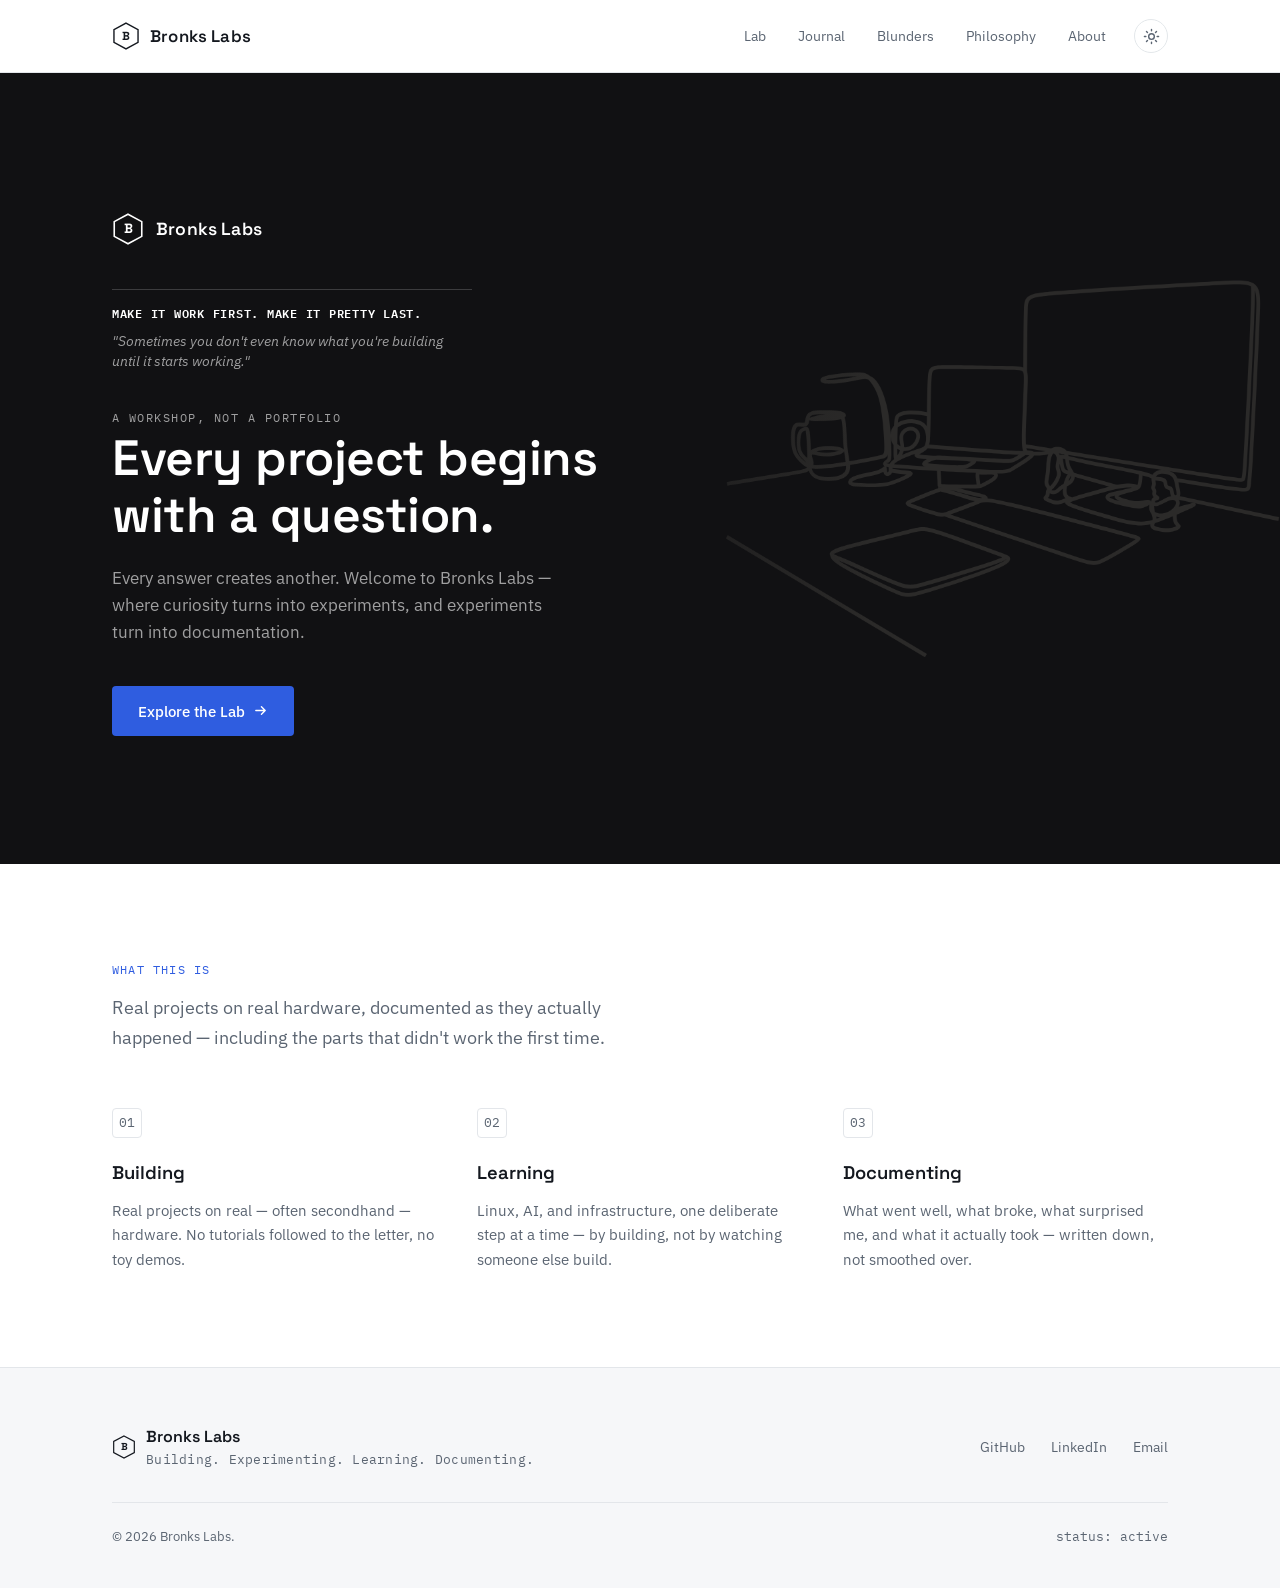
<file: index.html>
<!DOCTYPE html>
<html lang="en">
<head>
<script>(function(){var t=localStorage.getItem("theme");var d=window.matchMedia("(prefers-color-scheme: dark)").matches;document.documentElement.setAttribute("data-theme", t || (d?"dark":"light"));})();</script>
<meta charset="UTF-8">
<meta name="viewport" content="width=device-width, initial-scale=1.0">
<title>Bronks Labs — Every project begins with a question.</title>
<meta name="description" content="Bronks Labs is a workshop, not a portfolio. Building, learning, and documenting real technical projects.">
<meta property="og:title" content="Bronks Labs">
<meta property="og:description" content="Every project begins with a question. A workshop, not a portfolio.">
<meta property="og:image" content="assets/logo/og-banner.png">
<meta property="og:type" content="website">
<link rel="preconnect" href="https://fonts.googleapis.com">
<link rel="preconnect" href="https://fonts.gstatic.com" crossorigin>
<link href="https://fonts.googleapis.com/css2?family=Space+Grotesk:wght@400;500;600;700&family=IBM+Plex+Sans:wght@400;500;600&family=IBM+Plex+Mono:wght@400;500&display=swap" rel="stylesheet">
<link rel="stylesheet" href="css/styles.css?v=2">
<link rel="icon" type="image/x-icon" href="assets/favicon/favicon.ico">
<link rel="icon" type="image/png" sizes="32x32" href="assets/favicon/favicon-32x32.png">
<link rel="icon" type="image/png" sizes="16x16" href="assets/favicon/favicon-16x16.png">
<link rel="apple-touch-icon" sizes="180x180" href="assets/favicon/apple-touch-icon.png">
<link rel="manifest" href="site.webmanifest">
<style>
  /* ---------- Hero ---------- */
  .hero{
    position: relative;
    background: var(--hero-dark) url('assets/images/hero-lineart.png') right center / contain no-repeat;
    color: #fff;
    overflow: hidden;
    padding: 140px 0 128px;
    min-height: 560px;
    display: flex;
    align-items: center;
  }
  .hero::before{
    content: '';
    position: absolute; inset: 0;
    background: linear-gradient(90deg, rgba(17,17,19,0.96) 0%, rgba(17,17,19,0.82) 42%, transparent 68%);
  }
  .hero-inner{ position: relative; z-index: 2; width: 100%; }
  .hero-logo{
    display:flex; align-items:center; gap: 12px; margin-bottom: 44px;
    opacity: 0; animation: fadeUp 0.7s ease forwards 0.15s;
  }
  .hero-logo .hex{ width: 32px; height: 32px; }
  .hero-logo .hex polygon{ stroke: #fff; }
  .hero-logo .hex text{ fill: #fff; }
  .hero-logo span{ font-family: var(--font-display); font-weight: 600; font-size: 1.1rem; letter-spacing: 0.01em; }
  .eyebrow{
    font-family: var(--font-mono); font-size: 0.78rem; letter-spacing: 0.12em;
    text-transform: uppercase; color: var(--hero-text-dim); margin-bottom: 24px;
    opacity: 0; animation: fadeUp 0.7s ease forwards 0.3s;
  }
  h1{
    font-family: var(--font-display); font-weight: 600; font-size: clamp(2rem, 4.4vw, 3.1rem);
    line-height: 1.15; letter-spacing: -0.01em; max-width: 520px;
    opacity: 0; animation: fadeUp 0.7s ease forwards 0.45s;
  }
  .hero-sub{
    margin-top: 22px; font-size: 1.05rem; color: var(--hero-text-dim); max-width: 440px;
    opacity: 0; animation: fadeUp 0.7s ease forwards 0.6s;
  }
  @keyframes fadeUp{ from{ opacity: 0; transform: translateY(10px); } to{ opacity: 1; transform: translateY(0); } }
  .cta{
    display:inline-flex; align-items:center; gap: 8px; margin-top: 40px; padding: 13px 26px;
    background: var(--blue); color: #fff; font-family: var(--font-body); font-weight: 500; font-size: 0.95rem;
    border-radius: 4px; transition: transform 0.15s ease, background 0.15s ease;
    opacity: 0; animation: fadeUp 0.7s ease forwards 0.75s;
  }
  .cta:hover{ background: #2650c9; transform: translateY(-1px); }
  .cta svg{ width: 15px; height: 15px; transition: transform 0.15s ease; }
  .cta:hover svg{ transform: translateX(3px); }
  @media (prefers-reduced-motion: reduce){
    .hero-logo, .eyebrow, h1, .hero-sub, .cta{ animation: none; opacity: 1; }
  }
  @media (max-width: 640px){
    .hero{ padding: 104px 0 88px; min-height: 460px; }
    .hero::before{ background: linear-gradient(180deg, rgba(17,17,19,0.75) 0%, rgba(17,17,19,0.92) 60%, rgba(17.17.19,0.96) 100%); }
  }

  /* ---------- Triad section ---------- */
  .triad{ padding: 96px 0; border-bottom: 1px solid var(--border); }
  .triad-head{ max-width: 560px; margin-bottom: 56px; }
  .triad-head .label{
    font-family: var(--font-mono); font-size: 0.75rem; letter-spacing: 0.1em; text-transform: uppercase;
    color: var(--blue); margin-bottom: 14px; display:block;
  }
  .triad-head p{ font-size: 1.15rem; color: var(--ink-muted); }
  .triad-grid{ display:grid; grid-template-columns: repeat(3, 1fr); gap: 40px; }
  @media (max-width: 760px){ .triad-grid{ grid-template-columns: 1fr; gap: 36px; } }
  .triad-item .num{
    font-family: var(--font-mono); font-size: 0.8rem; color: var(--ink-muted); border: 1px solid var(--border);
    width: 30px; height: 30px; border-radius: 4px; display:flex; align-items:center; justify-content:center; margin-bottom: 20px;
  }
  .triad-item h3{ font-family: var(--font-display); font-size: 1.15rem; font-weight: 600; margin-bottom: 10px; }
  .triad-item p{ color: var(--ink-muted); font-size: 0.96rem; }
</style>
</head>
<body>

<header class="nav">
  <div class="wrap nav-inner">
    <a class="brand" href="index.html">
      <svg class="hex" viewBox="0 0 100 100" xmlns="http://www.w3.org/2000/svg">
        <polygon points="50,4 93,27 93,73 50,96 7,73 7,27" fill="none" stroke="currentColor" stroke-width="5"/>
        <text x="50" y="63" text-anchor="middle" font-family="Space Grotesk, sans-serif" font-weight="700" font-size="42" fill="currentColor">B</text>
      </svg>
      Bronks Labs
    </a>
    <div class="nav-right">
    <nav class="links">
      <a href="lab.html">Lab</a>
      <a href="journal.html">Journal</a>
        <a href="blunders.html">Blunders</a>
      <a href="philosophy.html">Philosophy</a>
      <a href="about.html">About</a>
    </nav>
      <button class="theme-toggle" onclick="toggleTheme()" aria-label="Toggle dark mode">
        <svg class="icon-sun" viewBox="0 0 24 24" fill="none" stroke="currentColor" stroke-width="2" stroke-linecap="round"><circle cx="12" cy="12" r="4"/><path d="M12 2v2M12 20v2M4.93 4.93l1.41 1.41M17.66 17.66l1.41 1.41M2 12h2M20 12h2M6.34 17.66l-1.41 1.41M19.07 4.93l-1.41 1.41"/></svg>
        <svg class="icon-moon" viewBox="0 0 24 24" fill="none" stroke="currentColor" stroke-width="2" stroke-linecap="round"><path d="M21 12.79A9 9 0 1 1 11.21 3 7 7 0 0 0 21 12.79z"/></svg>
      </button>
    </div>
  </div>
</header>

<section class="hero">
  <div class="wrap hero-inner">
    <div class="hero-logo">
      <svg class="hex" viewBox="0 0 100 100" xmlns="http://www.w3.org/2000/svg">
        <polygon points="50,4 93,27 93,73 50,96 7,73 7,27" fill="none" stroke="#fff" stroke-width="5"/>
        <text x="50" y="63" text-anchor="middle" font-family="Space Grotesk, sans-serif" font-weight="700" font-size="42" fill="#fff">B</text>
      </svg>
      <span>Bronks Labs</span>
    </div>
    <div class="brand-signature">
      <div class="motto">Make it work first. Make it pretty last.</div>
      <div class="quote">"Sometimes you don't even know what you're building until it starts working."</div>
    </div>
    <span class="eyebrow">A workshop, not a portfolio</span>
    <h1>Every project begins with a question.</h1>
    <p class="hero-sub">Every answer creates another. Welcome to Bronks Labs — where curiosity turns into experiments, and experiments turn into documentation.</p>
    <a class="cta" href="lab.html">
      Explore the Lab
      <svg viewBox="0 0 16 16" fill="none" xmlns="http://www.w3.org/2000/svg">
        <path d="M3 8H13M13 8L9 4M13 8L9 12" stroke="currentColor" stroke-width="1.5" stroke-linecap="round" stroke-linejoin="round"/>
      </svg>
    </a>
  </div>
</section>

<section class="triad">
  <div class="wrap">
    <div class="triad-head">
      <span class="label">What this is</span>
      <p>Real projects on real hardware, documented as they actually happened — including the parts that didn't work the first time.</p>
    </div>
    <div class="triad-grid">
      <div class="triad-item">
        <div class="num">01</div>
        <h3>Building</h3>
        <p>Real projects on real — often secondhand — hardware. No tutorials followed to the letter, no toy demos.</p>
      </div>
      <div class="triad-item">
        <div class="num">02</div>
        <h3>Learning</h3>
        <p>Linux, AI, and infrastructure, one deliberate step at a time — by building, not by watching someone else build.</p>
      </div>
      <div class="triad-item">
        <div class="num">03</div>
        <h3>Documenting</h3>
        <p>What went well, what broke, what surprised me, and what it actually took — written down, not smoothed over.</p>
      </div>
    </div>
  </div>
</section>

<footer>
  <div class="wrap">
    <div class="footer-top">
      <div class="footer-brand">
        <svg class="hex" viewBox="0 0 100 100" xmlns="http://www.w3.org/2000/svg">
          <polygon points="50,4 93,27 93,73 50,96 7,73 7,27" fill="none" stroke="currentColor" stroke-width="5"/>
          <text x="50" y="63" text-anchor="middle" font-family="Space Grotesk, sans-serif" font-weight="700" font-size="42" fill="currentColor">B</text>
        </svg>
        <div>
          <div class="footer-brand-text">Bronks Labs</div>
          <div class="footer-tagline">Building. Experimenting. Learning. Documenting.</div>
        </div>
      </div>
      <div class="footer-links">
        <a href="https://github.com/" target="_blank" rel="noopener">GitHub</a>
        <a href="https://linkedin.com/" target="_blank" rel="noopener">LinkedIn</a>
        <a href="mailto:marcin.j.korol@gmail.com">Email</a>
      </div>
    </div>
    <div class="footer-bottom">
      <span>&copy; 2026 Bronks Labs.</span>
      <span class="mono">status: active</span>
    </div>
  </div>
</footer>

<script src="theme.js"></script>
</body>
</html>
</file>
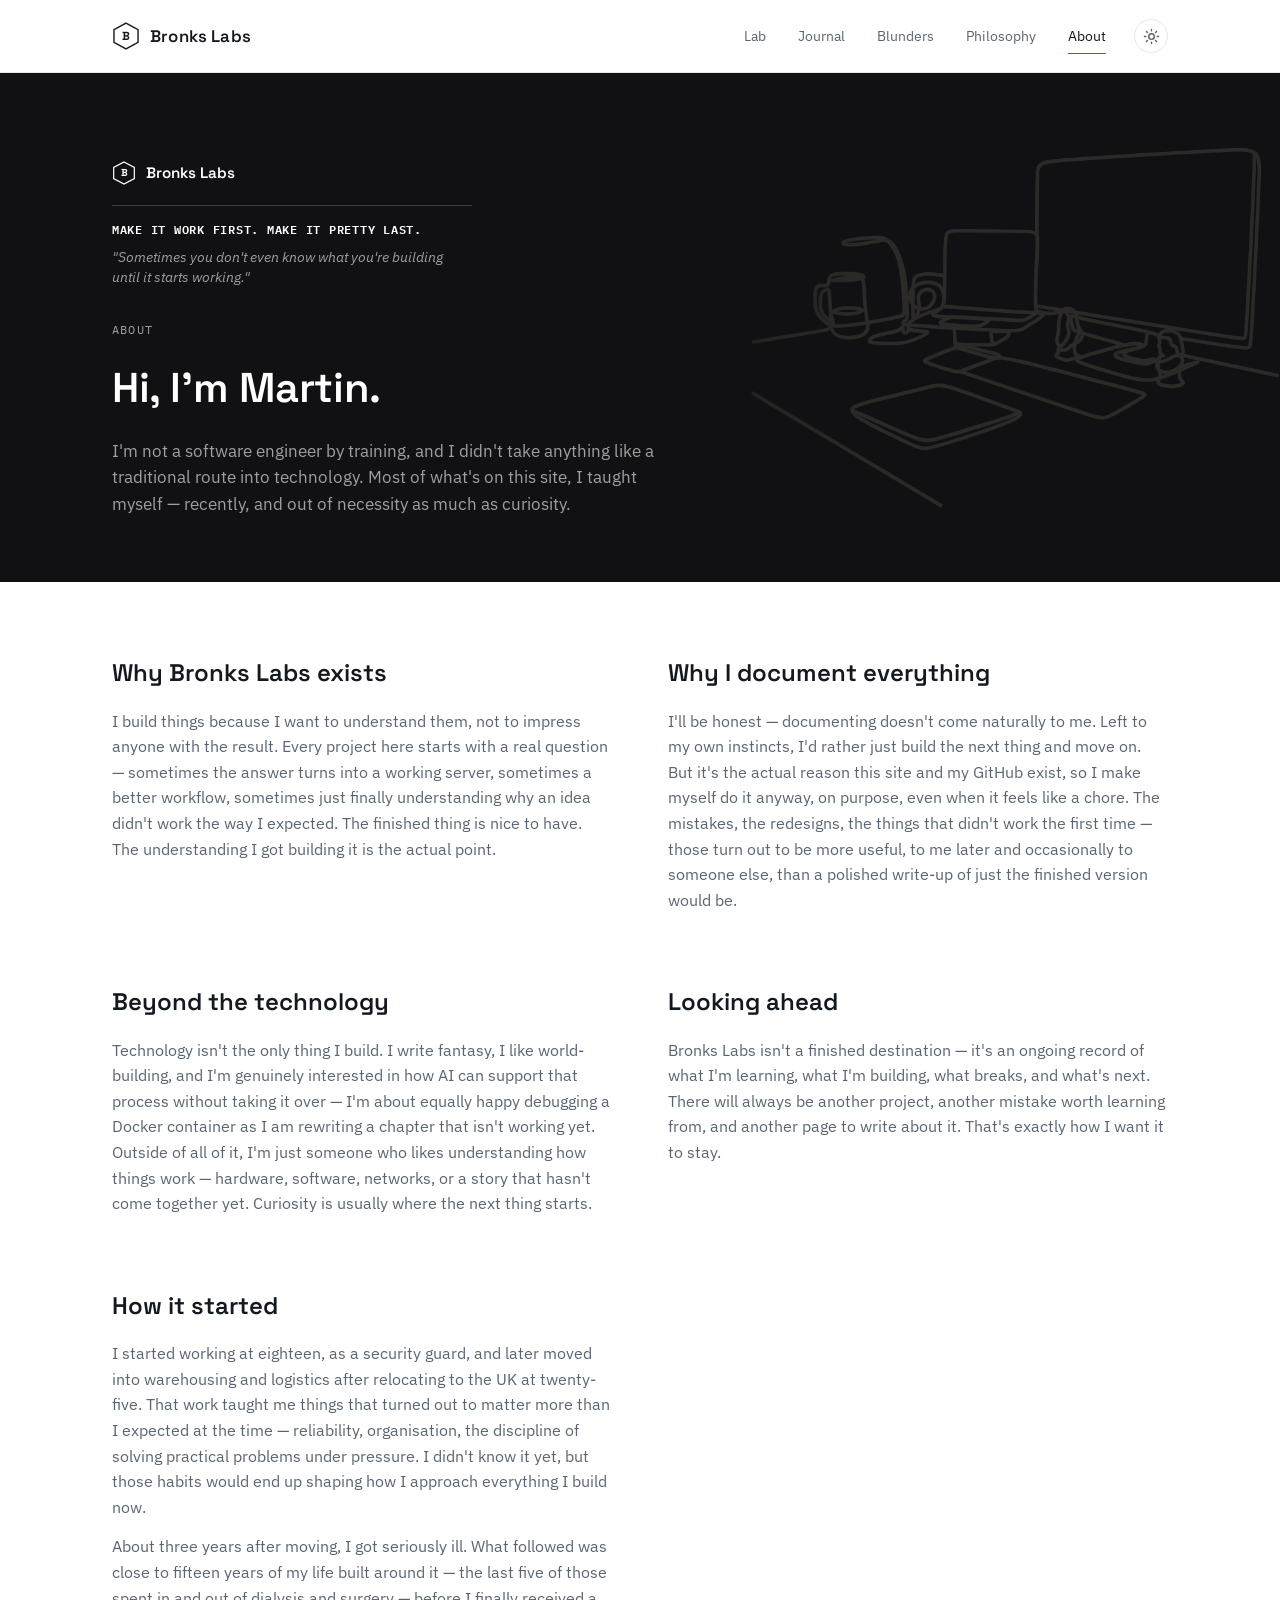
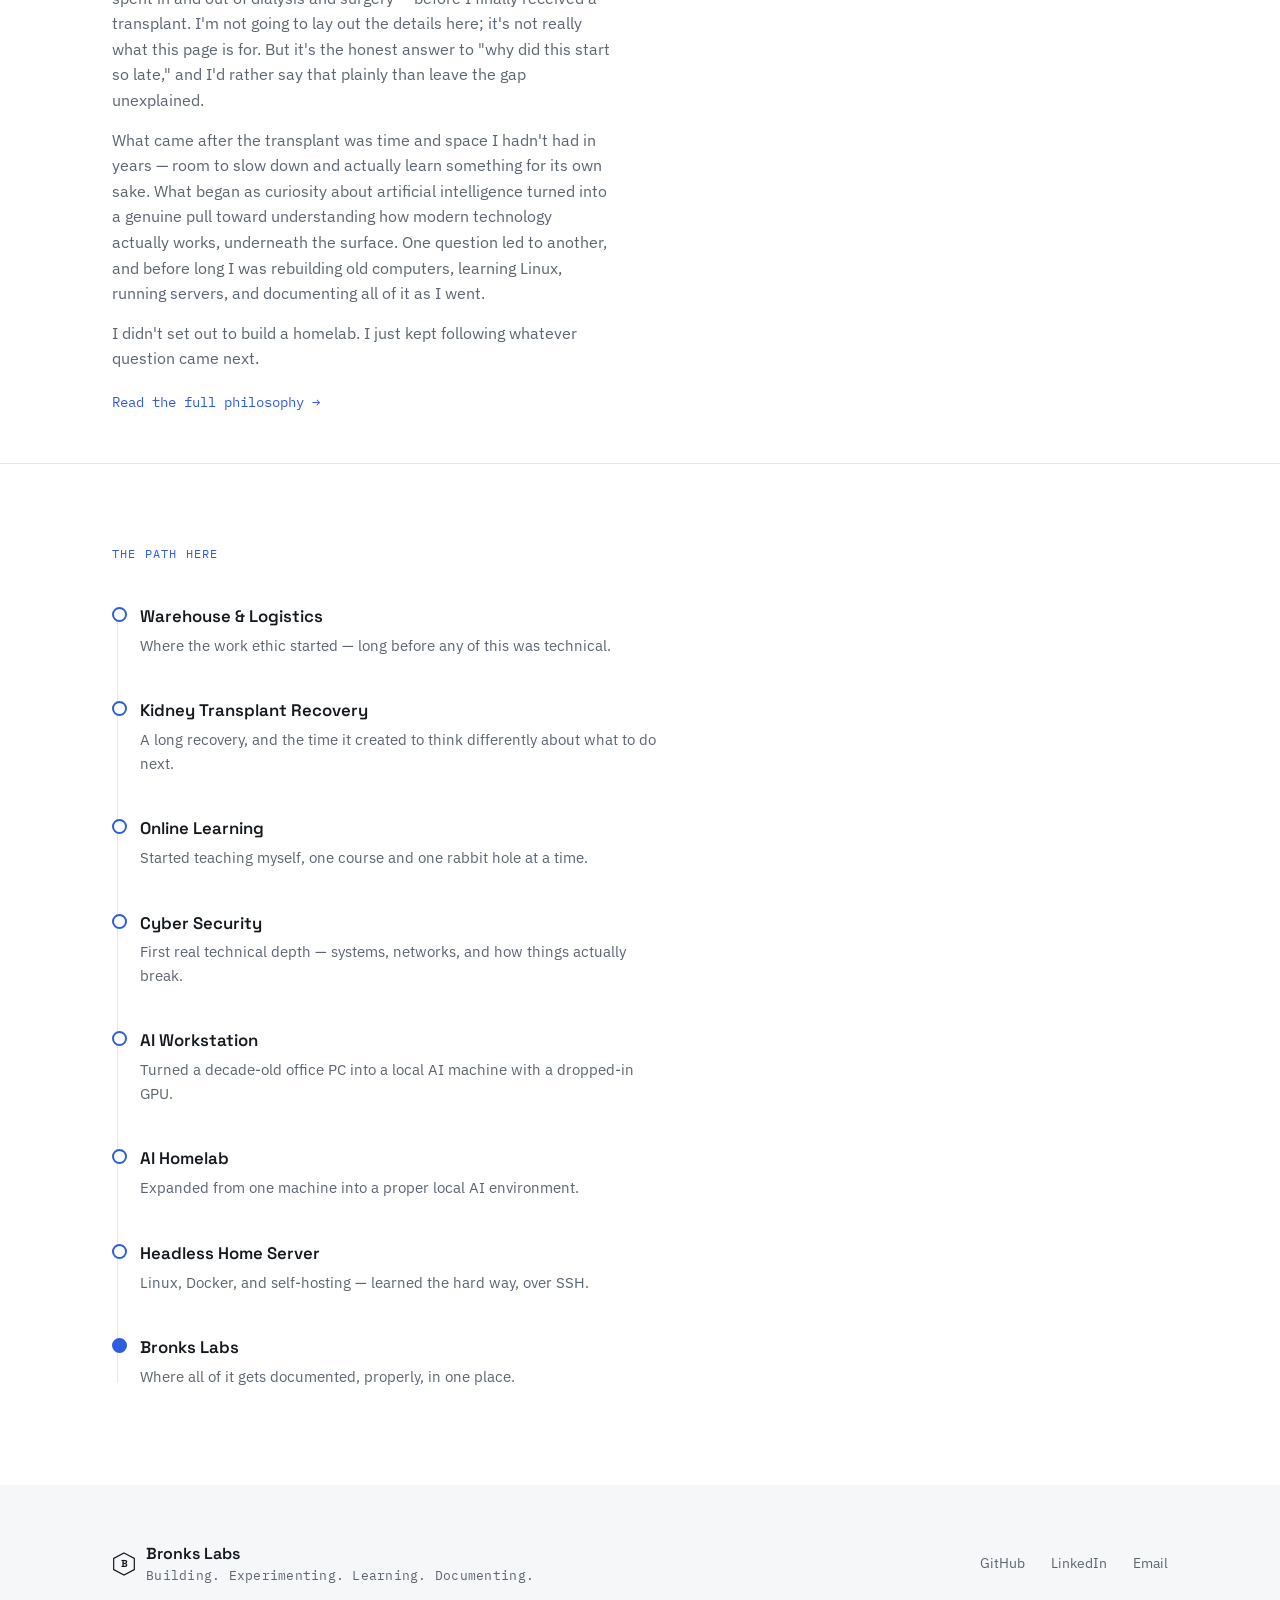
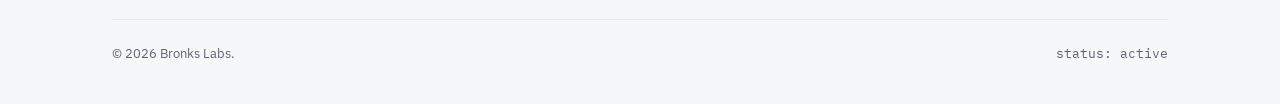
<file: about.html>
<!DOCTYPE html>
<html lang="en">
<head>
<script>(function(){var t=localStorage.getItem("theme");var d=window.matchMedia("(prefers-color-scheme: dark)").matches;document.documentElement.setAttribute("data-theme", t || (d?"dark":"light"));})();</script>
<meta charset="UTF-8">
<meta name="viewport" content="width=device-width, initial-scale=1.0">
<title>About — Bronks Labs</title>
<meta name="description" content="Martin — self-directed learner exploring AI, LLMs, Linux, and hardware, one real project at a time.">
<link rel="preconnect" href="https://fonts.googleapis.com">
<link rel="preconnect" href="https://fonts.gstatic.com" crossorigin>
<link href="https://fonts.googleapis.com/css2?family=Space+Grotesk:wght@400;500;600;700&family=IBM+Plex+Sans:wght@400;500;600&family=IBM+Plex+Mono:wght@400;500&display=swap" rel="stylesheet">
<link rel="stylesheet" href="css/styles.css?v=2">
<link rel="icon" type="image/x-icon" href="assets/favicon/favicon.ico">
<link rel="icon" type="image/png" sizes="32x32" href="assets/favicon/favicon-32x32.png">
<link rel="icon" type="image/png" sizes="16x16" href="assets/favicon/favicon-16x16.png">
<link rel="apple-touch-icon" sizes="180x180" href="assets/favicon/apple-touch-icon.png">
<link rel="manifest" href="site.webmanifest">
<style>
  .intro{ padding: 72px 0 48px; border-bottom: 1px solid var(--border); }
  .intro-grid{ display:grid; grid-template-columns: 1fr 1fr; gap: 56px; align-items: start; }
  @media (max-width: 760px){ .intro-grid{ grid-template-columns: 1fr; gap: 32px; } }
  .intro h2{ font-family: var(--font-display); font-weight: 600; font-size: 1.5rem; margin-bottom: 16px; }
  .intro p{ color: var(--ink-muted); font-size: 1rem; margin-bottom: 14px; }
  .philosophy-link{
    display:inline-flex; align-items:center; gap: 6px; margin-top: 6px;
    font-family: var(--font-mono); font-size: 0.85rem; color: var(--blue);
  }
  .philosophy-link:hover{ text-decoration: underline; }

  .timeline-section{ padding: 80px 0 96px; }
  .timeline-section .label{
    font-family: var(--font-mono); font-size: 0.75rem; letter-spacing: 0.1em; text-transform: uppercase;
    color: var(--blue); display:block; margin-bottom: 40px;
  }
  .timeline{ position: relative; padding-left: 28px; }
  .timeline::before{
    content: ''; position: absolute; left: 5px; top: 6px; bottom: 6px; width: 1px; background: var(--border);
  }
  .t-item{ position: relative; padding-bottom: 40px; }
  .t-item:last-child{ padding-bottom: 0; }
  .t-item::before{
    content: ''; position: absolute; left: -28px; top: 4px; width: 11px; height: 11px;
    border-radius: 50%; background: var(--bg); border: 2px solid var(--blue);
  }
  .t-item:last-child::before{ background: var(--blue); }
  .t-item h3{ font-family: var(--font-display); font-weight: 600; font-size: 1.05rem; margin-bottom: 4px; }
  .t-item p{ color: var(--ink-muted); font-size: 0.92rem; max-width: 520px; }
</style>
</head>
<body>

<header class="nav">
  <div class="wrap nav-inner">
    <a class="brand" href="index.html">
      <svg class="hex" viewBox="0 0 100 100" xmlns="http://www.w3.org/2000/svg">
        <polygon points="50,4 93,27 93,73 50,96 7,73 7,27" fill="none" stroke="currentColor" stroke-width="5"/>
        <text x="50" y="63" text-anchor="middle" font-family="Space Grotesk, sans-serif" font-weight="700" font-size="42" fill="currentColor">B</text>
      </svg>
      Bronks Labs
    </a>
    <div class="nav-right">
    <nav class="links">
      <a href="lab.html">Lab</a>
      <a href="journal.html">Journal</a>
        <a href="blunders.html">Blunders</a>
      <a href="philosophy.html">Philosophy</a>
      <a href="about.html" class="active">About</a>
    </nav>
      <button class="theme-toggle" onclick="toggleTheme()" aria-label="Toggle dark mode">
        <svg class="icon-sun" viewBox="0 0 24 24" fill="none" stroke="currentColor" stroke-width="2" stroke-linecap="round"><circle cx="12" cy="12" r="4"/><path d="M12 2v2M12 20v2M4.93 4.93l1.41 1.41M17.66 17.66l1.41 1.41M2 12h2M20 12h2M6.34 17.66l-1.41 1.41M19.07 4.93l-1.41 1.41"/></svg>
        <svg class="icon-moon" viewBox="0 0 24 24" fill="none" stroke="currentColor" stroke-width="2" stroke-linecap="round"><path d="M21 12.79A9 9 0 1 1 11.21 3 7 7 0 0 0 21 12.79z"/></svg>
      </button>
    </div>
  </div>
</header>

<section class="page-header">
  <div class="banner-grid" aria-hidden="true"></div>
  <div class="wrap">
    <div class="banner-logo">
      <svg class="hex" viewBox="0 0 100 100" xmlns="http://www.w3.org/2000/svg">
        <polygon points="50,4 93,27 93,73 50,96 7,73 7,27" fill="none" stroke="#fff" stroke-width="5"/>
        <text x="50" y="63" text-anchor="middle" font-family="Space Grotesk, sans-serif" font-weight="700" font-size="42" fill="#fff">B</text>
      </svg>
      <span>Bronks Labs</span>
    </div>
    <div class="brand-signature">
      <div class="motto">Make it work first. Make it pretty last.</div>
      <div class="quote">"Sometimes you don't even know what you're building until it starts working."</div>
    </div>
    <span class="label">About</span>
    <h1>Hi, I'm Martin.</h1>
    <p>I'm not a software engineer by training, and I didn't take anything like a traditional route into technology. Most of what's on this site, I taught myself — recently, and out of necessity as much as curiosity.</p>
  </div>
</section>

<section class="intro">
  <div class="wrap intro-grid">  
    <div>
      <h2>Why Bronks Labs exists</h2>
      <p>I build things because I want to understand them, not to impress anyone with the result. Every project here starts with a real question — sometimes the answer turns into a working server, sometimes a better workflow, sometimes just finally understanding why an idea didn't work the way I expected. The finished thing is nice to have. The understanding I got building it is the actual point.</p>  
    </div>
    <div>
      <h2>Why I document everything</h2>
      <p>I'll be honest — documenting doesn't come naturally to me. Left to my own instincts, I'd rather just build the next thing and move on. But it's the actual reason this site and my GitHub exist, so I make myself do it anyway, on purpose, even when it feels like a chore. The mistakes, the redesigns, the things that didn't work the first time — those turn out to be more useful, to me later and occasionally to someone else, than a polished write-up of just the finished version would be.</p>
    </div>
    <div>
      <h2>Beyond the technology</h2>
      <p>Technology isn't the only thing I build. I write fantasy, I like world-building, and I'm genuinely interested in how AI can support that process without taking it over — I'm about equally happy debugging a Docker container as I am rewriting a chapter that isn't working yet. Outside of all of it, I'm just someone who likes understanding how things work — hardware, software, networks, or a story that hasn't come together yet. Curiosity is usually where the next thing starts.</p>
    </div>
    <div>
      <h2>Looking ahead</h2>
      <p>Bronks Labs isn't a finished destination — it's an ongoing record of what I'm learning, what I'm building, what breaks, and what's next. There will always be another project, another mistake worth learning from, and another page to write about it. That's exactly how I want it to stay.</p>
    </div>
    <div>
      <h2>How it started</h2>
      <p>I started working at eighteen, as a security guard, and later moved into warehousing and logistics after relocating to the UK at twenty-five. That work taught me things that turned out to matter more than I expected at the time — reliability, organisation, the discipline of solving practical problems under pressure. I didn't know it yet, but those habits would end up shaping how I approach everything I build now.</p>
      <p>About three years after moving, I got seriously ill. What followed was close to fifteen years of my life built around it — the last five of those spent in and out of dialysis and surgery — before I finally received a transplant. I'm not going to lay out the details here; it's not really what this page is for. But it's the honest answer to "why did this start so late," and I'd rather say that plainly than leave the gap unexplained.</p>
      <p>What came after the transplant was time and space I hadn't had in years — room to slow down and actually learn something for its own sake. What began as curiosity about artificial intelligence turned into a genuine pull toward understanding how modern technology actually works, underneath the surface. One question led to another, and before long I was rebuilding old computers, learning Linux, running servers, and documenting all of it as I went.</p>
      <p>I didn't set out to build a homelab. I just kept following whatever question came next.</p>
      <a class="philosophy-link" href="philosophy.html">Read the full philosophy →</a>
    </div>
  </div>
</section>

<section class="timeline-section">
  <div class="wrap">
    <span class="label">The path here</span>
    <div class="timeline">
      <div class="t-item">
        <h3>Warehouse &amp; Logistics</h3>
        <p>Where the work ethic started — long before any of this was technical.</p>
      </div>
      <div class="t-item">
        <h3>Kidney Transplant Recovery</h3>
        <p>A long recovery, and the time it created to think differently about what to do next.</p>
      </div>
      <div class="t-item">
        <h3>Online Learning</h3>
        <p>Started teaching myself, one course and one rabbit hole at a time.</p>
      </div>
      <div class="t-item">
        <h3>Cyber Security</h3>
        <p>First real technical depth — systems, networks, and how things actually break.</p>
      </div>
      <div class="t-item">
        <h3>AI Workstation</h3>
        <p>Turned a decade-old office PC into a local AI machine with a dropped-in GPU.</p>
      </div>
      <div class="t-item">
        <h3>AI Homelab</h3>
        <p>Expanded from one machine into a proper local AI environment.</p>
      </div>
      <div class="t-item">
        <h3>Headless Home Server</h3>
        <p>Linux, Docker, and self-hosting — learned the hard way, over SSH.</p>
      </div>
      <div class="t-item">
        <h3>Bronks Labs</h3>
        <p>Where all of it gets documented, properly, in one place.</p>
      </div>
    </div>
  </div>
</section>

<footer>
  <div class="wrap">
    <div class="footer-top">
      <div class="footer-brand">
        <svg class="hex" viewBox="0 0 100 100" xmlns="http://www.w3.org/2000/svg">
          <polygon points="50,4 93,27 93,73 50,96 7,73 7,27" fill="none" stroke="currentColor" stroke-width="5"/>
          <text x="50" y="63" text-anchor="middle" font-family="Space Grotesk, sans-serif" font-weight="700" font-size="42" fill="currentColor">B</text>
        </svg>
        <div>
          <div class="footer-brand-text">Bronks Labs</div>
          <div class="footer-tagline">Building. Experimenting. Learning. Documenting.</div>
        </div>
      </div>
      <div class="footer-links">
        <a href="https://github.com/" target="_blank" rel="noopener">GitHub</a>
        <a href="https://linkedin.com/" target="_blank" rel="noopener">LinkedIn</a>
        <a href="mailto:marcin.j.korol@gmail.com">Email</a>
      </div>
    </div>
    <div class="footer-bottom">
      <span>&copy; 2026 Bronks Labs.</span>
      <span class="mono">status: active</span>
    </div>
  </div>
</footer>

<script src="theme.js"></script>
</body>
</html>
</file>
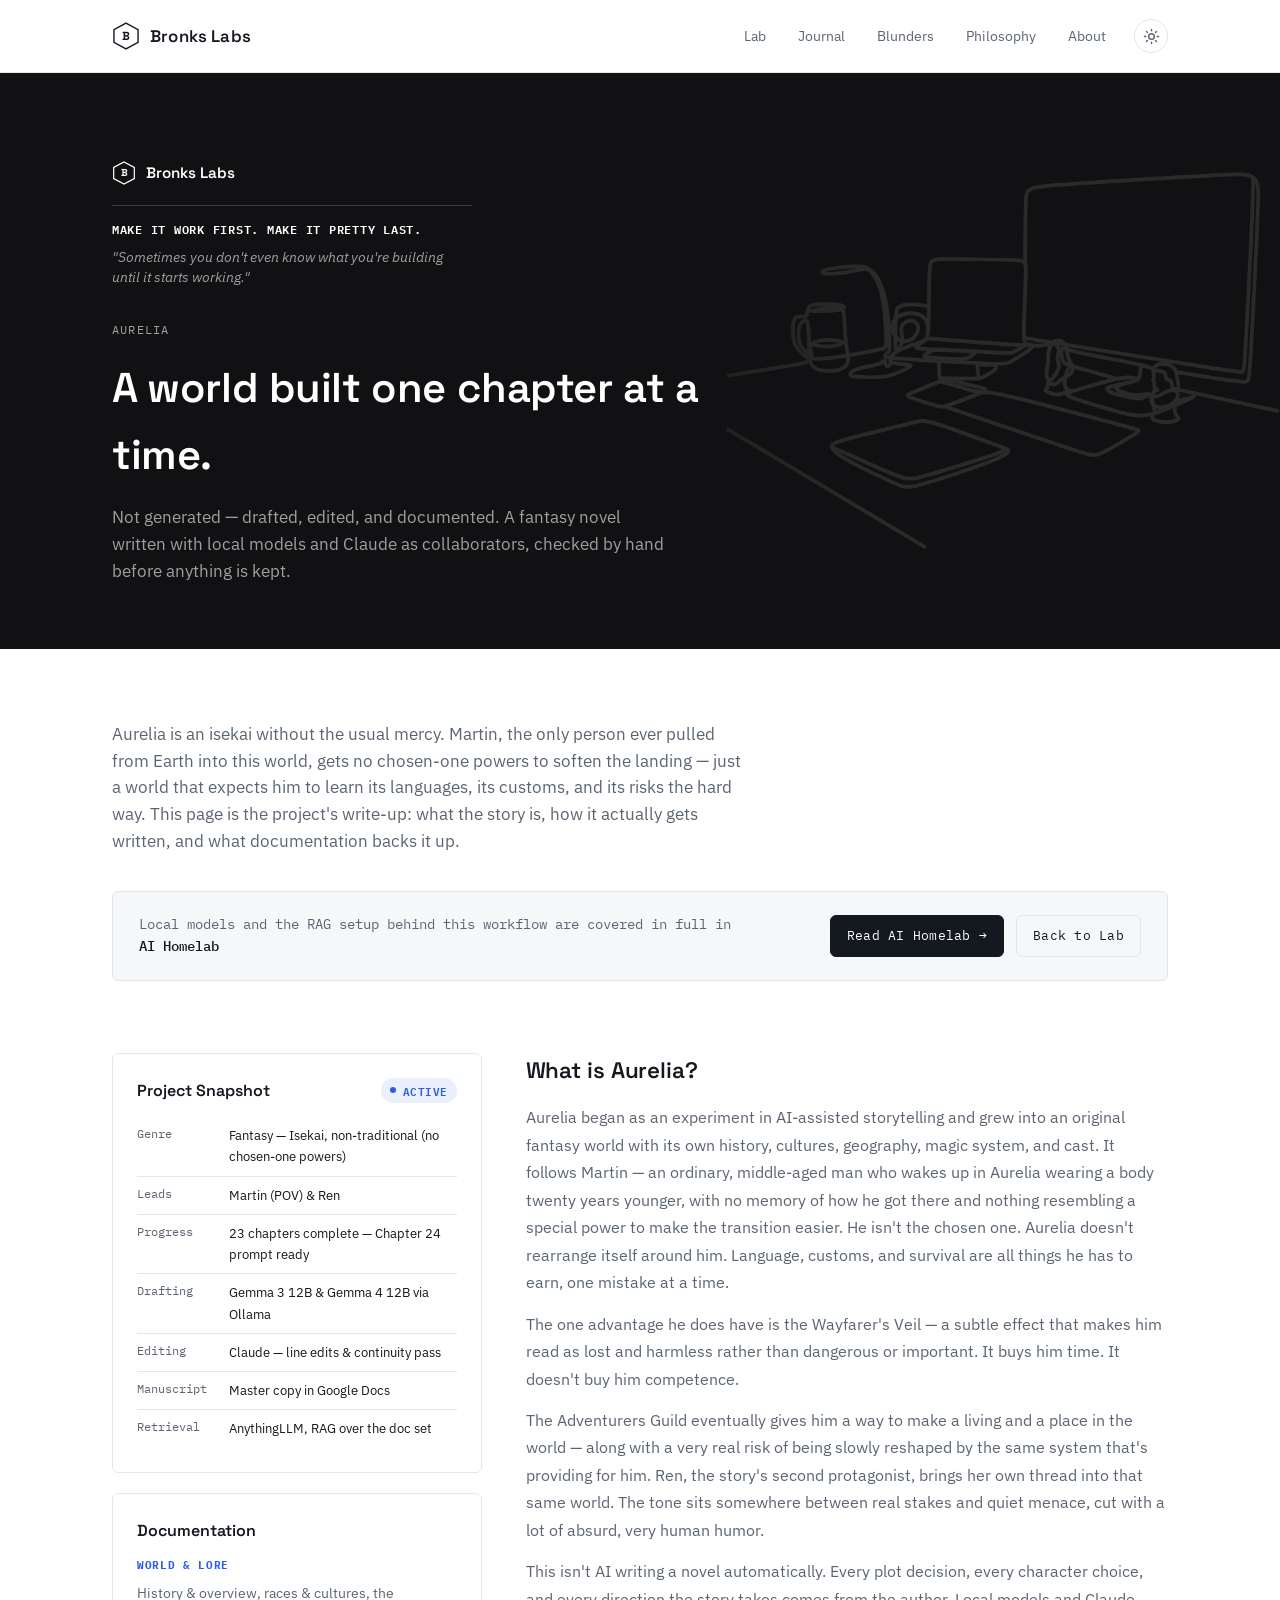
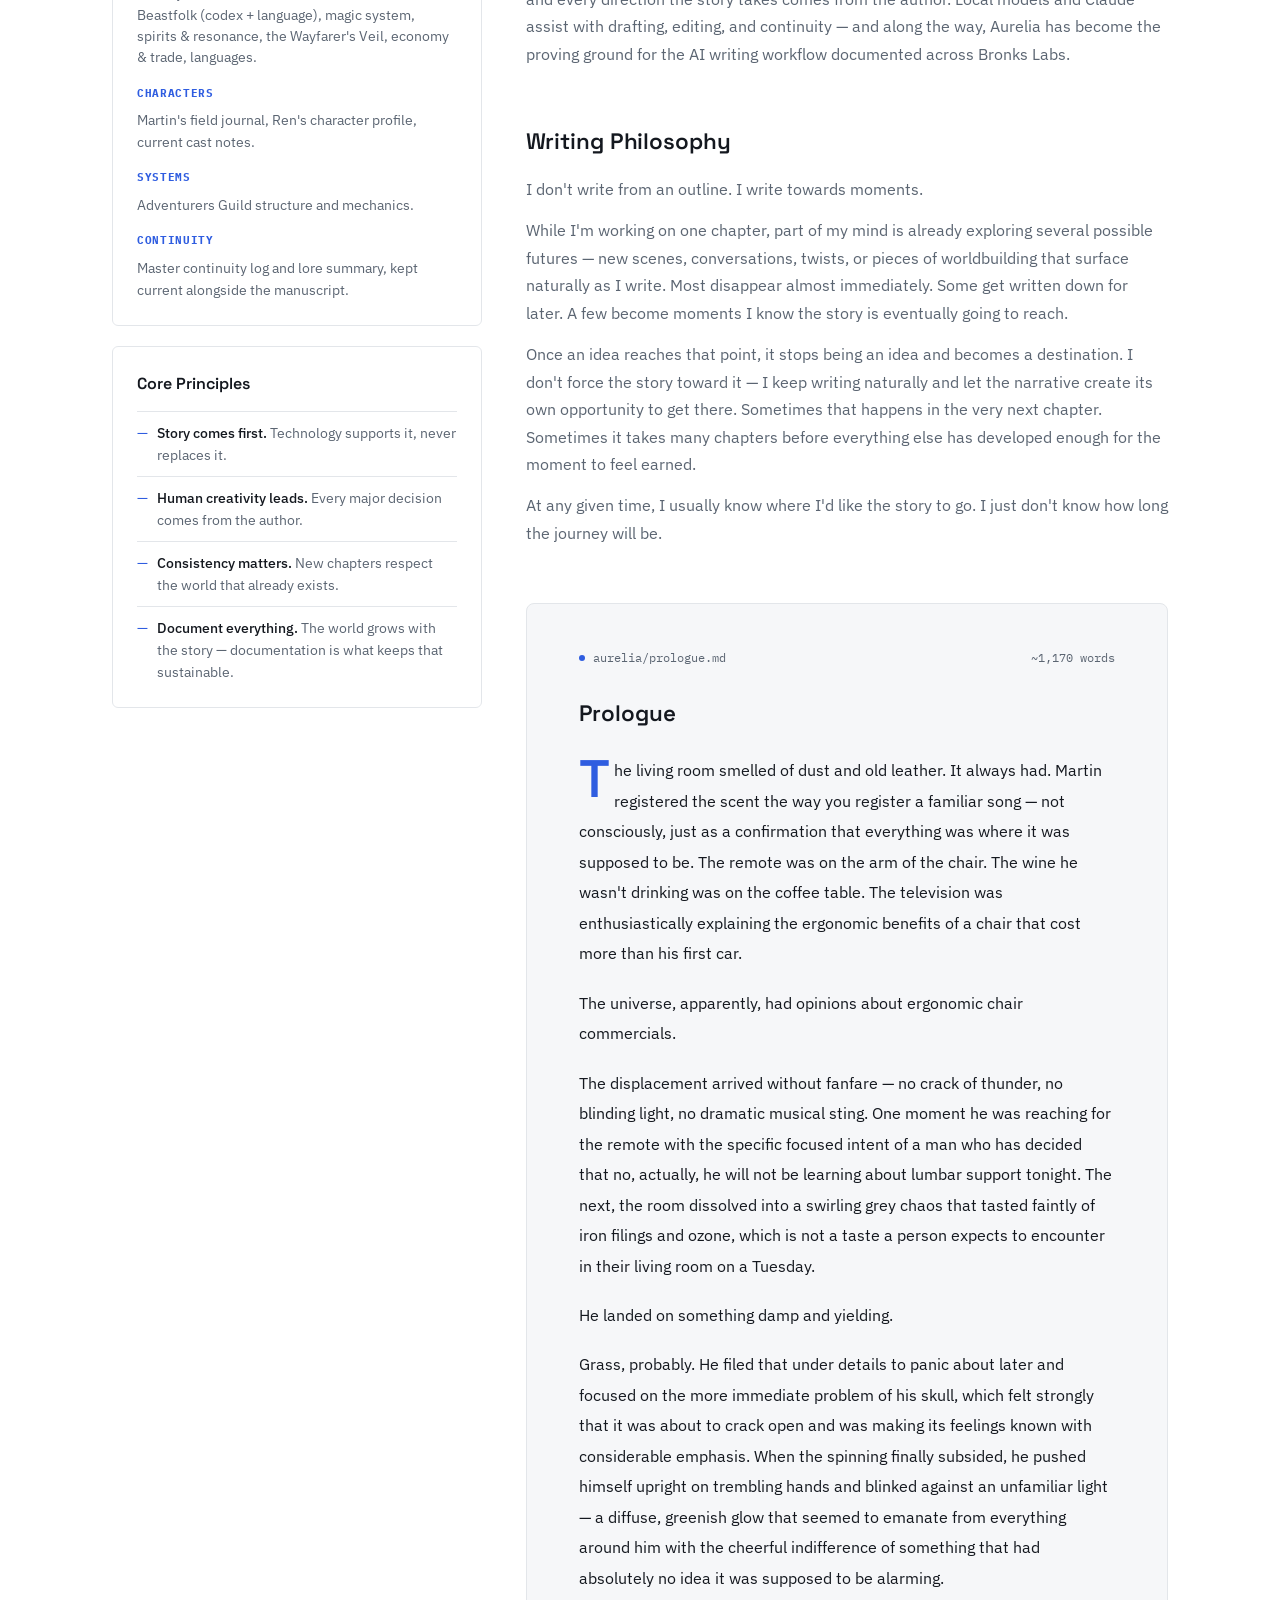
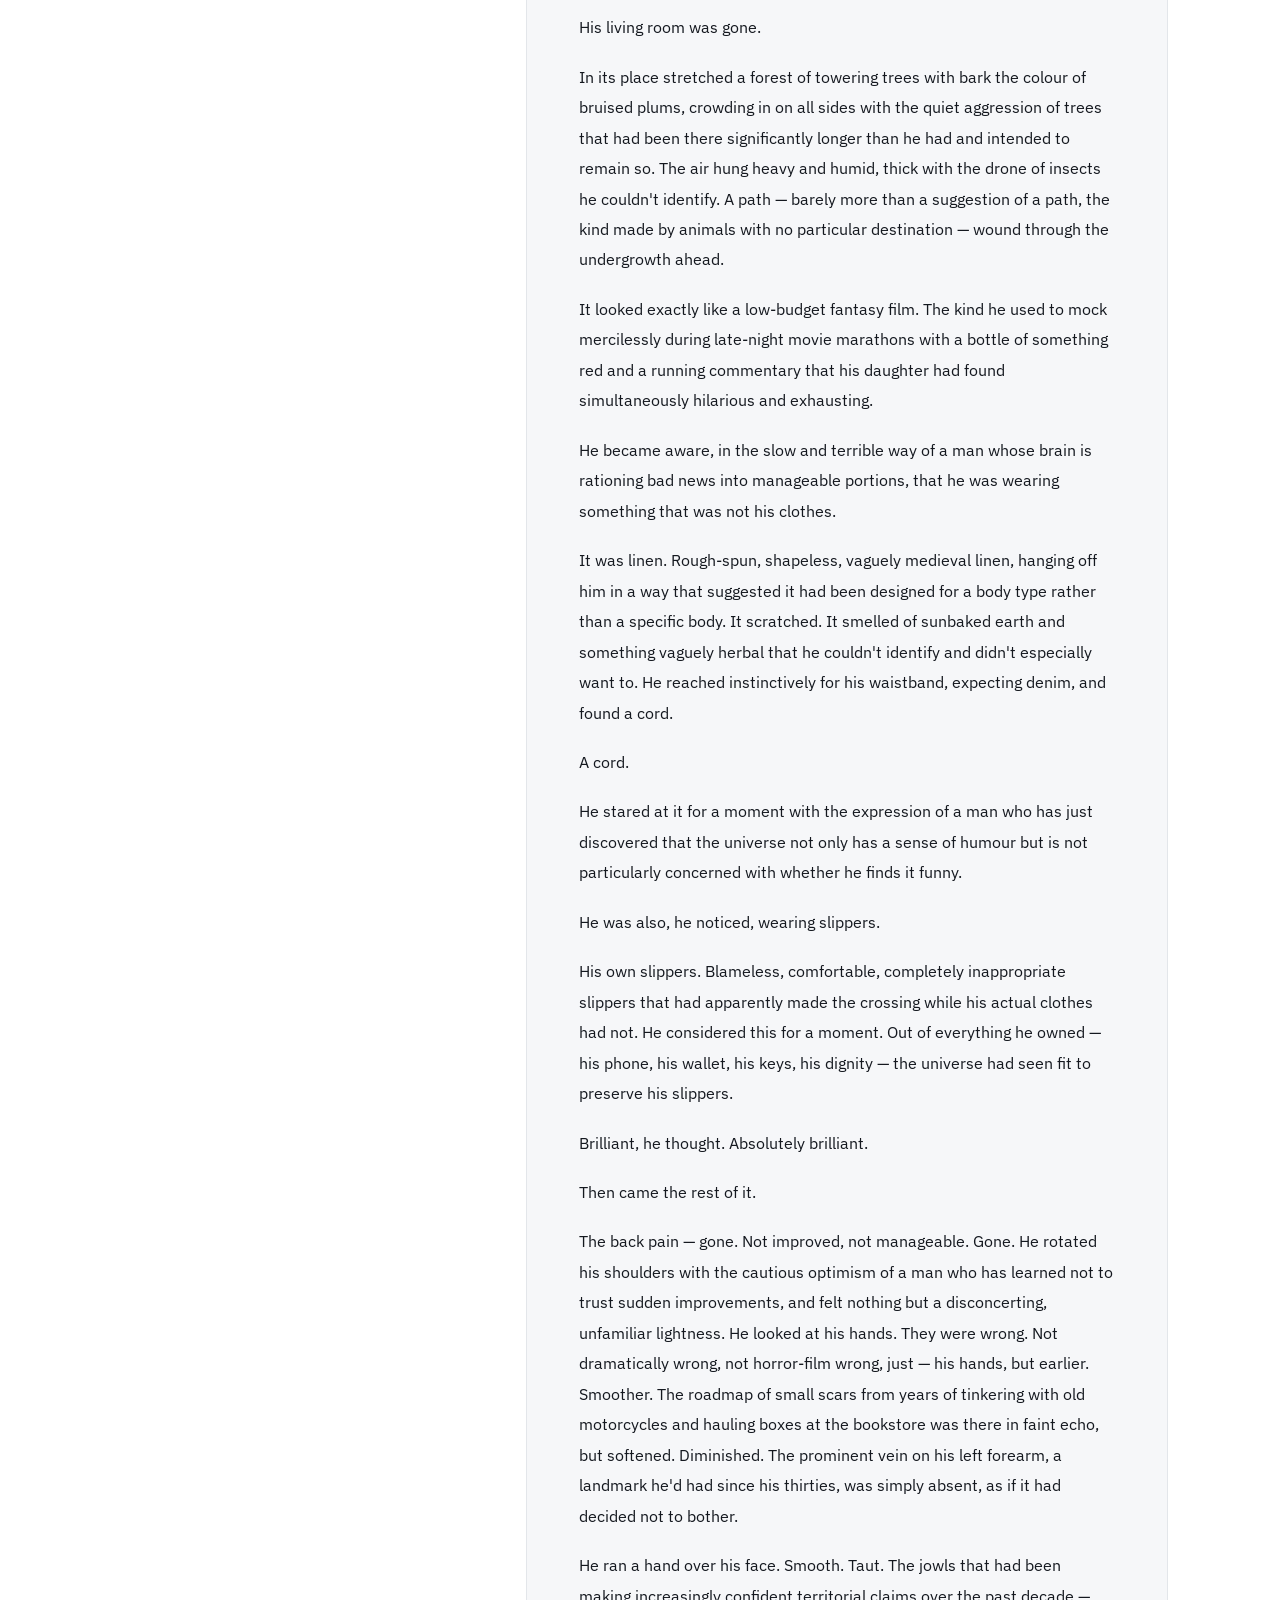
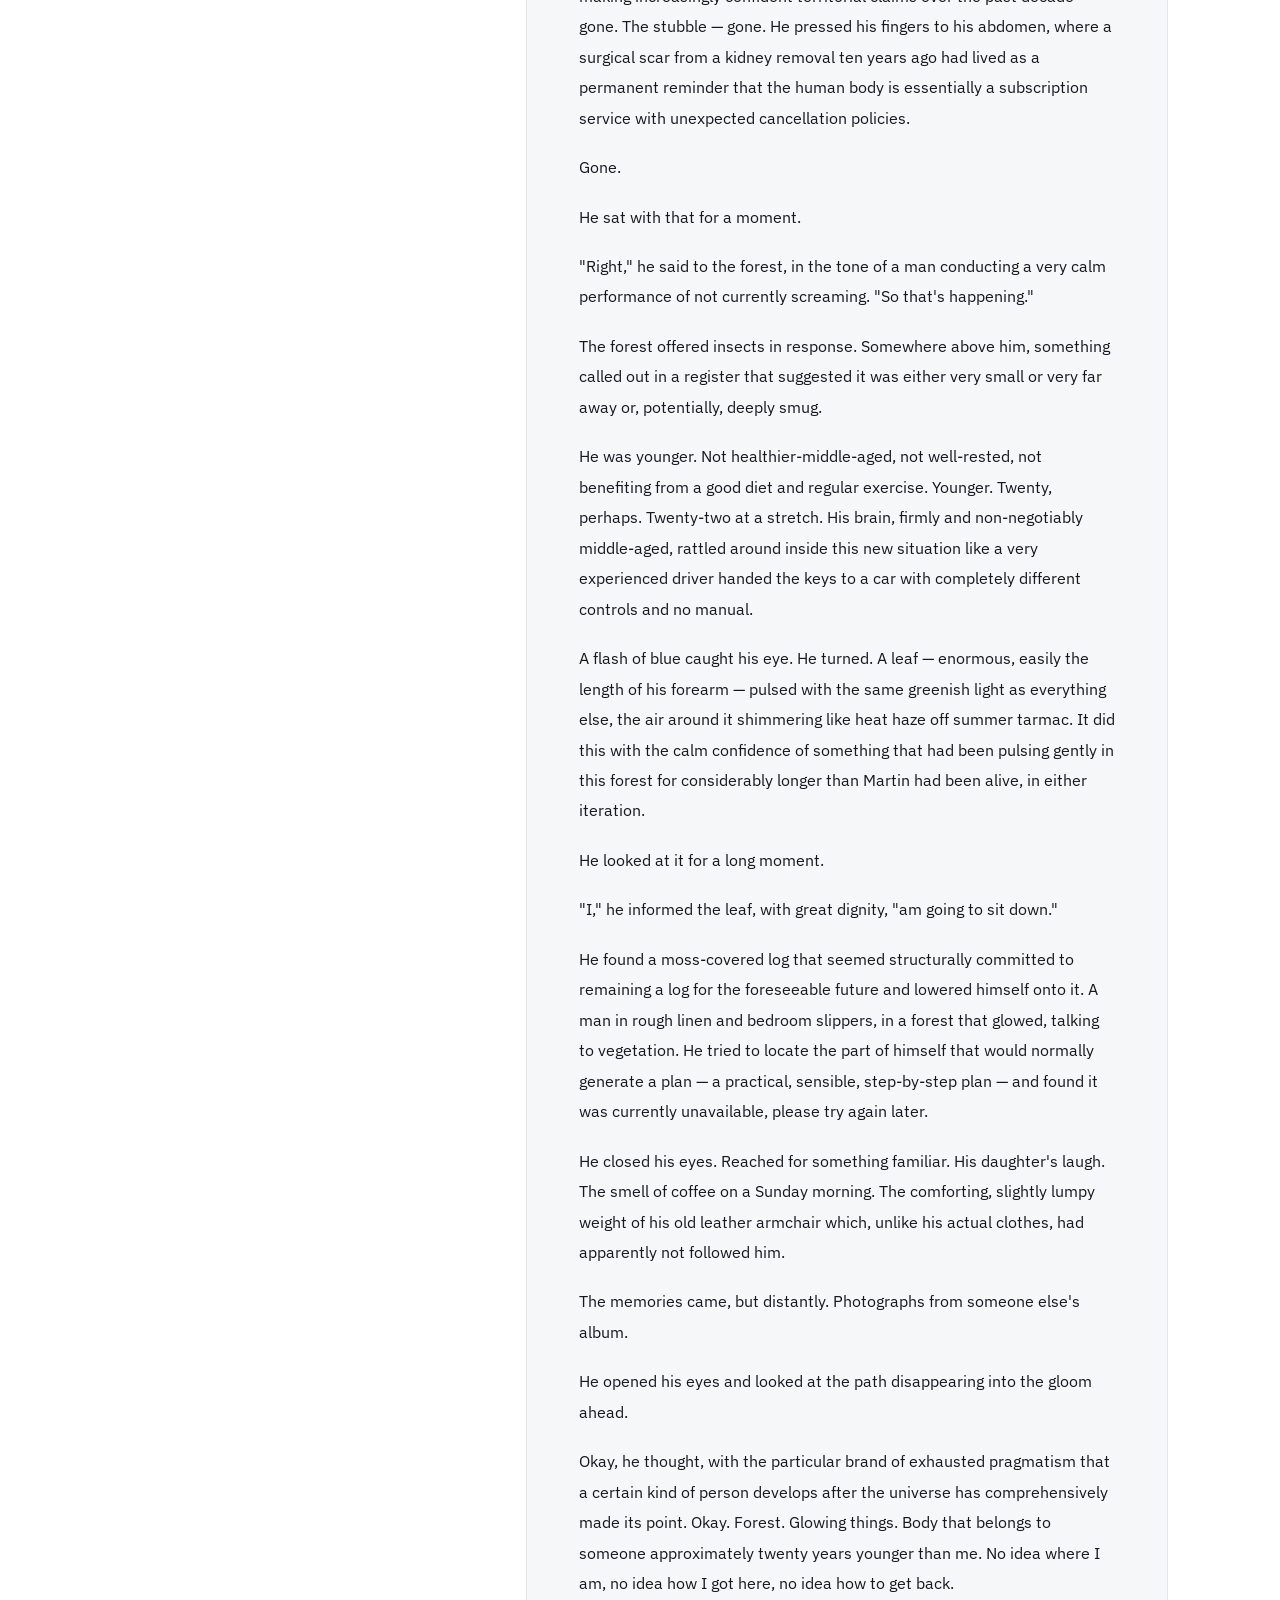
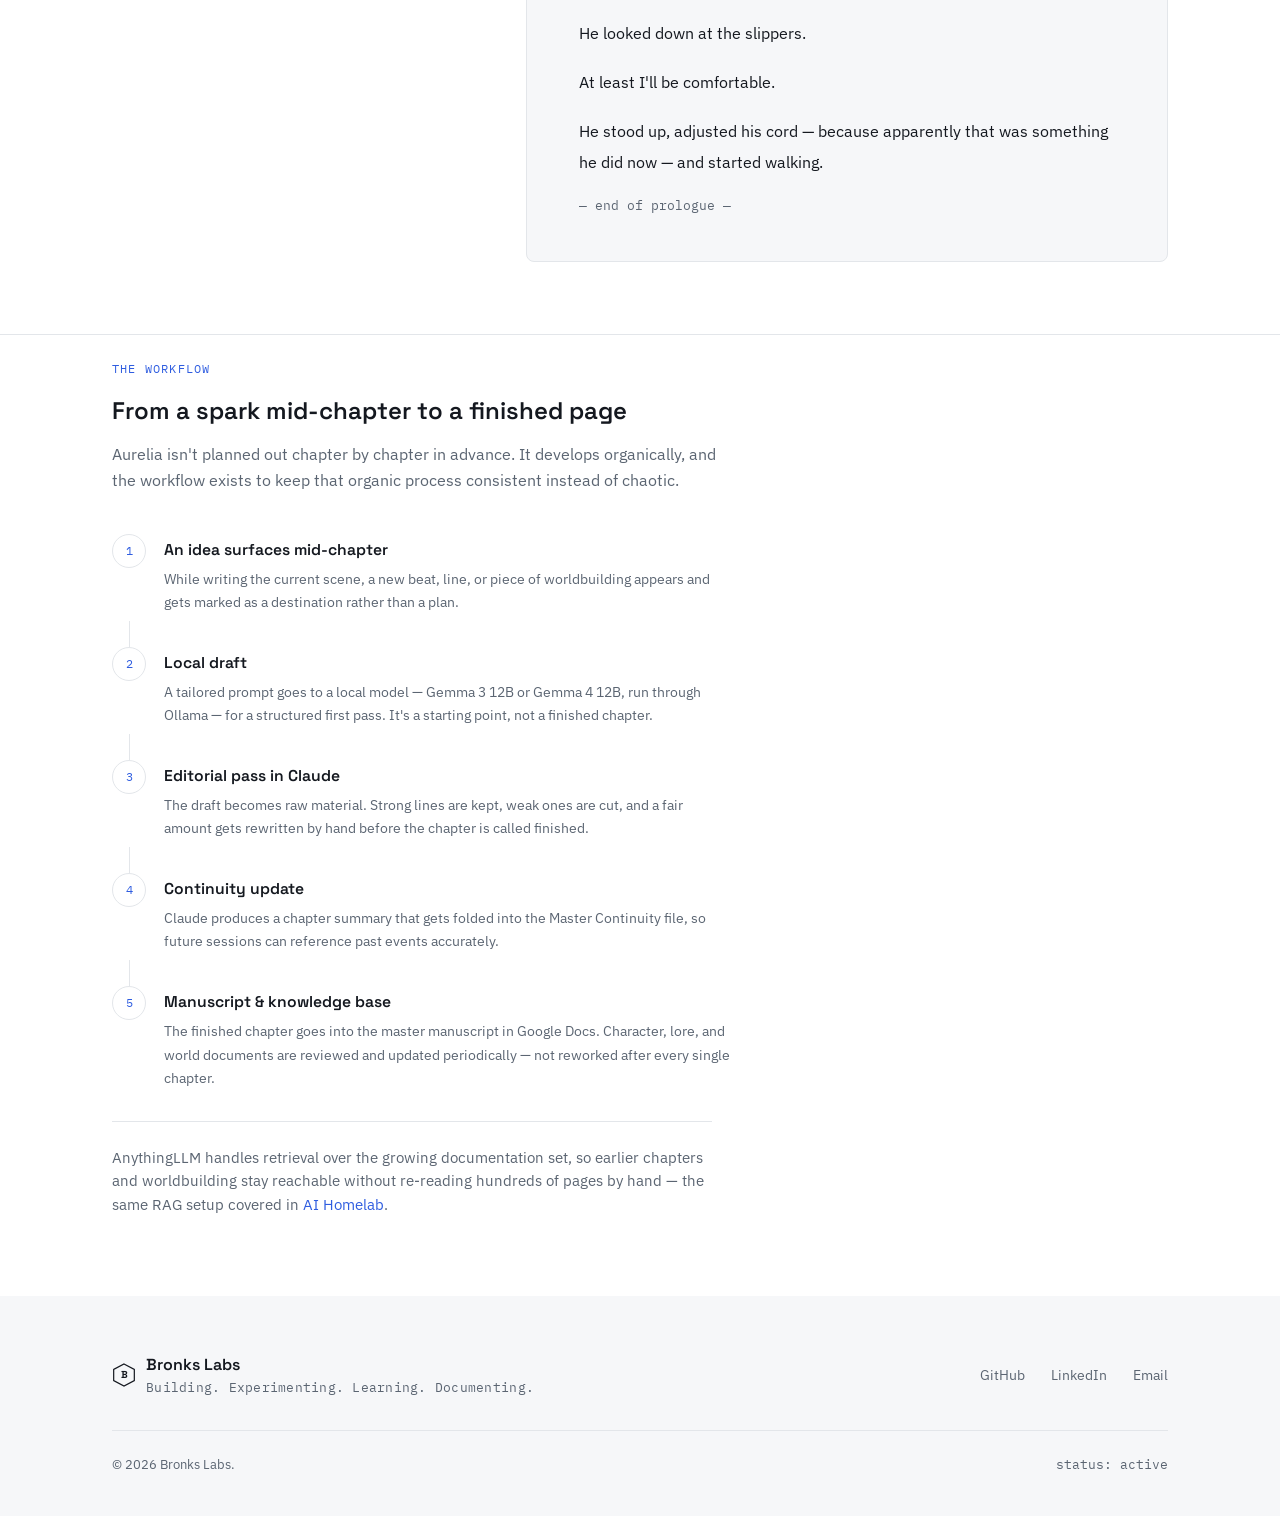
<file: aurelia.html>
<!DOCTYPE html>
<html lang="en">
<head>
<script>(function(){var t=localStorage.getItem("theme");var d=window.matchMedia("(prefers-color-scheme: dark)").matches;document.documentElement.setAttribute("data-theme", t || (d?"dark":"light"));})();</script>
<meta charset="UTF-8">
<meta name="viewport" content="width=device-width, initial-scale=1.0">
<title>Aurelia — Bronks Labs</title>
<meta name="description" content="Aurelia is an isekai fantasy novel drafted with local language models, edited with Claude, and documented like an engineering project — 23 chapters in, one prompt from the 24th.">
<link rel="preconnect" href="https://fonts.googleapis.com">
<link rel="preconnect" href="https://fonts.gstatic.com" crossorigin>
<link href="https://fonts.googleapis.com/css2?family=Space+Grotesk:wght@400;500;600;700&family=IBM+Plex+Sans:wght@400;500;600&family=IBM+Plex+Mono:wght@400;500&display=swap" rel="stylesheet">
<link rel="stylesheet" href="css/styles.css?v=2">
<link rel="icon" type="image/x-icon" href="assets/favicon/favicon.ico">
<link rel="icon" type="image/png" sizes="32x32" href="assets/favicon/favicon-32x32.png">
<link rel="icon" type="image/png" sizes="16x16" href="assets/favicon/favicon-16x16.png">
<link rel="apple-touch-icon" sizes="180x180" href="assets/favicon/apple-touch-icon.png">
<link rel="manifest" href="site.webmanifest">
<style>
  /* ---------- Intro + cross-link ---------- */
  .aurelia-intro{ padding: 72px 0 48px; }
  .aurelia-intro .lede{ max-width: 640px; color: var(--ink-muted); font-size: 1.05rem; }

  .cross-link{
    margin-top: 36px;
    display:flex; align-items:center; justify-content: space-between; flex-wrap: wrap; gap: 20px;
    border: 1px solid var(--border); border-radius: 6px; padding: 22px 26px;
    background: var(--bg-subtle);
  }
  .cross-link-text{ font-family: var(--font-mono); font-size: 0.85rem; color: var(--ink-muted); }
  .cross-link-text strong{ color: var(--ink); font-weight: 500; }
  .cross-link .buttons{ display:flex; gap: 12px; flex-wrap: wrap; }
  .btn{
    display:inline-flex; align-items:center; gap: 8px;
    font-family: var(--font-mono); font-size: 0.8rem; letter-spacing: 0.02em;
    padding: 10px 16px; border-radius: 6px; border: 1px solid var(--border);
    transition: border-color 0.15s ease, background 0.15s ease;
    white-space: nowrap;
  }
  .btn.primary{ background: var(--ink); color: var(--bg); border-color: var(--ink); }
  .btn.primary:hover{ opacity: 0.86; }
  .btn.ghost{ color: var(--ink); }
  .btn.ghost:hover{ border-color: var(--card-hover-border); background: var(--bg); }

  /* ---------- Two-column: cards (35%) / text (65%) ---------- */
  .split{ padding: 24px 0 72px; }
  .split-grid{ display:grid; grid-template-columns: 35% 1fr; gap: 44px; align-items: start; }
  @media (max-width: 900px){ .split-grid{ grid-template-columns: 1fr; gap: 40px; } }

  .rail{ position: sticky; top: 92px; display:flex; flex-direction:column; gap: 20px; }
  @media (max-width: 900px){ .rail{ position: static; } }

  .rail .card{
    border: 1px solid var(--border); border-radius: 6px; padding: 24px;
    background: var(--bg); transition: border-color 0.15s ease;
  }
  .rail .card:hover{ border-color: var(--card-hover-border); }
  .rail .card h3{
    font-family: var(--font-display); font-weight: 600; font-size: 1rem; margin-bottom: 14px;
    display:flex; align-items:center; justify-content: space-between; gap: 10px;
  }
  .status{
    display:inline-flex; align-items:center; gap: 7px;
    font-family: var(--font-mono); font-size: 0.68rem; letter-spacing: 0.04em; text-transform: uppercase;
    padding: 4px 9px; border-radius: 100px; white-space: nowrap; flex-shrink: 0;
    background: var(--blue-dim); color: var(--blue-status);
  }
  .status .dot{ width: 6px; height: 6px; border-radius: 50%; background: var(--blue-status); }

  .rail .spec-table{ width: 100%; border-collapse: collapse; font-size: 0.83rem; }
  .rail .spec-table tr{ border-bottom: 1px solid var(--border); }
  .rail .spec-table tr:last-child{ border-bottom: none; }
  .rail .spec-table td{ padding: 8px 0; vertical-align: top; }
  .rail .spec-table td:first-child{
    color: var(--ink-muted); font-family: var(--font-mono); font-size: 0.73rem;
    width: 92px; padding-right: 10px; white-space: nowrap;
  }

  .doc-group{ margin-bottom: 16px; }
  .doc-group:last-child{ margin-bottom: 0; }
  .doc-group h4{
    font-family: var(--font-mono); font-size: 0.7rem; text-transform: uppercase; letter-spacing: 0.06em;
    color: var(--blue); margin-bottom: 8px;
  }
  .doc-group p{ font-size: 0.86rem; color: var(--ink-muted); line-height: 1.55; }

  .rail .principles{ list-style: none; }
  .rail .principles li{
    padding: 10px 0; border-top: 1px solid var(--border); font-size: 0.86rem; color: var(--ink-muted);
    display:flex; gap: 9px;
  }
  .rail .principles li:last-child{ padding-bottom: 0; }
  .rail .principles li::before{ content: '—'; color: var(--blue); flex-shrink: 0; }
  .rail .principles strong{ color: var(--ink); font-weight: 500; }

  /* ---------- Reading column ---------- */
  .reading h2{
    font-family: var(--font-display); font-weight: 600; font-size: 1.4rem;
    margin-bottom: 16px; letter-spacing: -0.005em;
  }
  .reading > section{ margin-bottom: 56px; }
  .reading > section:last-child{ margin-bottom: 0; }
  .reading p{ color: var(--ink-muted); font-size: 0.98rem; margin-bottom: 14px; line-height: 1.75; }
  .reading p:last-child{ margin-bottom: 0; }

  /* ---------- Manuscript block (Prologue) ---------- */
  .manuscript{
    border: 1px solid var(--border); border-radius: 8px; background: var(--bg-subtle);
    padding: 44px clamp(24px, 5vw, 52px);
  }
  .manuscript .filepath{
    display:flex; align-items:center; gap: 8px; margin-bottom: 28px;
    font-family: var(--font-mono); font-size: 0.75rem; color: var(--ink-muted);
  }
  .manuscript .filepath .dot{ width: 6px; height: 6px; border-radius: 50%; background: var(--blue); flex-shrink:0; }
  .manuscript .filepath .wc{ margin-left: auto; }
  .manuscript h2{ margin-bottom: 24px; }
  .manuscript p{
    color: var(--ink); font-size: 1.03rem; line-height: 1.85; margin-bottom: 1.15em;
    max-width: 62ch;
  }
  .manuscript p:first-of-type::first-letter{
    font-family: var(--font-display); font-weight: 600; font-size: 3.2em; line-height: 0.85;
    float: left; padding: 0.04em 0.08em 0 0; color: var(--blue);
  }
  .manuscript .end-mark{ margin-top: 8px; color: var(--ink-muted); font-family: var(--font-mono); font-size: 0.8rem; }

  /* ---------- Workflow (full width, below split) ---------- */
  .workflow{ padding: 24px 0 80px; border-top: 1px solid var(--border); }
  .section-label{
    font-family: var(--font-mono); font-size: 0.75rem; letter-spacing: 0.1em; text-transform: uppercase;
    color: var(--blue); display:block; margin-bottom: 14px;
  }
  .workflow h2{ font-family: var(--font-display); font-weight: 600; font-size: 1.5rem; margin-bottom: 12px; }
  .workflow > .wrap > p.intro-p{ color: var(--ink-muted); max-width: 620px; margin-bottom: 40px; }

  .flow{ max-width: 620px; }
  .flow-step{ display:flex; gap: 18px; align-items:flex-start; padding-bottom: 8px; }
  .flow-step .node{
    font-family: var(--font-mono); font-size: 0.78rem; color: var(--blue);
    border: 1px solid var(--border); background: var(--bg);
    width: 34px; height: 34px; border-radius: 100px; flex-shrink: 0;
    display:flex; align-items:center; justify-content:center;
  }
  .flow-step .body{ padding-top: 4px; }
  .flow-step h4{ font-family: var(--font-display); font-weight: 600; font-size: 0.98rem; margin-bottom: 4px; }
  .flow-step p{ color: var(--ink-muted); font-size: 0.9rem; }
  .flow-arrow{ margin-left: 17px; width: 1px; height: 26px; background: var(--border); }
  .flow-note{
    margin-top: 24px; padding-top: 24px; border-top: 1px solid var(--border);
    color: var(--ink-muted); font-size: 0.92rem; max-width: 600px;
  }
</style>
</head>
<body>

<header class="nav">
  <div class="wrap nav-inner">
    <a class="brand" href="index.html">
      <svg class="hex" viewBox="0 0 100 100" xmlns="http://www.w3.org/2000/svg">
        <polygon points="50,4 93,27 93,73 50,96 7,73 7,27" fill="none" stroke="currentColor" stroke-width="5"/>
        <text x="50" y="63" text-anchor="middle" font-family="Space Grotesk, sans-serif" font-weight="700" font-size="42" fill="currentColor">B</text>
      </svg>
      Bronks Labs
    </a>
    <div class="nav-right">
    <nav class="links">
      <a href="lab.html">Lab</a>
      <a href="journal.html">Journal</a>
      <a href="blunders.html">Blunders</a>
      <a href="philosophy.html">Philosophy</a>
      <a href="about.html">About</a>
    </nav>
      <button class="theme-toggle" onclick="toggleTheme()" aria-label="Toggle dark mode">
        <svg class="icon-sun" viewBox="0 0 24 24" fill="none" stroke="currentColor" stroke-width="2" stroke-linecap="round"><circle cx="12" cy="12" r="4"/><path d="M12 2v2M12 20v2M4.93 4.93l1.41 1.41M17.66 17.66l1.41 1.41M2 12h2M20 12h2M6.34 17.66l-1.41 1.41M19.07 4.93l-1.41 1.41"/></svg>
        <svg class="icon-moon" viewBox="0 0 24 24" fill="none" stroke="currentColor" stroke-width="2" stroke-linecap="round"><path d="M21 12.79A9 9 0 1 1 11.21 3 7 7 0 0 0 21 12.79z"/></svg>
      </button>
    </div>
  </div>
</header>

<section class="page-header">
  <div class="banner-grid" aria-hidden="true"></div>
  <div class="wrap">
    <div class="banner-logo">
      <svg class="hex" viewBox="0 0 100 100" xmlns="http://www.w3.org/2000/svg">
        <polygon points="50,4 93,27 93,73 50,96 7,73 7,27" fill="none" stroke="#fff" stroke-width="5"/>
        <text x="50" y="63" text-anchor="middle" font-family="Space Grotesk, sans-serif" font-weight="700" font-size="42" fill="#fff">B</text>
      </svg>
      <span>Bronks Labs</span>
    </div>
    <div class="brand-signature">
      <div class="motto">Make it work first. Make it pretty last.</div>
      <div class="quote">"Sometimes you don't even know what you're building until it starts working."</div>
    </div>
    <span class="label">Aurelia</span>
    <h1>A world built one chapter at a time.</h1>
    <p>Not generated — drafted, edited, and documented. A fantasy novel written with local models and Claude as collaborators, checked by hand before anything is kept.</p>
  </div>
</section>

<section class="aurelia-intro">
  <div class="wrap">
    <p class="lede">Aurelia is an isekai without the usual mercy. Martin, the only person ever pulled from Earth into this world, gets no chosen-one powers to soften the landing — just a world that expects him to learn its languages, its customs, and its risks the hard way. This page is the project's write-up: what the story is, how it actually gets written, and what documentation backs it up.</p>

    <div class="cross-link">
      <div class="cross-link-text">Local models and the RAG setup behind this workflow are covered in full in <br><strong>AI Homelab</strong></div>
      <div class="buttons">
        <a class="btn primary" href="homelab.html">Read AI Homelab →</a>
        <a class="btn ghost" href="lab.html">Back to Lab</a>
      </div>
    </div>
  </div>
</section>

<section class="split">
  <div class="wrap split-grid">

    <div class="rail">
      <div class="card">
        <h3>Project Snapshot <span class="status"><span class="dot"></span>Active</span></h3>
        <table class="spec-table">
          <tr><td>Genre</td><td>Fantasy — Isekai, non-traditional (no chosen-one powers)</td></tr>
          <tr><td>Leads</td><td>Martin (POV) &amp; Ren</td></tr>
          <tr><td>Progress</td><td>23 chapters complete — Chapter 24 prompt ready</td></tr>
          <tr><td>Drafting</td><td>Gemma 3 12B &amp; Gemma 4 12B via Ollama</td></tr>
          <tr><td>Editing</td><td>Claude — line edits &amp; continuity pass</td></tr>
          <tr><td>Manuscript</td><td>Master copy in Google Docs</td></tr>
          <tr><td>Retrieval</td><td>AnythingLLM, RAG over the doc set</td></tr>
        </table>
      </div>

      <div class="card">
        <h3>Documentation</h3>
        <div class="doc-group">
          <h4>World &amp; Lore</h4>
          <p>History &amp; overview, races &amp; cultures, the Beastfolk (codex + language), magic system, spirits &amp; resonance, the Wayfarer's Veil, economy &amp; trade, languages.</p>
        </div>
        <div class="doc-group">
          <h4>Characters</h4>
          <p>Martin's field journal, Ren's character profile, current cast notes.</p>
        </div>
        <div class="doc-group">
          <h4>Systems</h4>
          <p>Adventurers Guild structure and mechanics.</p>
        </div>
        <div class="doc-group">
          <h4>Continuity</h4>
          <p>Master continuity log and lore summary, kept current alongside the manuscript.</p>
        </div>
      </div>

      <div class="card">
        <h3>Core Principles</h3>
        <ul class="principles">
          <li><span><strong>Story comes first.</strong> Technology supports it, never replaces it.</span></li>
          <li><span><strong>Human creativity leads.</strong> Every major decision comes from the author.</span></li>
          <li><span><strong>Consistency matters.</strong> New chapters respect the world that already exists.</span></li>
          <li><span><strong>Document everything.</strong> The world grows with the story — documentation is what keeps that sustainable.</span></li>
        </ul>
      </div>
    </div>

    <div class="reading">
      <section>
        <h2>What is Aurelia?</h2>
        <p>Aurelia began as an experiment in AI-assisted storytelling and grew into an original fantasy world with its own history, cultures, geography, magic system, and cast. It follows Martin — an ordinary, middle-aged man who wakes up in Aurelia wearing a body twenty years younger, with no memory of how he got there and nothing resembling a special power to make the transition easier. He isn't the chosen one. Aurelia doesn't rearrange itself around him. Language, customs, and survival are all things he has to earn, one mistake at a time.</p>
        <p>The one advantage he does have is the Wayfarer's Veil — a subtle effect that makes him read as lost and harmless rather than dangerous or important. It buys him time. It doesn't buy him competence.</p>
        <p>The Adventurers Guild eventually gives him a way to make a living and a place in the world — along with a very real risk of being slowly reshaped by the same system that's providing for him. Ren, the story's second protagonist, brings her own thread into that same world. The tone sits somewhere between real stakes and quiet menace, cut with a lot of absurd, very human humor.</p>
        <p>This isn't AI writing a novel automatically. Every plot decision, every character choice, and every direction the story takes comes from the author. Local models and Claude assist with drafting, editing, and continuity — and along the way, Aurelia has become the proving ground for the AI writing workflow documented across Bronks Labs.</p>
      </section>

      <section>
        <h2>Writing Philosophy</h2>
        <p>I don't write from an outline. I write towards moments.</p>
        <p>While I'm working on one chapter, part of my mind is already exploring several possible futures — new scenes, conversations, twists, or pieces of worldbuilding that surface naturally as I write. Most disappear almost immediately. Some get written down for later. A few become moments I know the story is eventually going to reach.</p>
        <p>Once an idea reaches that point, it stops being an idea and becomes a destination. I don't force the story toward it — I keep writing naturally and let the narrative create its own opportunity to get there. Sometimes that happens in the very next chapter. Sometimes it takes many chapters before everything else has developed enough for the moment to feel earned.</p>
        <p>At any given time, I usually know where I'd like the story to go. I just don't know how long the journey will be.</p>
      </section>

      <section>
        <div class="manuscript">
          <div class="filepath"><span class="dot"></span>aurelia/prologue.md<span class="wc">~1,170 words</span></div>
          <h2>Prologue</h2>
          <p>The living room smelled of dust and old leather. It always had. Martin registered the scent the way you register a familiar song — not consciously, just as a confirmation that everything was where it was supposed to be. The remote was on the arm of the chair. The wine he wasn't drinking was on the coffee table. The television was enthusiastically explaining the ergonomic benefits of a chair that cost more than his first car.</p>
          <p>The universe, apparently, had opinions about ergonomic chair commercials.</p>
          <p>The displacement arrived without fanfare — no crack of thunder, no blinding light, no dramatic musical sting. One moment he was reaching for the remote with the specific focused intent of a man who has decided that no, actually, he will not be learning about lumbar support tonight. The next, the room dissolved into a swirling grey chaos that tasted faintly of iron filings and ozone, which is not a taste a person expects to encounter in their living room on a Tuesday.</p>
          <p>He landed on something damp and yielding.</p>
          <p>Grass, probably. He filed that under details to panic about later and focused on the more immediate problem of his skull, which felt strongly that it was about to crack open and was making its feelings known with considerable emphasis. When the spinning finally subsided, he pushed himself upright on trembling hands and blinked against an unfamiliar light — a diffuse, greenish glow that seemed to emanate from everything around him with the cheerful indifference of something that had absolutely no idea it was supposed to be alarming.</p>
          <p>His living room was gone.</p>
          <p>In its place stretched a forest of towering trees with bark the colour of bruised plums, crowding in on all sides with the quiet aggression of trees that had been there significantly longer than he had and intended to remain so. The air hung heavy and humid, thick with the drone of insects he couldn't identify. A path — barely more than a suggestion of a path, the kind made by animals with no particular destination — wound through the undergrowth ahead.</p>
          <p>It looked exactly like a low-budget fantasy film. The kind he used to mock mercilessly during late-night movie marathons with a bottle of something red and a running commentary that his daughter had found simultaneously hilarious and exhausting.</p>
          <p>He became aware, in the slow and terrible way of a man whose brain is rationing bad news into manageable portions, that he was wearing something that was not his clothes.</p>
          <p>It was linen. Rough-spun, shapeless, vaguely medieval linen, hanging off him in a way that suggested it had been designed for a body type rather than a specific body. It scratched. It smelled of sunbaked earth and something vaguely herbal that he couldn't identify and didn't especially want to. He reached instinctively for his waistband, expecting denim, and found a cord.</p>
          <p>A cord.</p>
          <p>He stared at it for a moment with the expression of a man who has just discovered that the universe not only has a sense of humour but is not particularly concerned with whether he finds it funny.</p>
          <p>He was also, he noticed, wearing slippers.</p>
          <p>His own slippers. Blameless, comfortable, completely inappropriate slippers that had apparently made the crossing while his actual clothes had not. He considered this for a moment. Out of everything he owned — his phone, his wallet, his keys, his dignity — the universe had seen fit to preserve his slippers.</p>
          <p>Brilliant, he thought. Absolutely brilliant.</p>
          <p>Then came the rest of it.</p>
          <p>The back pain — gone. Not improved, not manageable. Gone. He rotated his shoulders with the cautious optimism of a man who has learned not to trust sudden improvements, and felt nothing but a disconcerting, unfamiliar lightness. He looked at his hands. They were wrong. Not dramatically wrong, not horror-film wrong, just — his hands, but earlier. Smoother. The roadmap of small scars from years of tinkering with old motorcycles and hauling boxes at the bookstore was there in faint echo, but softened. Diminished. The prominent vein on his left forearm, a landmark he'd had since his thirties, was simply absent, as if it had decided not to bother.</p>
          <p>He ran a hand over his face. Smooth. Taut. The jowls that had been making increasingly confident territorial claims over the past decade — gone. The stubble — gone. He pressed his fingers to his abdomen, where a surgical scar from a kidney removal ten years ago had lived as a permanent reminder that the human body is essentially a subscription service with unexpected cancellation policies.</p>
          <p>Gone.</p>
          <p>He sat with that for a moment.</p>
          <p>"Right," he said to the forest, in the tone of a man conducting a very calm performance of not currently screaming. "So that's happening."</p>
          <p>The forest offered insects in response. Somewhere above him, something called out in a register that suggested it was either very small or very far away or, potentially, deeply smug.</p>
          <p>He was younger. Not healthier-middle-aged, not well-rested, not benefiting from a good diet and regular exercise. Younger. Twenty, perhaps. Twenty-two at a stretch. His brain, firmly and non-negotiably middle-aged, rattled around inside this new situation like a very experienced driver handed the keys to a car with completely different controls and no manual.</p>
          <p>A flash of blue caught his eye. He turned. A leaf — enormous, easily the length of his forearm — pulsed with the same greenish light as everything else, the air around it shimmering like heat haze off summer tarmac. It did this with the calm confidence of something that had been pulsing gently in this forest for considerably longer than Martin had been alive, in either iteration.</p>
          <p>He looked at it for a long moment.</p>
          <p>"I," he informed the leaf, with great dignity, "am going to sit down."</p>
          <p>He found a moss-covered log that seemed structurally committed to remaining a log for the foreseeable future and lowered himself onto it. A man in rough linen and bedroom slippers, in a forest that glowed, talking to vegetation. He tried to locate the part of himself that would normally generate a plan — a practical, sensible, step-by-step plan — and found it was currently unavailable, please try again later.</p>
          <p>He closed his eyes. Reached for something familiar. His daughter's laugh. The smell of coffee on a Sunday morning. The comforting, slightly lumpy weight of his old leather armchair which, unlike his actual clothes, had apparently not followed him.</p>
          <p>The memories came, but distantly. Photographs from someone else's album.</p>
          <p>He opened his eyes and looked at the path disappearing into the gloom ahead.</p>
          <p>Okay, he thought, with the particular brand of exhausted pragmatism that a certain kind of person develops after the universe has comprehensively made its point. Okay. Forest. Glowing things. Body that belongs to someone approximately twenty years younger than me. No idea where I am, no idea how I got here, no idea how to get back.</p>
          <p>He looked down at the slippers.</p>
          <p>At least I'll be comfortable.</p>
          <p>He stood up, adjusted his cord — because apparently that was something he did now — and started walking.</p>
          <div class="end-mark">— end of prologue —</div>
        </div>
      </section>
    </div>

  </div>
</section>

<section class="workflow">
  <div class="wrap">
    <span class="section-label">The Workflow</span>
    <h2>From a spark mid-chapter to a finished page</h2>
    <p class="intro-p">Aurelia isn't planned out chapter by chapter in advance. It develops organically, and the workflow exists to keep that organic process consistent instead of chaotic.</p>

    <div class="flow">
      <div class="flow-step">
        <div class="node">1</div>
        <div class="body">
          <h4>An idea surfaces mid-chapter</h4>
          <p>While writing the current scene, a new beat, line, or piece of worldbuilding appears and gets marked as a destination rather than a plan.</p>
        </div>
      </div>
      <div class="flow-arrow"></div>
      <div class="flow-step">
        <div class="node">2</div>
        <div class="body">
          <h4>Local draft</h4>
          <p>A tailored prompt goes to a local model — Gemma 3 12B or Gemma 4 12B, run through Ollama — for a structured first pass. It's a starting point, not a finished chapter.</p>
        </div>
      </div>
      <div class="flow-arrow"></div>
      <div class="flow-step">
        <div class="node">3</div>
        <div class="body">
          <h4>Editorial pass in Claude</h4>
          <p>The draft becomes raw material. Strong lines are kept, weak ones are cut, and a fair amount gets rewritten by hand before the chapter is called finished.</p>
        </div>
      </div>
      <div class="flow-arrow"></div>
      <div class="flow-step">
        <div class="node">4</div>
        <div class="body">
          <h4>Continuity update</h4>
          <p>Claude produces a chapter summary that gets folded into the Master Continuity file, so future sessions can reference past events accurately.</p>
        </div>
      </div>
      <div class="flow-arrow"></div>
      <div class="flow-step">
        <div class="node">5</div>
        <div class="body">
          <h4>Manuscript &amp; knowledge base</h4>
          <p>The finished chapter goes into the master manuscript in Google Docs. Character, lore, and world documents are reviewed and updated periodically — not reworked after every single chapter.</p>
        </div>
      </div>
    </div>

    <p class="flow-note">AnythingLLM handles retrieval over the growing documentation set, so earlier chapters and worldbuilding stay reachable without re-reading hundreds of pages by hand — the same RAG setup covered in <a href="homelab.html" style="color:var(--blue);">AI Homelab</a>.</p>
  </div>
</section>

<footer>
  <div class="wrap">
    <div class="footer-top">
      <div class="footer-brand">
        <svg class="hex" viewBox="0 0 100 100" xmlns="http://www.w3.org/2000/svg">
          <polygon points="50,4 93,27 93,73 50,96 7,73 7,27" fill="none" stroke="currentColor" stroke-width="5"/>
          <text x="50" y="63" text-anchor="middle" font-family="Space Grotesk, sans-serif" font-weight="700" font-size="42" fill="currentColor">B</text>
        </svg>
        <div>
          <div class="footer-brand-text">Bronks Labs</div>
          <div class="footer-tagline">Building. Experimenting. Learning. Documenting.</div>
        </div>
      </div>
      <div class="footer-links">
        <a href="https://github.com/" target="_blank" rel="noopener">GitHub</a>
        <a href="https://linkedin.com/" target="_blank" rel="noopener">LinkedIn</a>
        <a href="mailto:marcin.j.korol@gmail.com">Email</a>
      </div>
    </div>
    <div class="footer-bottom">
      <span>&copy; 2026 Bronks Labs.</span>
      <span class="mono">status: active</span>
    </div>
  </div>
</footer>

<script src="theme.js"></script>
</body>
</html>
</file>
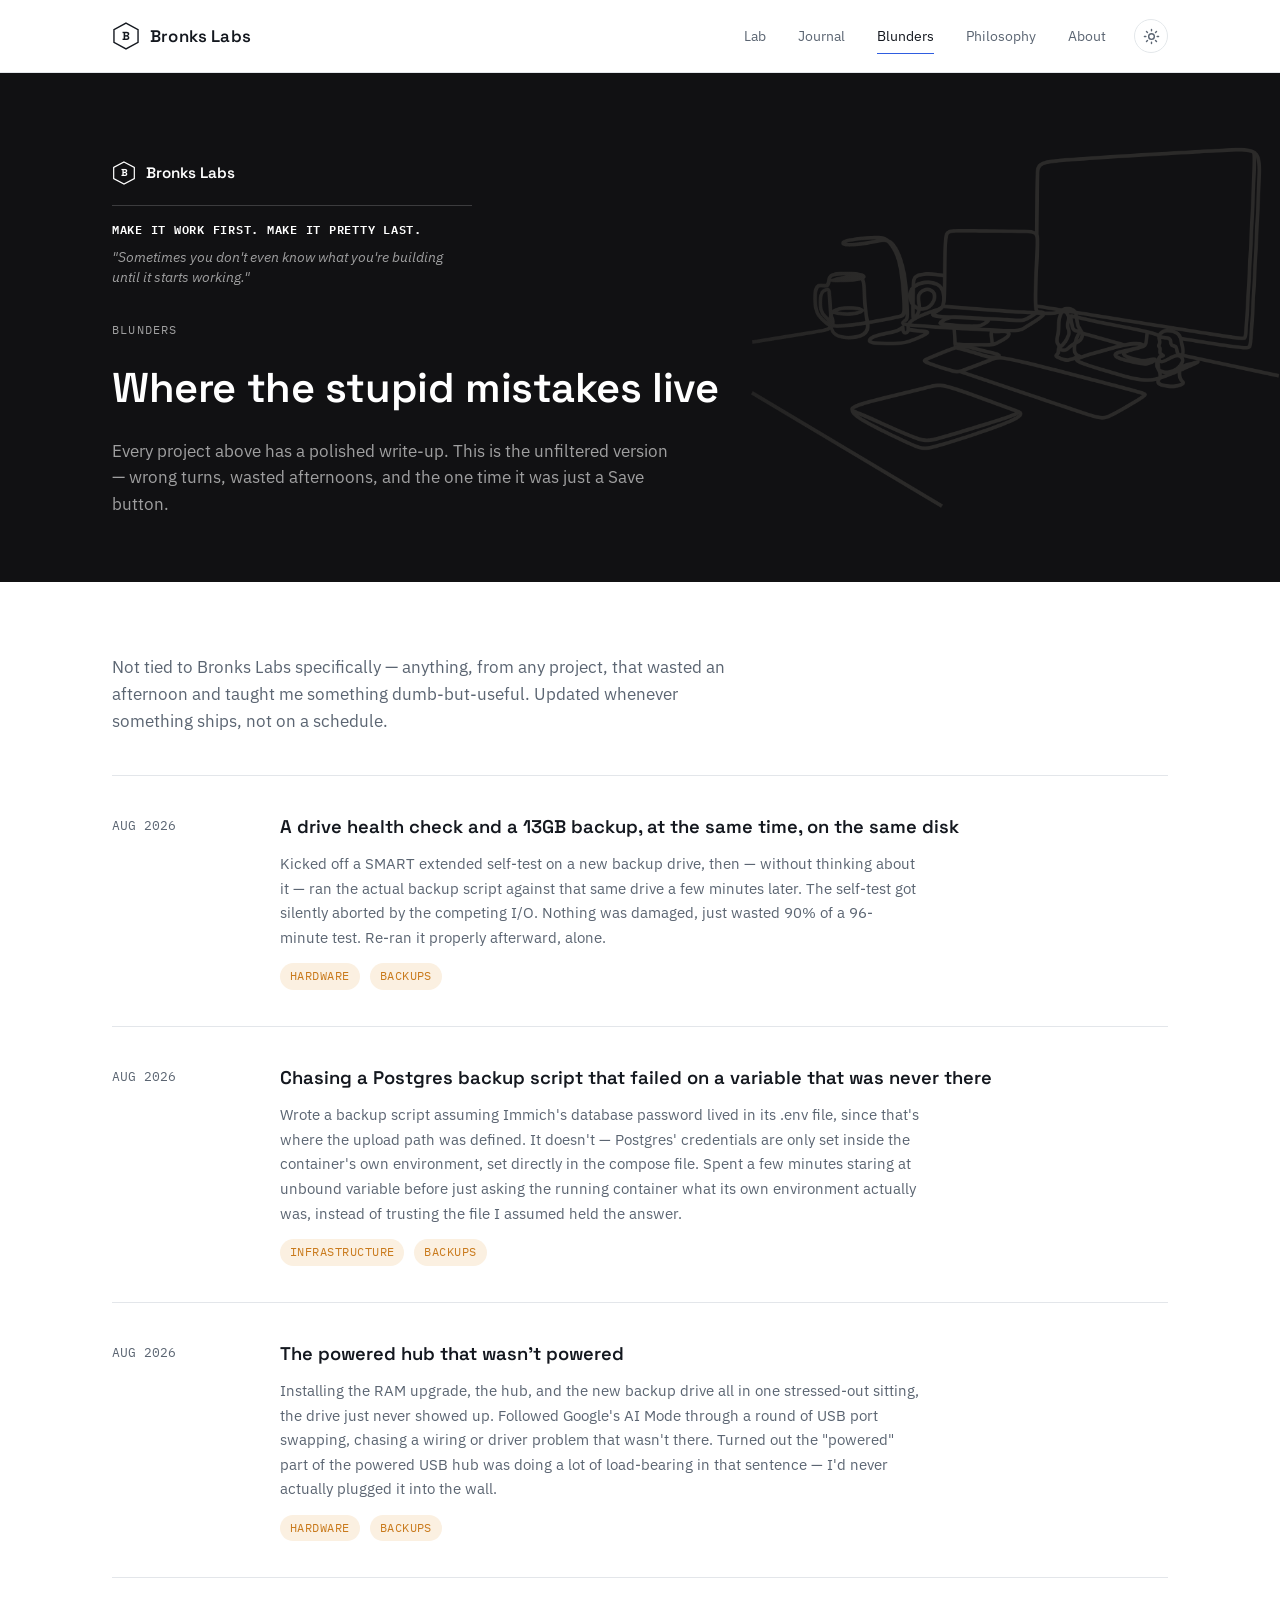
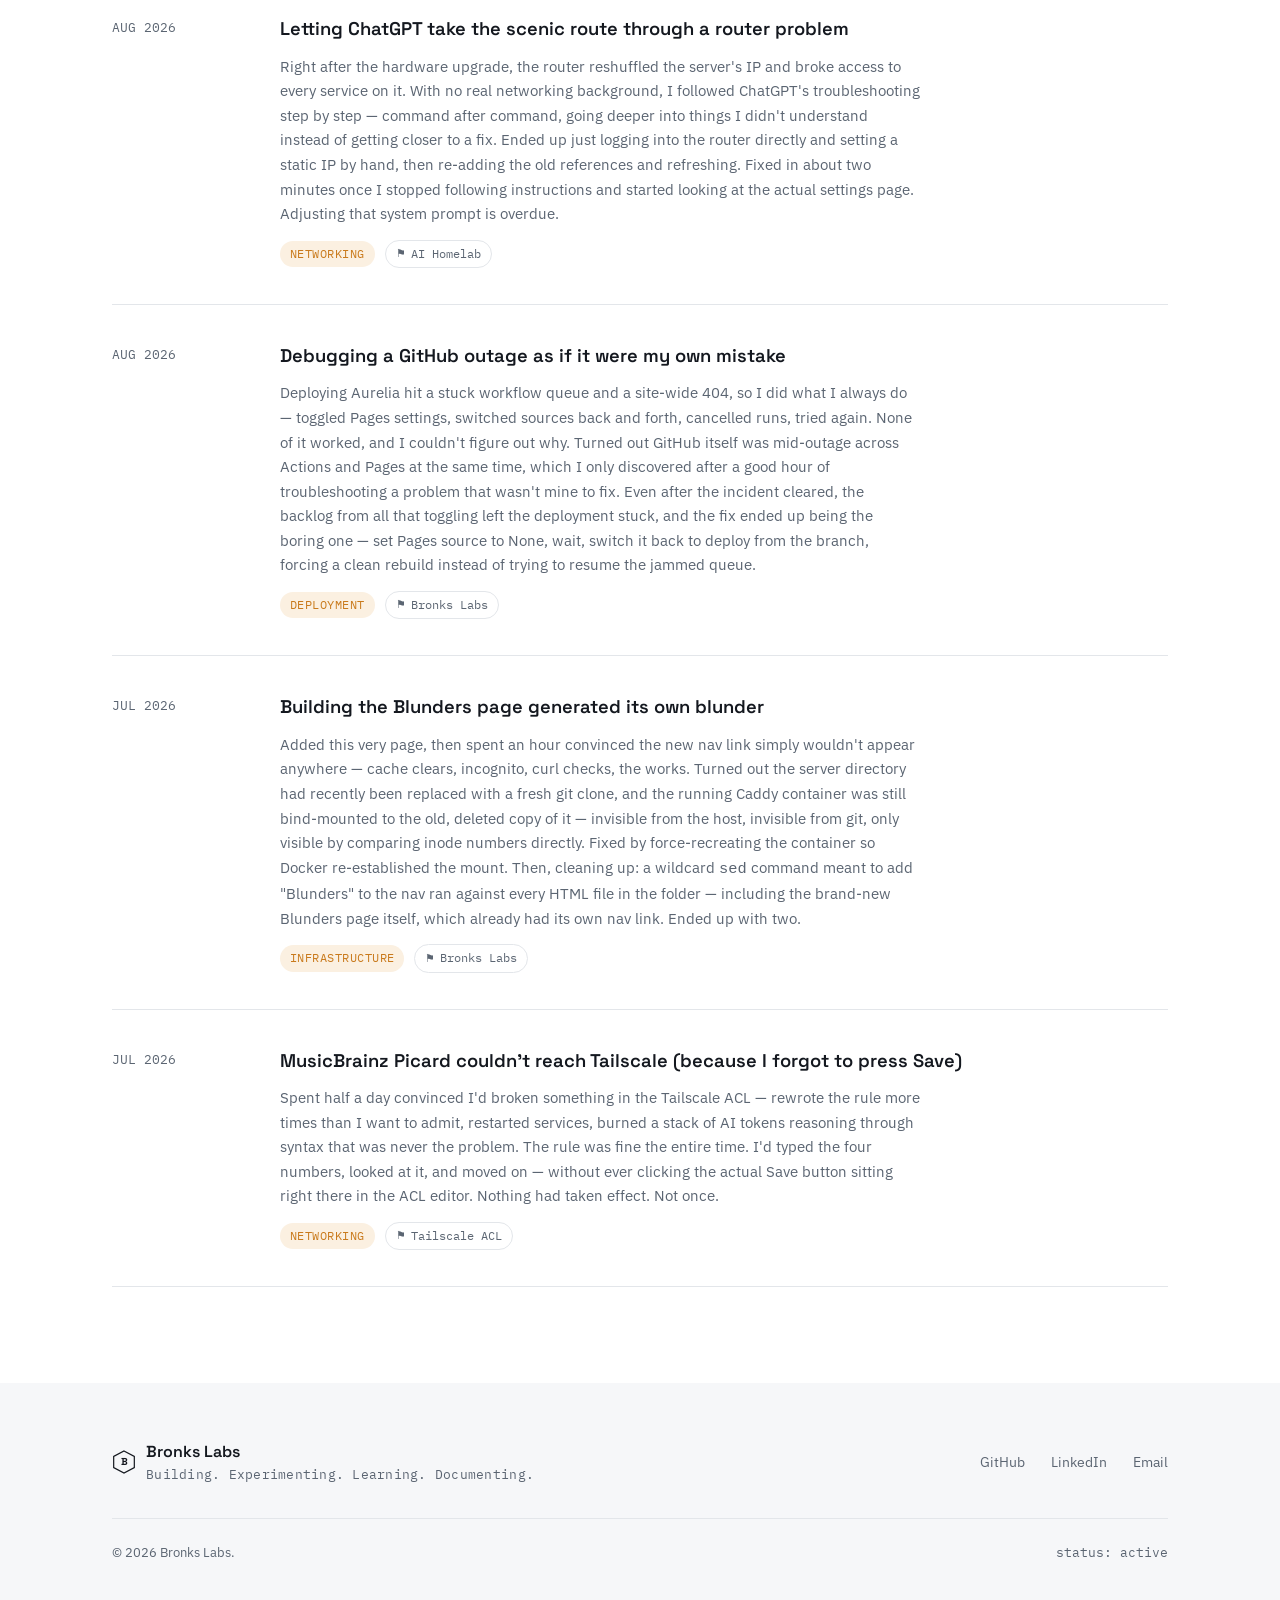
<file: blunders.html>
<!DOCTYPE html>
<html lang="en">
<head>
<script>(function(){var t=localStorage.getItem("theme");var d=window.matchMedia("(prefers-color-scheme: dark)").matches;document.documentElement.setAttribute("data-theme", t || (d?"dark":"light"));})();</script>
<meta charset="UTF-8">
<meta name="viewport" content="width=device-width, initial-scale=1.0">
<title>Blunders — Bronks Labs</title>
<meta name="description" content="Every dumb mistake, wrong turn, and half-day-wasted moment across every project — not just Bronks Labs.">
<link rel="preconnect" href="https://fonts.googleapis.com">
<link rel="preconnect" href="https://fonts.gstatic.com" crossorigin>
<link href="https://fonts.googleapis.com/css2?family=Space+Grotesk:wght@400;500;600;700&family=IBM+Plex+Sans:wght@400;500;600&family=IBM+Plex+Mono:wght@400;500&display=swap" rel="stylesheet">
<link rel="stylesheet" href="css/styles.css?v=2">
<link rel="icon" type="image/x-icon" href="assets/favicon/favicon.ico">
<link rel="icon" type="image/png" sizes="32x32" href="assets/favicon/favicon-32x32.png">
<link rel="icon" type="image/png" sizes="16x16" href="assets/favicon/favicon-16x16.png">
<link rel="apple-touch-icon" sizes="180x180" href="assets/favicon/apple-touch-icon.png">
<link rel="manifest" href="site.webmanifest">
<style>
  .blunders{ padding: 72px 0 96px; }
  .blunders-note{
    max-width: 640px; margin-bottom: 40px; color: var(--ink-muted); font-size: 1.05rem;
  }
  .entry{
    display:grid; grid-template-columns: 140px 1fr; gap: 28px;
    padding: 36px 0; border-top: 1px solid var(--border);
  }
  .entry:last-child{ border-bottom: 1px solid var(--border); }
  .entry .date{
    font-family: var(--font-mono); font-size: 0.8rem; color: var(--ink-muted); padding-top: 4px;
  }
  .entry h3{
    font-family: var(--font-display); font-weight: 600; font-size: 1.15rem; margin-bottom: 10px;
  }
  .entry p{ color: var(--ink-muted); font-size: 0.96rem; max-width: 640px; }
  .entry-tags{ display:flex; align-items:center; gap: 10px; flex-wrap: wrap; margin-top: 14px; }
  .entry .tag{
    display:inline-block; font-family: var(--font-mono); font-size: 0.72rem;
    text-transform: uppercase; letter-spacing: 0.04em; color: var(--amber);
    background: var(--amber-dim); padding: 4px 10px; border-radius: 100px;
  }
  .entry .project{
    display:inline-flex; align-items:center; gap: 5px;
    font-family: var(--font-mono); font-size: 0.72rem; color: var(--ink-muted);
    border: 1px solid var(--border); padding: 4px 10px; border-radius: 100px;
  }
  .entry .project::before{ content: '⚑'; font-size: 0.7rem; }
  .entry-link{
    display:inline-block; margin-top: 14px; margin-left: 2px;
    font-family: var(--font-mono); font-size: 0.78rem; color: var(--blue);
  }
  .entry-link:hover{ text-decoration: underline; }
  @media (max-width: 620px){
    .entry{ grid-template-columns: 1fr; gap: 8px; }
  }
</style>
</head>
<body>

<header class="nav">
  <div class="wrap nav-inner">
    <a class="brand" href="index.html">
      <svg class="hex" viewBox="0 0 100 100" xmlns="http://www.w3.org/2000/svg">
        <polygon points="50,4 93,27 93,73 50,96 7,73 7,27" fill="none" stroke="currentColor" stroke-width="5"/>
        <text x="50" y="63" text-anchor="middle" font-family="Space Grotesk, sans-serif" font-weight="700" font-size="42" fill="currentColor">B</text>
      </svg>
      Bronks Labs
    </a>
    <div class="nav-right">
      <nav class="links">
        <a href="lab.html">Lab</a>
        <a href="journal.html">Journal</a>
        <a href="blunders.html" class="active">Blunders</a>
        <a href="philosophy.html">Philosophy</a>
        <a href="about.html">About</a>
      </nav>
      <button class="theme-toggle" onclick="toggleTheme()" aria-label="Toggle dark mode">
        <svg class="icon-sun" viewBox="0 0 24 24" fill="none" stroke="currentColor" stroke-width="2" stroke-linecap="round"><circle cx="12" cy="12" r="4"/><path d="M12 2v2M12 20v2M4.93 4.93l1.41 1.41M17.66 17.66l1.41 1.41M2 12h2M20 12h2M6.34 17.66l-1.41 1.41M19.07 4.93l-1.41 1.41"/></svg>
        <svg class="icon-moon" viewBox="0 0 24 24" fill="none" stroke="currentColor" stroke-width="2" stroke-linecap="round"><path d="M21 12.79A9 9 0 1 1 11.21 3 7 7 0 0 0 21 12.79z"/></svg>
      </button>
    </div>
  </div>
</header>

<section class="page-header">
  <div class="banner-grid" aria-hidden="true"></div>
  <div class="wrap">
    <div class="banner-logo">
      <svg class="hex" viewBox="0 0 100 100" xmlns="http://www.w3.org/2000/svg">
        <polygon points="50,4 93,27 93,73 50,96 7,73 7,27" fill="none" stroke="#fff" stroke-width="5"/>
        <text x="50" y="63" text-anchor="middle" font-family="Space Grotesk, sans-serif" font-weight="700" font-size="42" fill="#fff">B</text>
      </svg>
      <span>Bronks Labs</span>
    </div>
    <div class="brand-signature">
      <div class="motto">Make it work first. Make it pretty last.</div>
      <div class="quote">"Sometimes you don't even know what you're building until it starts working."</div>
    </div>
    <span class="label">Blunders</span>
    <h1>Where the stupid mistakes live</h1>
    <p>Every project above has a polished write-up. This is the unfiltered version — wrong turns, wasted afternoons, and the one time it was just a Save button.</p>
  </div>
</section>

<section class="blunders">
  <div class="wrap">
    <p class="blunders-note">Not tied to Bronks Labs specifically — anything, from any project, that wasted an afternoon and taught me something dumb-but-useful. Updated whenever something ships, not on a schedule.</p>
    
    <div class="entry">
      <div class="date">AUG 2026</div>
      <div>
        <h3>A drive health check and a 13GB backup, at the same time, on the same disk</h3>
        <p>Kicked off a SMART extended self-test on a new backup drive, then — without thinking about it — ran the actual backup script against that same drive a few minutes later. The self-test got silently aborted by the competing I/O. Nothing was damaged, just wasted 90% of a 96-minute test. Re-ran it properly afterward, alone.</p>
        <div class="entry-tags">
          <span class="tag">Hardware</span>
          <span class="tag">Backups</span>
        </div>
      </div>
    </div>
    <div class="entry">
      <div class="date">AUG 2026</div>
      <div>
        <h3>Chasing a Postgres backup script that failed on a variable that was never there</h3>
        <p>Wrote a backup script assuming Immich's database password lived in its .env file, since that's where the upload path was defined. It doesn't — Postgres' credentials are only set inside the container's own environment, set directly in the compose file. Spent a few minutes staring at unbound variable before just asking the running container what its own environment actually was, instead of trusting the file I assumed held the answer.</p>
        <div class="entry-tags">
          <span class="tag">Infrastructure</span>
          <span class="tag">Backups</span>
        </div>
      </div>
    </div>
    <div class="entry">
      <div class="date">AUG 2026</div>
      <div>
        <h3>The powered hub that wasn't powered</h3>
        <p>Installing the RAM upgrade, the hub, and the new backup drive all in one stressed-out sitting, the drive just never showed up. Followed Google's AI Mode through a round of USB port swapping, chasing a wiring or driver problem that wasn't there. Turned out the "powered" part of the powered USB hub was doing a lot of load-bearing in that sentence — I'd never actually plugged it into the wall.</p>
        <div class="entry-tags">
          <span class="tag">Hardware</span>
          <span class="tag">Backups</span>
        </div>
      </div>
    </div>
    <div class="entry">
      <div class="date">AUG 2026</div>
      <div>
        <h3>Letting ChatGPT take the scenic route through a router problem</h3>
        <p>Right after the hardware upgrade, the router reshuffled the server's IP and broke access to every service on it. With no real networking background, I followed ChatGPT's troubleshooting step by step — command after command, going deeper into things I didn't understand instead of getting closer to a fix. Ended up just logging into the router directly and setting a static IP by hand, then re-adding the old references and refreshing. Fixed in about two minutes once I stopped following instructions and started looking at the actual settings page. Adjusting that system prompt is overdue.</p>
        <div class="entry-tags">
          <span class="tag">Networking</span>
          <span class="project">AI Homelab</span>
        </div>
      </div>
    </div>
    <div class="entry">
      <div class="date">AUG 2026</div>
      <div>
        <h3>Debugging a GitHub outage as if it were my own mistake</h3>
        <p>Deploying Aurelia hit a stuck workflow queue and a site-wide 404, so I did what I always do — toggled Pages settings, switched sources back and forth, cancelled runs, tried again. None of it worked, and I couldn't figure out why. Turned out GitHub itself was mid-outage across Actions and Pages at the same time, which I only discovered after a good hour of troubleshooting a problem that wasn't mine to fix. Even after the incident cleared, the backlog from all that toggling left the deployment stuck, and the fix ended up being the boring one — set Pages source to None, wait, switch it back to deploy from the branch, forcing a clean rebuild instead of trying to resume the jammed queue.</p>
        <div class="entry-tags">
          <span class="tag">Deployment</span>
          <span class="project">Bronks Labs</span>
        </div>
      </div>
    </div>
    <div class="entry">
      <div class="date">JUL 2026</div>
      <div>
        <h3>Building the Blunders page generated its own blunder</h3>
        <p>Added this very page, then spent an hour convinced the new nav link simply wouldn't appear anywhere — cache clears, incognito, curl checks, the works. Turned out the server directory had recently been replaced with a fresh git clone, and the running Caddy container was still bind-mounted to the old, deleted copy of it — invisible from the host, invisible from git, only visible by comparing inode numbers directly. Fixed by force-recreating the container so Docker re-established the mount. Then, cleaning up: a wildcard <code>sed</code> command meant to add "Blunders" to the nav ran against every HTML file in the folder — including the brand-new Blunders page itself, which already had its own nav link. Ended up with two.</p>
        <div class="entry-tags">
          <span class="tag">Infrastructure</span>
          <span class="project">Bronks Labs</span>
        </div>
      </div>
    </div>
    <div class="entry">
      <div class="date">JUL 2026</div>
      <div>
        <h3>MusicBrainz Picard couldn't reach Tailscale (because I forgot to press Save)</h3>
        <p>Spent half a day convinced I'd broken something in the Tailscale ACL — rewrote the rule more times than I want to admit, restarted services, burned a stack of AI tokens reasoning through syntax that was never the problem. The rule was fine the entire time. I'd typed the four numbers, looked at it, and moved on — without ever clicking the actual Save button sitting right there in the ACL editor. Nothing had taken effect. Not once.</p>
        <div class="entry-tags">
          <span class="tag">Networking</span>
          <span class="project">Tailscale ACL</span>
        </div>
      </div>
    </div>

  </div>
</section>

<footer>
  <div class="wrap">
    <div class="footer-top">
      <div class="footer-brand">
        <svg class="hex" viewBox="0 0 100 100" xmlns="http://www.w3.org/2000/svg">
          <polygon points="50,4 93,27 93,73 50,96 7,73 7,27" fill="none" stroke="currentColor" stroke-width="5"/>
          <text x="50" y="63" text-anchor="middle" font-family="Space Grotesk, sans-serif" font-weight="700" font-size="42" fill="currentColor">B</text>
        </svg>
        <div>
          <div class="footer-brand-text">Bronks Labs</div>
          <div class="footer-tagline">Building. Experimenting. Learning. Documenting.</div>
        </div>
      </div>
      <div class="footer-links">
        <a href="https://github.com/BronksX79" target="_blank" rel="noopener">GitHub</a>
        <a href="https://linkedin.com/" target="_blank" rel="noopener">LinkedIn</a>
        <a href="mailto:hello@bronkslabs.uk">Email</a>
      </div>
    </div>
    <div class="footer-bottom">
      <span>&copy; 2026 Bronks Labs.</span>
      <span class="mono">status: active</span>
    </div>
  </div>
</footer>

<script src="theme.js"></script>
</body>
</html>
</file>
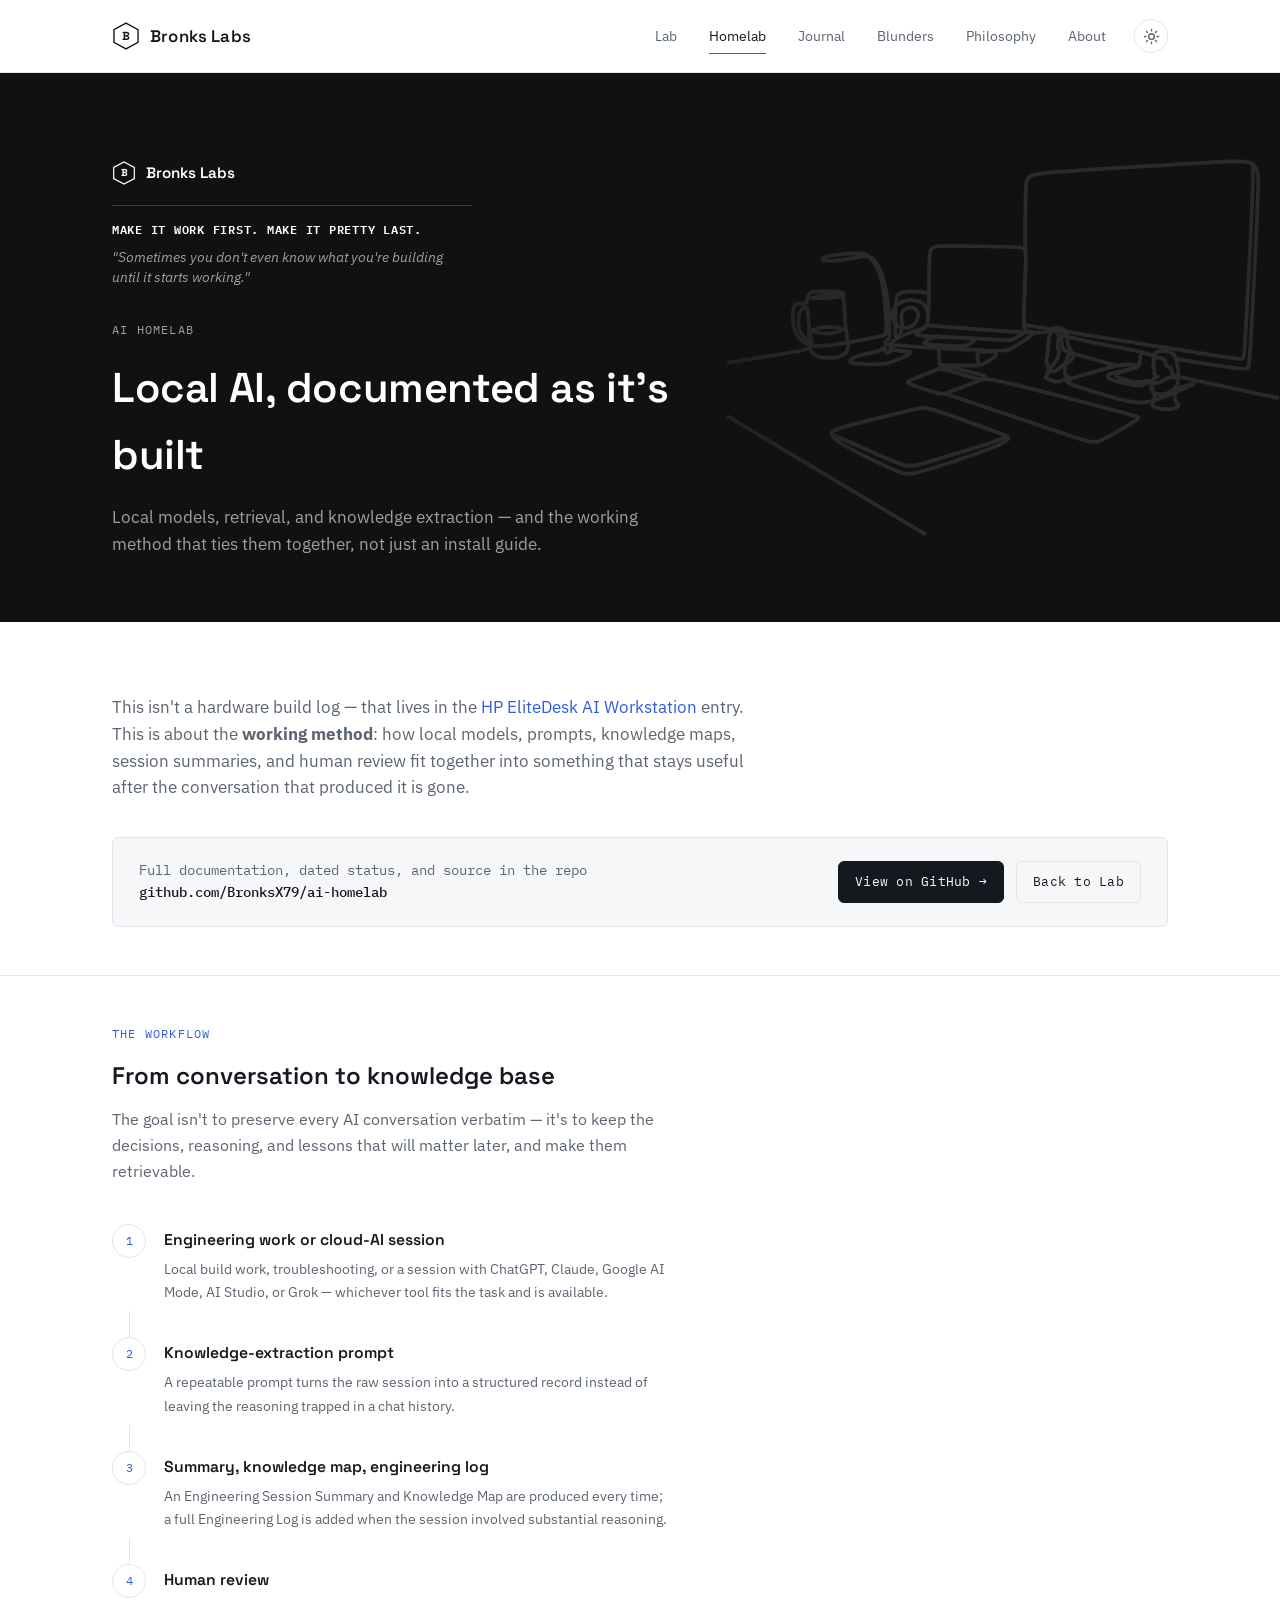
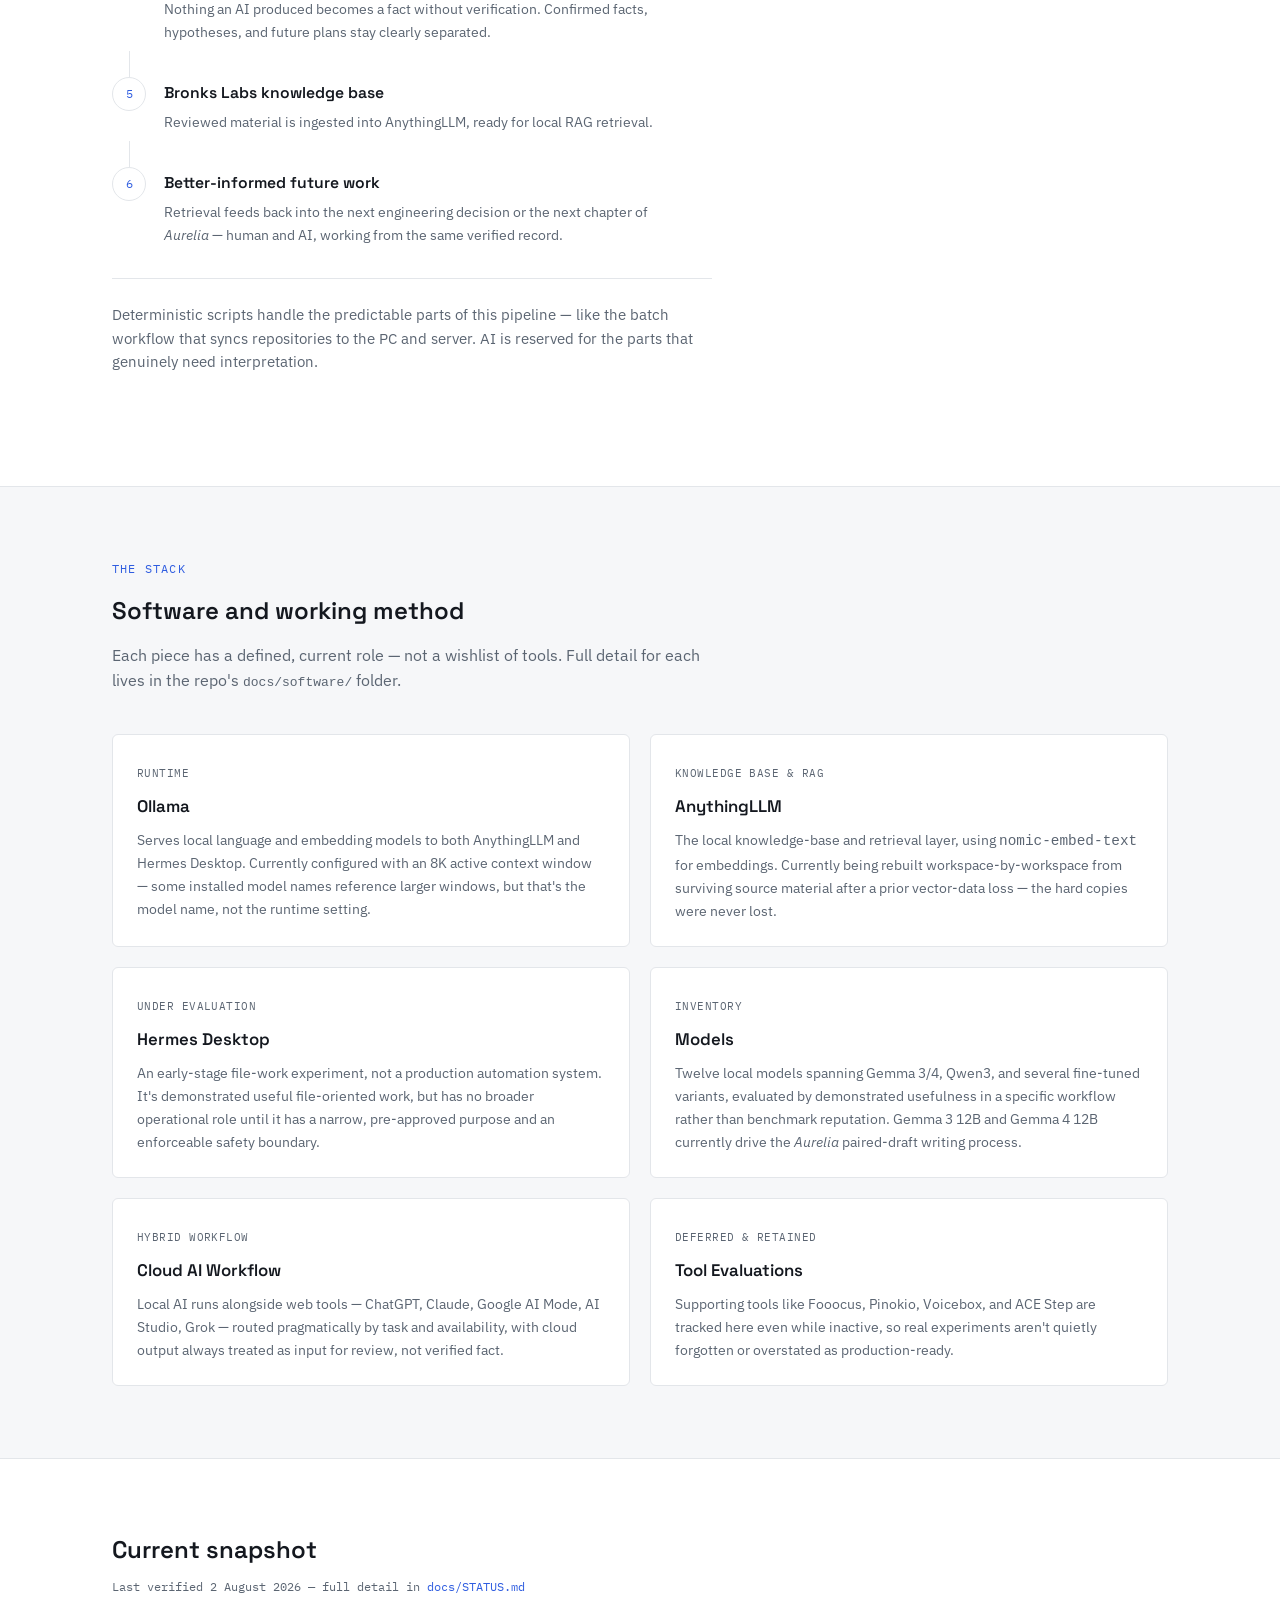
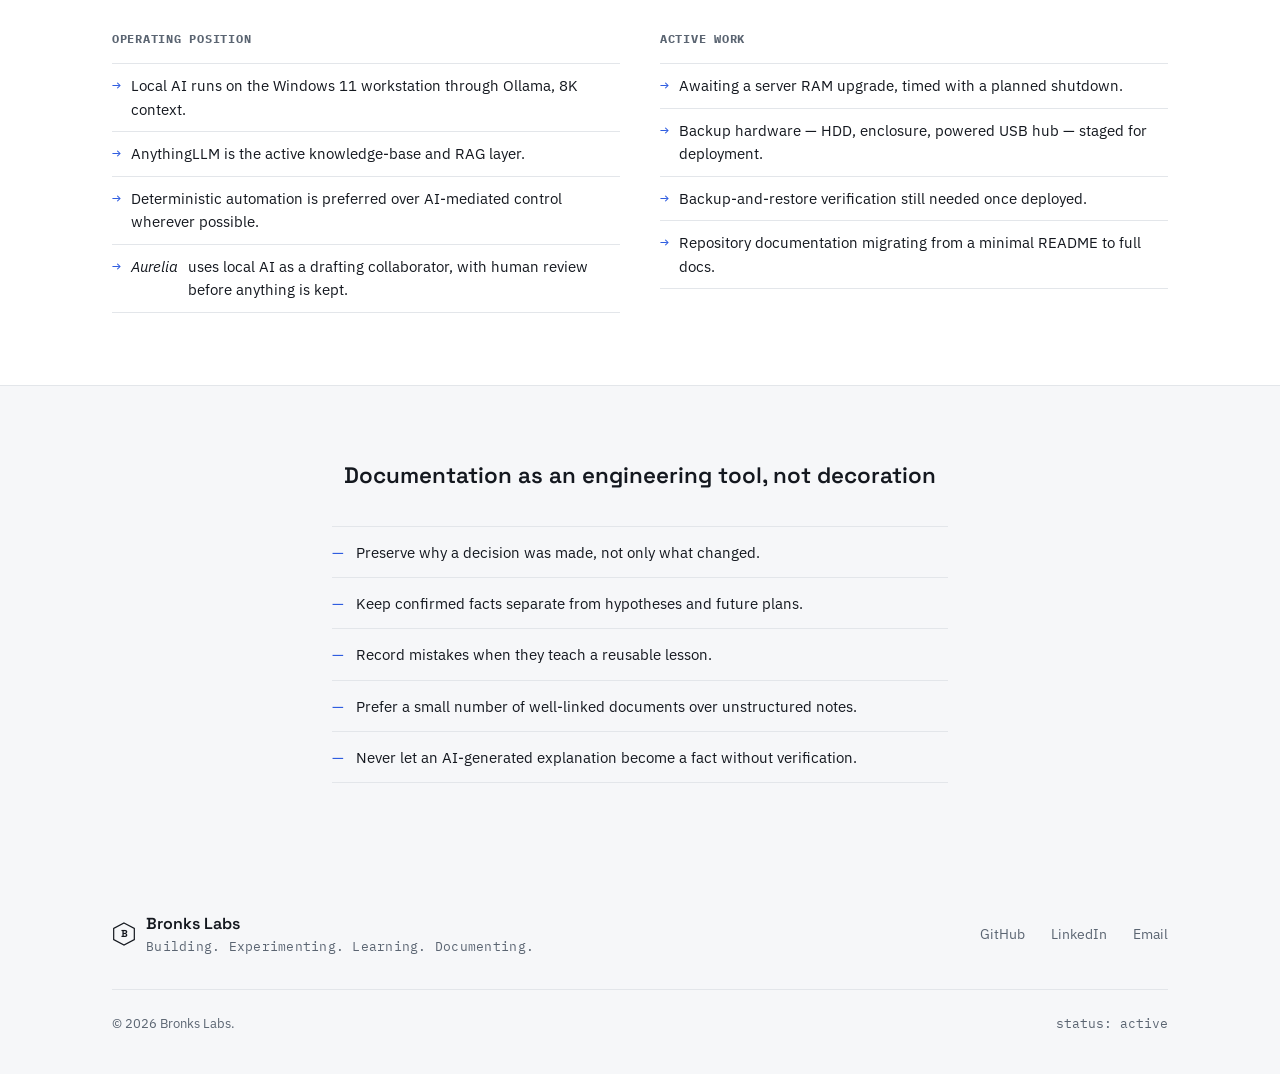
<file: homelab.html>
<!DOCTYPE html>
<html lang="en">
<head>
<script>(function(){var t=localStorage.getItem("theme");var d=window.matchMedia("(prefers-color-scheme: dark)").matches;document.documentElement.setAttribute("data-theme", t || (d?"dark":"light"));})();</script>
<meta charset="UTF-8">
<meta name="viewport" content="width=device-width, initial-scale=1.0">
<title>AI Homelab — Bronks Labs</title>
<meta name="description" content="How Bronks Labs runs local AI: the models, the RAG stack, and the workflow that turns AI sessions into a real knowledge base.">
<link rel="preconnect" href="https://fonts.googleapis.com">
<link rel="preconnect" href="https://fonts.gstatic.com" crossorigin>
<link href="https://fonts.googleapis.com/css2?family=Space+Grotesk:wght@400;500;600;700&family=IBM+Plex+Sans:wght@400;500;600&family=IBM+Plex+Mono:wght@400;500&display=swap" rel="stylesheet">
<link rel="stylesheet" href="css/styles.css?v=2">
<link rel="icon" type="image/x-icon" href="assets/favicon/favicon.ico">
<link rel="icon" type="image/png" sizes="32x32" href="assets/favicon/favicon-32x32.png">
<link rel="icon" type="image/png" sizes="16x16" href="assets/favicon/favicon-16x16.png">
<link rel="apple-touch-icon" sizes="180x180" href="assets/favicon/apple-touch-icon.png">
<link rel="manifest" href="site.webmanifest">
<style>
  /* ---------- Intro + repo CTA ---------- */
  .homelab-intro{ padding: 72px 0 48px; }
  .homelab-intro .lede{ max-width: 640px; color: var(--ink-muted); font-size: 1.05rem; }

  .repo-cta{
    margin-top: 36px;
    display:flex; align-items:center; justify-content: space-between; flex-wrap: wrap; gap: 20px;
    border: 1px solid var(--border); border-radius: 6px; padding: 22px 26px;
    background: var(--bg-subtle);
  }
  .repo-cta-text{ font-family: var(--font-mono); font-size: 0.85rem; color: var(--ink-muted); }
  .repo-cta-text strong{ color: var(--ink); font-weight: 500; }
  .repo-cta .buttons{ display:flex; gap: 12px; flex-wrap: wrap; }
  .btn{
    display:inline-flex; align-items:center; gap: 8px;
    font-family: var(--font-mono); font-size: 0.8rem; letter-spacing: 0.02em;
    padding: 10px 16px; border-radius: 6px; border: 1px solid var(--border);
    transition: border-color 0.15s ease, background 0.15s ease;
    white-space: nowrap;
  }
  .btn.primary{ background: var(--ink); color: var(--bg); border-color: var(--ink); }
  :root[data-theme="dark"] .btn.primary{ background: var(--ink); color: var(--bg); }
  .btn.primary:hover{ opacity: 0.86; }
  .btn.ghost{ color: var(--ink); }
  .btn.ghost:hover{ border-color: var(--card-hover-border); background: var(--bg); }

  /* ---------- Vertical workflow ---------- */
  .workflow{ padding: 48px 0 72px; border-top: 1px solid var(--border); }
  .section-label{
    font-family: var(--font-mono); font-size: 0.75rem; letter-spacing: 0.1em; text-transform: uppercase;
    color: var(--blue); display:block; margin-bottom: 14px;
  }
  .workflow h2{ font-family: var(--font-display); font-weight: 600; font-size: 1.5rem; margin-bottom: 12px; }
  .workflow > .wrap > p{ color: var(--ink-muted); max-width: 600px; margin-bottom: 40px; }

  .flow{ max-width: 560px; }
  .flow-step{
    display:flex; gap: 18px; align-items:flex-start;
    padding-bottom: 8px;
  }
  .flow-step .node{
    font-family: var(--font-mono); font-size: 0.78rem; color: var(--blue);
    border: 1px solid var(--border); background: var(--bg);
    width: 34px; height: 34px; border-radius: 100px; flex-shrink: 0;
    display:flex; align-items:center; justify-content:center;
  }
  .flow-step .body{ padding-top: 4px; }
  .flow-step h4{ font-family: var(--font-display); font-weight: 600; font-size: 0.98rem; margin-bottom: 4px; }
  .flow-step p{ color: var(--ink-muted); font-size: 0.9rem; }
  .flow-arrow{
    margin-left: 17px; width: 1px; height: 26px; background: var(--border);
  }
  .flow-note{
    margin-top: 24px; padding-top: 24px; border-top: 1px solid var(--border);
    color: var(--ink-muted); font-size: 0.92rem; max-width: 560px;
  }

  /* ---------- Stack grid ---------- */
  .stack{ padding: 72px 0; background: var(--bg-subtle); border-top: 1px solid var(--border); border-bottom: 1px solid var(--border); }
  .stack h2{ font-family: var(--font-display); font-weight: 600; font-size: 1.5rem; margin-bottom: 12px; }
  .stack > .wrap > p{ color: var(--ink-muted); max-width: 600px; margin-bottom: 40px; }
  .stack-grid{ display:grid; grid-template-columns: 1fr 1fr; gap: 20px; }
  @media (max-width: 780px){ .stack-grid{ grid-template-columns: 1fr; } }

  .stack-card{
    border: 1px solid var(--border); border-radius: 6px; padding: 24px;
    background: var(--bg); transition: border-color 0.15s ease;
  }
  .stack-card:hover{ border-color: var(--card-hover-border); }
  .stack-card .tag{
    display:inline-block; font-family: var(--font-mono); font-size: 0.7rem; text-transform: uppercase;
    letter-spacing: 0.04em; color: var(--ink-muted); margin-bottom: 10px;
  }
  .stack-card h3{ font-family: var(--font-display); font-weight: 600; font-size: 1.05rem; margin-bottom: 8px; }
  .stack-card p{ color: var(--ink-muted); font-size: 0.9rem; }

  /* ---------- Status snapshot ---------- */
  .snapshot{ padding: 72px 0; }
  .snapshot h2{ font-family: var(--font-display); font-weight: 600; font-size: 1.5rem; margin-bottom: 8px; }
  .snapshot .verified{ font-family: var(--font-mono); font-size: 0.78rem; color: var(--ink-muted); margin-bottom: 32px; display:block; }
  .snapshot-grid{ display:grid; grid-template-columns: 1fr 1fr; gap: 40px; }
  @media (max-width: 780px){ .snapshot-grid{ grid-template-columns: 1fr; gap: 32px; } }
  .snapshot-grid h4{
    font-family: var(--font-mono); font-size: 0.78rem; text-transform: uppercase; letter-spacing: 0.06em;
    color: var(--ink-muted); margin-bottom: 14px;
  }
  .snapshot-grid ul{ list-style: none; }
  .snapshot-grid li{
    display:flex; gap: 10px; padding: 10px 0; border-top: 1px solid var(--border); font-size: 0.92rem;
  }
  .snapshot-grid li:last-child{ border-bottom: 1px solid var(--border); }
  .snapshot-grid li::before{ content: '→'; color: var(--blue); font-family: var(--font-mono); flex-shrink: 0; }

  /* ---------- Principles strip ---------- */
  .doc-approach{ padding: 72px 0; background: var(--bg-subtle); border-top: 1px solid var(--border); }
  .doc-approach-inner{ max-width: 680px; margin: 0 auto; text-align: center; }
  .doc-approach h2{ font-family: var(--font-display); font-weight: 600; font-size: 1.4rem; margin-bottom: 32px; }
  .doc-approach ul{ list-style: none; text-align: left; }
  .doc-approach li{
    display:flex; gap: 12px; padding: 13px 0; border-top: 1px solid var(--border); font-size: 0.95rem;
  }
  .doc-approach li:last-child{ border-bottom: 1px solid var(--border); }
  .doc-approach li::before{ content: '—'; color: var(--blue); flex-shrink: 0; }
</style>
</head>
<body>

<header class="nav">
  <div class="wrap nav-inner">
    <a class="brand" href="index.html">
      <svg class="hex" viewBox="0 0 100 100" xmlns="http://www.w3.org/2000/svg">
        <polygon points="50,4 93,27 93,73 50,96 7,73 7,27" fill="none" stroke="currentColor" stroke-width="5"/>
        <text x="50" y="63" text-anchor="middle" font-family="Space Grotesk, sans-serif" font-weight="700" font-size="42" fill="currentColor">B</text>
      </svg>
      Bronks Labs
    </a>
    <div class="nav-right">
    <nav class="links">
      <a href="lab.html">Lab</a>
      <a href="homelab.html" class="active">Homelab</a>
      <a href="journal.html">Journal</a>
      <a href="blunders.html">Blunders</a>
      <a href="philosophy.html">Philosophy</a>
      <a href="about.html">About</a>
    </nav>
      <button class="theme-toggle" onclick="toggleTheme()" aria-label="Toggle dark mode">
        <svg class="icon-sun" viewBox="0 0 24 24" fill="none" stroke="currentColor" stroke-width="2" stroke-linecap="round"><circle cx="12" cy="12" r="4"/><path d="M12 2v2M12 20v2M4.93 4.93l1.41 1.41M17.66 17.66l1.41 1.41M2 12h2M20 12h2M6.34 17.66l-1.41 1.41M19.07 4.93l-1.41 1.41"/></svg>
        <svg class="icon-moon" viewBox="0 0 24 24" fill="none" stroke="currentColor" stroke-width="2" stroke-linecap="round"><path d="M21 12.79A9 9 0 1 1 11.21 3 7 7 0 0 0 21 12.79z"/></svg>
      </button>
    </div>
  </div>
</header>

<section class="page-header">
  <div class="banner-grid" aria-hidden="true"></div>
  <div class="wrap">
    <div class="banner-logo">
      <svg class="hex" viewBox="0 0 100 100" xmlns="http://www.w3.org/2000/svg">
        <polygon points="50,4 93,27 93,73 50,96 7,73 7,27" fill="none" stroke="#fff" stroke-width="5"/>
        <text x="50" y="63" text-anchor="middle" font-family="Space Grotesk, sans-serif" font-weight="700" font-size="42" fill="#fff">B</text>
      </svg>
      <span>Bronks Labs</span>
    </div>
    <div class="brand-signature">
      <div class="motto">Make it work first. Make it pretty last.</div>
      <div class="quote">"Sometimes you don't even know what you're building until it starts working."</div>
    </div>
    <span class="label">AI Homelab</span>
    <h1>Local AI, documented as it's built</h1>
    <p>Local models, retrieval, and knowledge extraction — and the working method that ties them together, not just an install guide.</p>
  </div>
</section>

<section class="homelab-intro">
  <div class="wrap">
    <p class="lede">This isn't a hardware build log — that lives in the <a href="lab.html" style="color:var(--blue);">HP EliteDesk AI Workstation</a> entry. This is about the <strong>working method</strong>: how local models, prompts, knowledge maps, session summaries, and human review fit together into something that stays useful after the conversation that produced it is gone.</p>

    <div class="repo-cta">
      <div class="repo-cta-text">Full documentation, dated status, and source in the repo <br><strong>github.com/BronksX79/ai-homelab</strong></div>
      <div class="buttons">
        <a class="btn primary" href="https://github.com/BronksX79/ai-homelab" target="_blank" rel="noopener">View on GitHub →</a>
        <a class="btn ghost" href="lab.html">Back to Lab</a>
      </div>
    </div>
  </div>
</section>

<section class="workflow">
  <div class="wrap">
    <span class="section-label">The Workflow</span>
    <h2>From conversation to knowledge base</h2>
    <p>The goal isn't to preserve every AI conversation verbatim — it's to keep the decisions, reasoning, and lessons that will matter later, and make them retrievable.</p>

    <div class="flow">
      <div class="flow-step">
        <div class="node">1</div>
        <div class="body">
          <h4>Engineering work or cloud-AI session</h4>
          <p>Local build work, troubleshooting, or a session with ChatGPT, Claude, Google AI Mode, AI Studio, or Grok — whichever tool fits the task and is available.</p>
        </div>
      </div>
      <div class="flow-arrow"></div>
      <div class="flow-step">
        <div class="node">2</div>
        <div class="body">
          <h4>Knowledge-extraction prompt</h4>
          <p>A repeatable prompt turns the raw session into a structured record instead of leaving the reasoning trapped in a chat history.</p>
        </div>
      </div>
      <div class="flow-arrow"></div>
      <div class="flow-step">
        <div class="node">3</div>
        <div class="body">
          <h4>Summary, knowledge map, engineering log</h4>
          <p>An Engineering Session Summary and Knowledge Map are produced every time; a full Engineering Log is added when the session involved substantial reasoning.</p>
        </div>
      </div>
      <div class="flow-arrow"></div>
      <div class="flow-step">
        <div class="node">4</div>
        <div class="body">
          <h4>Human review</h4>
          <p>Nothing an AI produced becomes a fact without verification. Confirmed facts, hypotheses, and future plans stay clearly separated.</p>
        </div>
      </div>
      <div class="flow-arrow"></div>
      <div class="flow-step">
        <div class="node">5</div>
        <div class="body">
          <h4>Bronks Labs knowledge base</h4>
          <p>Reviewed material is ingested into AnythingLLM, ready for local RAG retrieval.</p>
        </div>
      </div>
      <div class="flow-arrow"></div>
      <div class="flow-step">
        <div class="node">6</div>
        <div class="body">
          <h4>Better-informed future work</h4>
          <p>Retrieval feeds back into the next engineering decision or the next chapter of <em>Aurelia</em> — human and AI, working from the same verified record.</p>
        </div>
      </div>
    </div>

    <p class="flow-note">Deterministic scripts handle the predictable parts of this pipeline — like the batch workflow that syncs repositories to the PC and server. AI is reserved for the parts that genuinely need interpretation.</p>
  </div>
</section>

<section class="stack">
  <div class="wrap">
    <span class="section-label">The Stack</span>
    <h2>Software and working method</h2>
    <p>Each piece has a defined, current role — not a wishlist of tools. Full detail for each lives in the repo's <code>docs/software/</code> folder.</p>

    <div class="stack-grid">
      <div class="stack-card">
        <span class="tag">Runtime</span>
        <h3>Ollama</h3>
        <p>Serves local language and embedding models to both AnythingLLM and Hermes Desktop. Currently configured with an 8K active context window — some installed model names reference larger windows, but that's the model name, not the runtime setting.</p>
      </div>
      <div class="stack-card">
        <span class="tag">Knowledge base &amp; RAG</span>
        <h3>AnythingLLM</h3>
        <p>The local knowledge-base and retrieval layer, using <code>nomic-embed-text</code> for embeddings. Currently being rebuilt workspace-by-workspace from surviving source material after a prior vector-data loss — the hard copies were never lost.</p>
      </div>
      <div class="stack-card">
        <span class="tag">Under evaluation</span>
        <h3>Hermes Desktop</h3>
        <p>An early-stage file-work experiment, not a production automation system. It's demonstrated useful file-oriented work, but has no broader operational role until it has a narrow, pre-approved purpose and an enforceable safety boundary.</p>
      </div>
      <div class="stack-card">
        <span class="tag">Inventory</span>
        <h3>Models</h3>
        <p>Twelve local models spanning Gemma 3/4, Qwen3, and several fine-tuned variants, evaluated by demonstrated usefulness in a specific workflow rather than benchmark reputation. Gemma 3 12B and Gemma 4 12B currently drive the <em>Aurelia</em> paired-draft writing process.</p>
      </div>
      <div class="stack-card">
        <span class="tag">Hybrid workflow</span>
        <h3>Cloud AI Workflow</h3>
        <p>Local AI runs alongside web tools — ChatGPT, Claude, Google AI Mode, AI Studio, Grok — routed pragmatically by task and availability, with cloud output always treated as input for review, not verified fact.</p>
      </div>
      <div class="stack-card">
        <span class="tag">Deferred &amp; retained</span>
        <h3>Tool Evaluations</h3>
        <p>Supporting tools like Fooocus, Pinokio, Voicebox, and ACE Step are tracked here even while inactive, so real experiments aren't quietly forgotten or overstated as production-ready.</p>
      </div>
    </div>
  </div>
</section>

<section class="snapshot">
  <div class="wrap">
    <h2>Current snapshot</h2>
    <span class="verified">Last verified 2 August 2026 — full detail in <a href="https://github.com/BronksX79/ai-homelab/blob/main/docs/STATUS.md" target="_blank" rel="noopener" style="color:var(--blue);">docs/STATUS.md</a></span>

    <div class="snapshot-grid">
      <div>
        <h4>Operating position</h4>
        <ul>
          <li>Local AI runs on the Windows 11 workstation through Ollama, 8K context.</li>
          <li>AnythingLLM is the active knowledge-base and RAG layer.</li>
          <li>Deterministic automation is preferred over AI-mediated control wherever possible.</li>
          <li><em>Aurelia</em> uses local AI as a drafting collaborator, with human review before anything is kept.</li>
        </ul>
      </div>
      <div>
        <h4>Active work</h4>
        <ul>
          <li>Awaiting a server RAM upgrade, timed with a planned shutdown.</li>
          <li>Backup hardware — HDD, enclosure, powered USB hub — staged for deployment.</li>
          <li>Backup-and-restore verification still needed once deployed.</li>
          <li>Repository documentation migrating from a minimal README to full docs.</li>
        </ul>
      </div>
    </div>
  </div>
</section>

<section class="doc-approach">
  <div class="wrap doc-approach-inner">
    <h2>Documentation as an engineering tool, not decoration</h2>
    <ul>
      <li>Preserve why a decision was made, not only what changed.</li>
      <li>Keep confirmed facts separate from hypotheses and future plans.</li>
      <li>Record mistakes when they teach a reusable lesson.</li>
      <li>Prefer a small number of well-linked documents over unstructured notes.</li>
      <li>Never let an AI-generated explanation become a fact without verification.</li>
    </ul>
  </div>
</section>

<footer>
  <div class="wrap">
    <div class="footer-top">
      <div class="footer-brand">
        <svg class="hex" viewBox="0 0 100 100" xmlns="http://www.w3.org/2000/svg">
          <polygon points="50,4 93,27 93,73 50,96 7,73 7,27" fill="none" stroke="currentColor" stroke-width="5"/>
          <text x="50" y="63" text-anchor="middle" font-family="Space Grotesk, sans-serif" font-weight="700" font-size="42" fill="currentColor">B</text>
        </svg>
        <div>
          <div class="footer-brand-text">Bronks Labs</div>
          <div class="footer-tagline">Building. Experimenting. Learning. Documenting.</div>
        </div>
      </div>
      <div class="footer-links">
        <a href="https://github.com/" target="_blank" rel="noopener">GitHub</a>
        <a href="https://linkedin.com/" target="_blank" rel="noopener">LinkedIn</a>
        <a href="mailto:marcin.j.korol@gmail.com">Email</a>
      </div>
    </div>
    <div class="footer-bottom">
      <span>&copy; 2026 Bronks Labs.</span>
      <span class="mono">status: active</span>
    </div>
  </div>
</footer>

<script src="theme.js"></script>
</body>
</html>
</file>
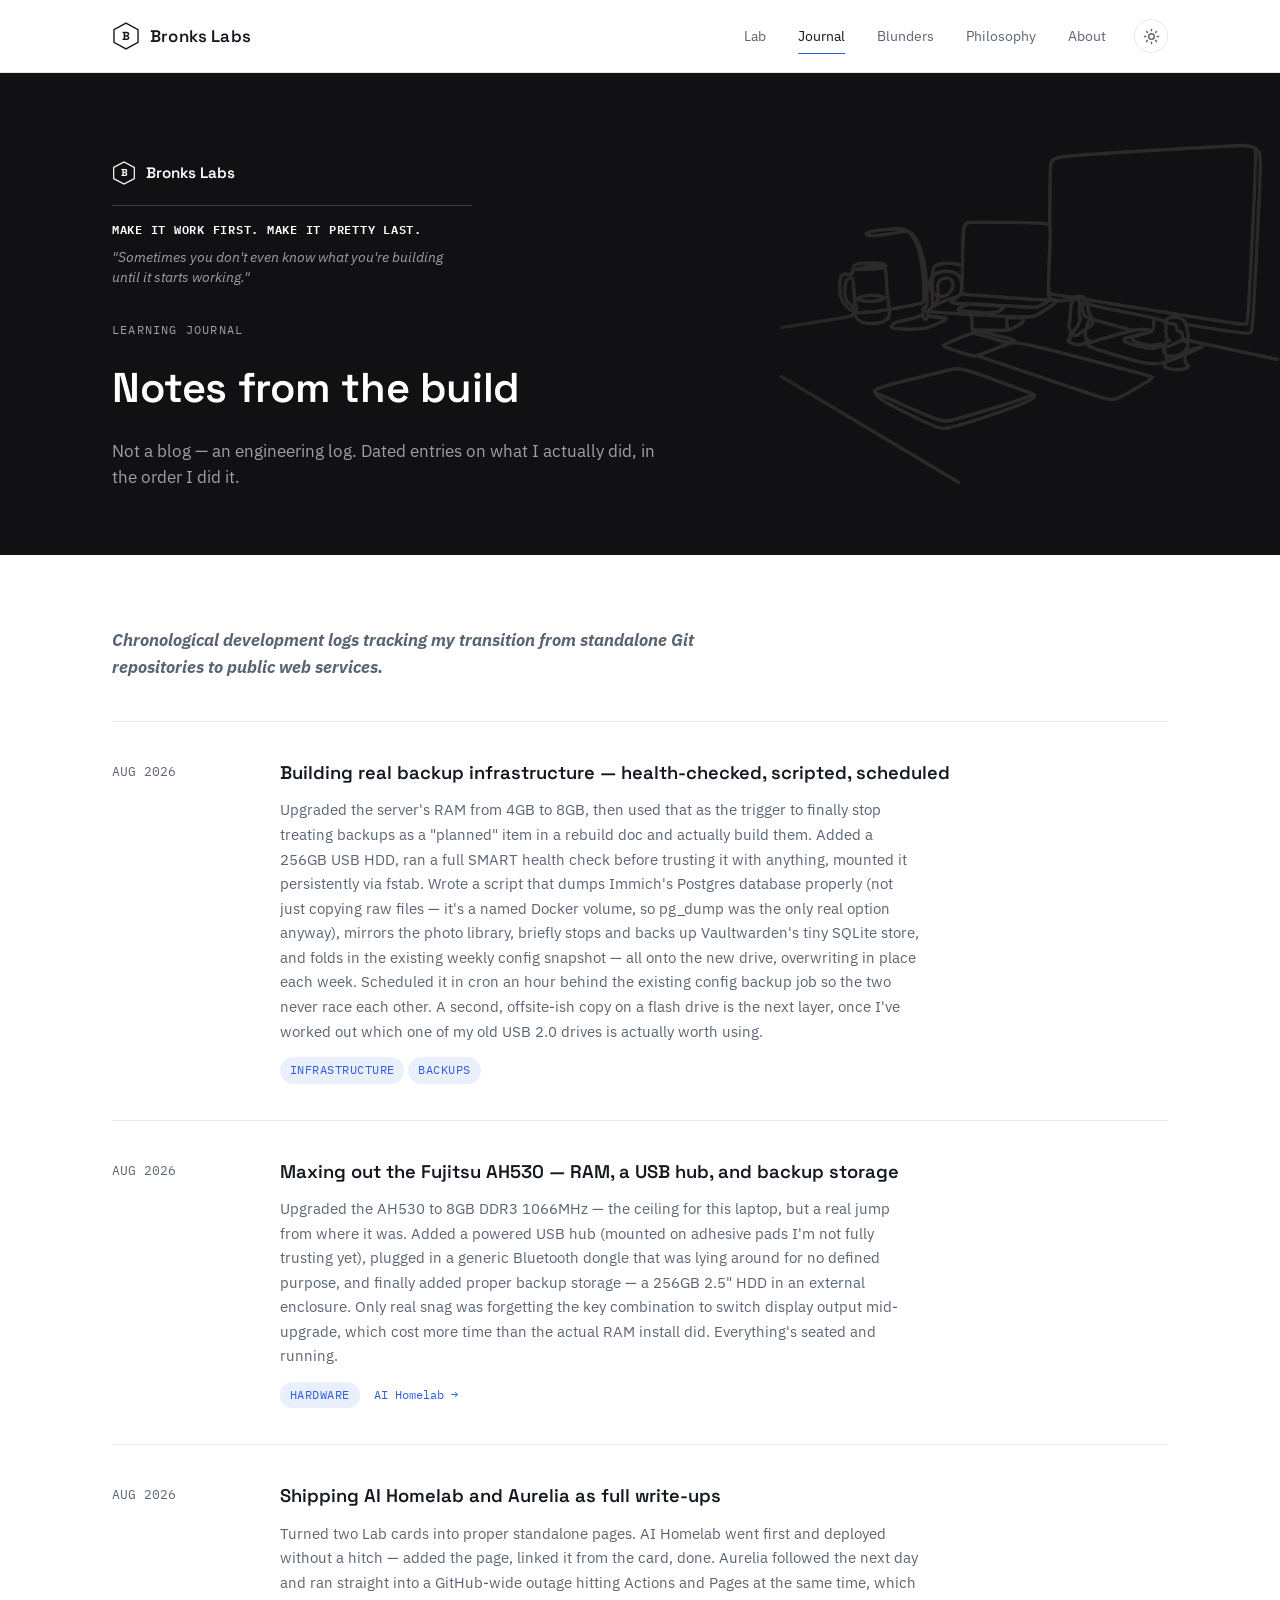
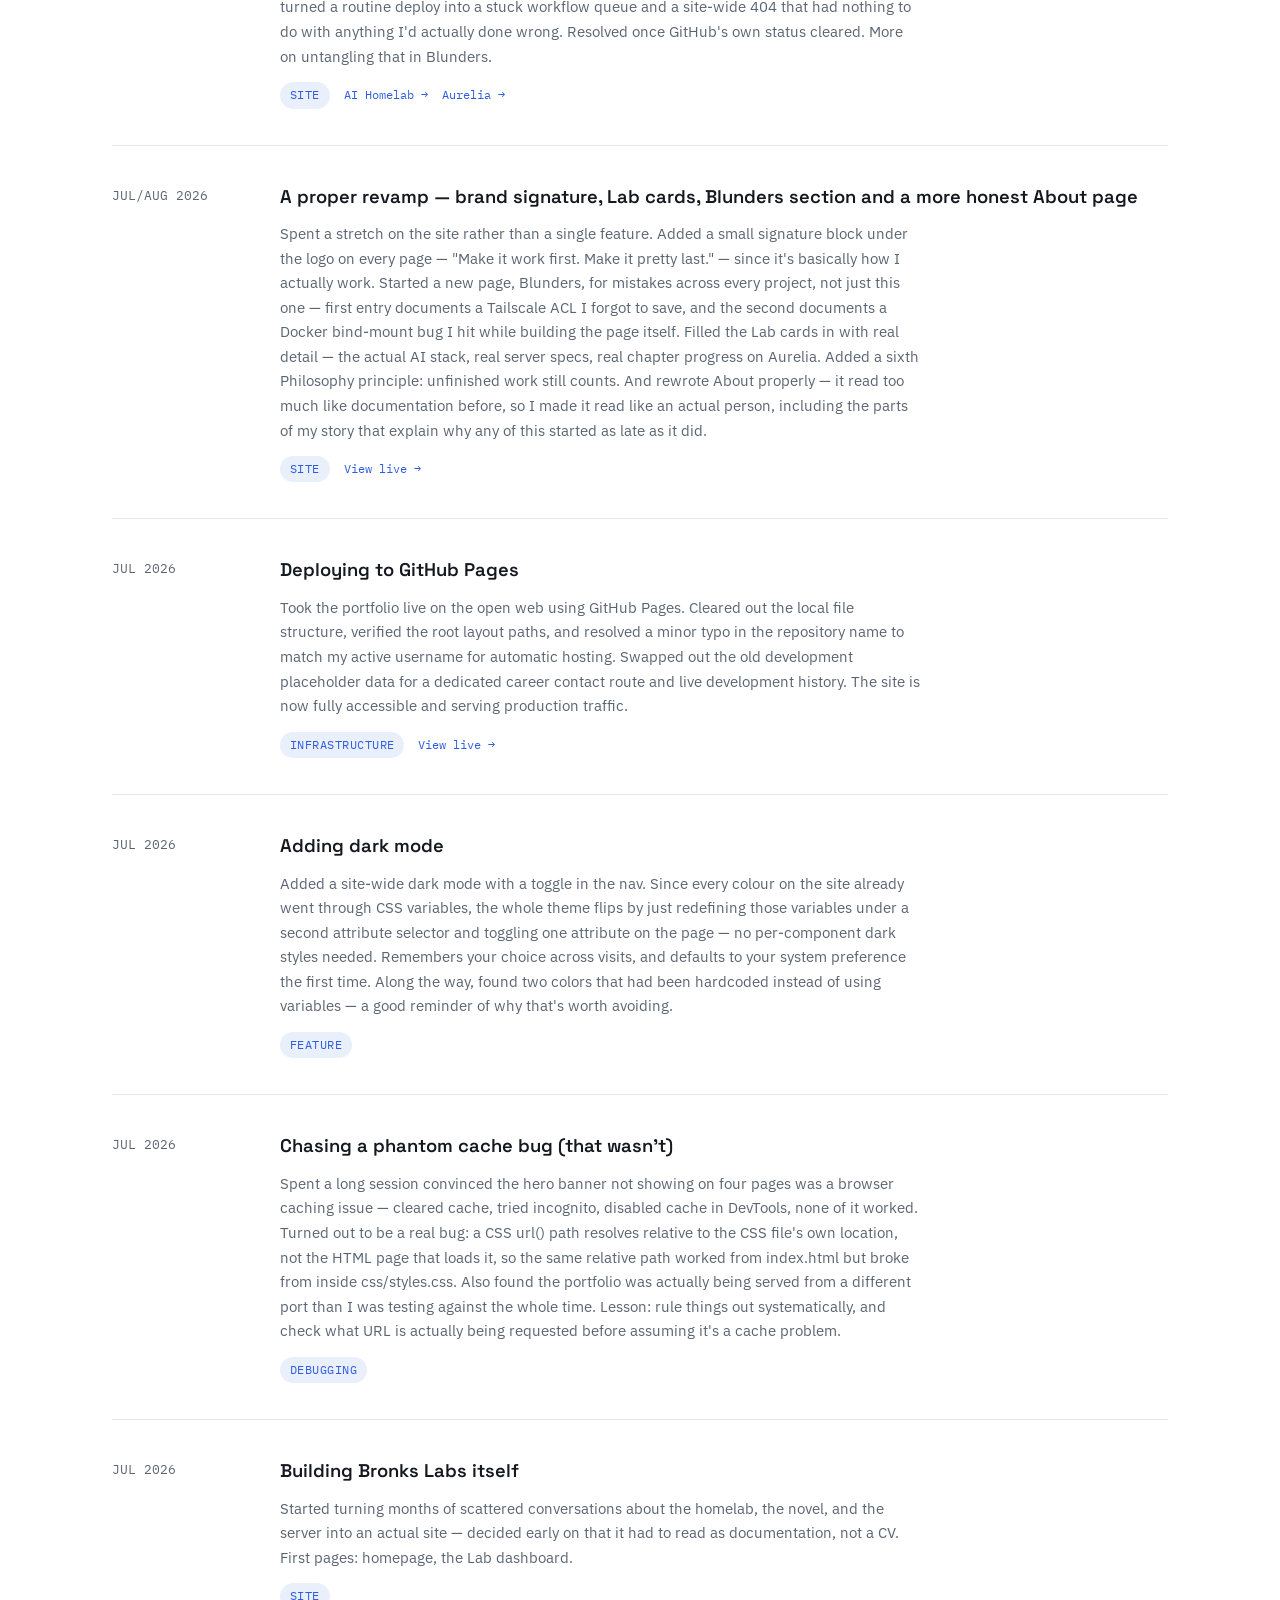
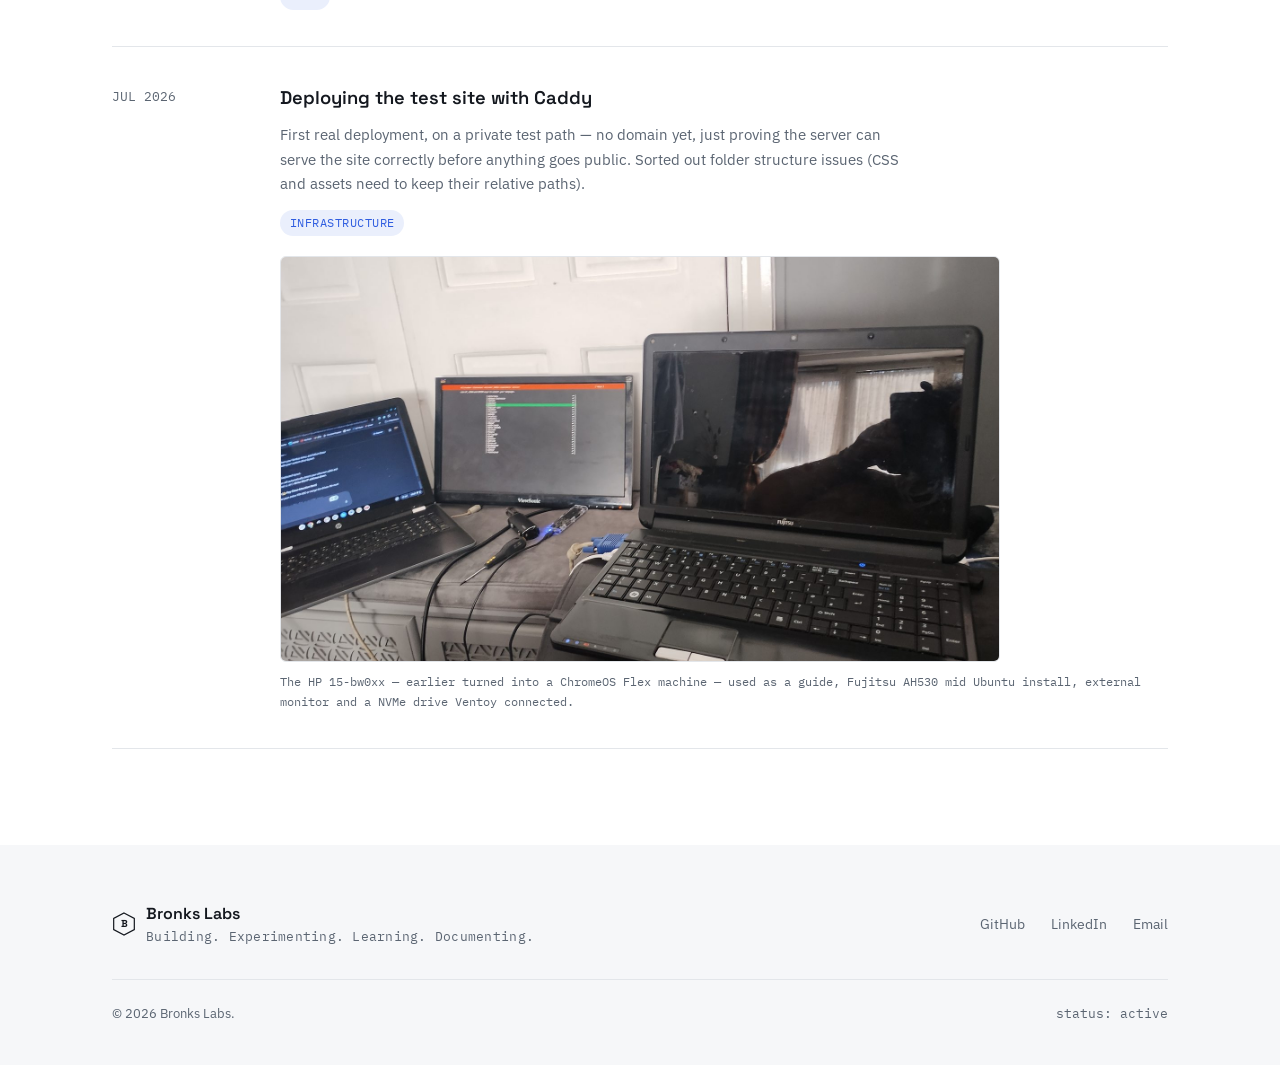
<file: journal.html>
<!DOCTYPE html>
<html lang="en">
<head>
<script>(function(){var t=localStorage.getItem("theme");var d=window.matchMedia("(prefers-color-scheme: dark)").matches;document.documentElement.setAttribute("data-theme", t || (d?"dark":"light"));})();</script>
<meta charset="UTF-8">
<meta name="viewport" content="width=device-width, initial-scale=1.0">
<title>Learning Journal — Bronks Labs</title>
<meta name="description" content="Dated engineering notes from Bronks Labs — the process, not just the finished result.">
<link rel="preconnect" href="https://fonts.googleapis.com">
<link rel="preconnect" href="https://fonts.gstatic.com" crossorigin>
<link href="https://fonts.googleapis.com/css2?family=Space+Grotesk:wght@400;500;600;700&family=IBM+Plex+Sans:wght@400;500;600&family=IBM+Plex+Mono:wght@400;500&display=swap" rel="stylesheet">
<link rel="stylesheet" href="css/styles.css?v=2">
<link rel="icon" type="image/x-icon" href="assets/favicon/favicon.ico">
<link rel="icon" type="image/png" sizes="32x32" href="assets/favicon/favicon-32x32.png">
<link rel="icon" type="image/png" sizes="16x16" href="assets/favicon/favicon-16x16.png">
<link rel="apple-touch-icon" sizes="180x180" href="assets/favicon/apple-touch-icon.png">
<link rel="manifest" href="site.webmanifest">
<style>
  .journal{ padding: 72px 0 96px; }
  .entry{
    display:grid; grid-template-columns: 140px 1fr; gap: 28px;
    padding: 36px 0; border-top: 1px solid var(--border);
  }
  .entry:last-child{ border-bottom: 1px solid var(--border); }
  .entry .date{
    font-family: var(--font-mono); font-size: 0.8rem; color: var(--ink-muted); padding-top: 4px;
  }
  .entry h3{
    font-family: var(--font-display); font-weight: 600; font-size: 1.15rem; margin-bottom: 10px;
  }
  .entry p{ color: var(--ink-muted); font-size: 0.96rem; max-width: 640px; }
  .entry .tag{
    display:inline-block; margin-top: 14px; font-family: var(--font-mono); font-size: 0.72rem;
    text-transform: uppercase; letter-spacing: 0.04em; color: var(--blue);
    background: var(--blue-dim); padding: 4px 10px; border-radius: 100px;
  }
  .entry-link{
  display:inline-block;
  margin-top: 14px;
  margin-left: 10px;
  font-family: var(--font-mono);
  font-size: 0.78rem;
  color: var(--blue);
}
.entry-link:hover{ text-decoration: underline; }
  @media (max-width: 620px){
    .entry{ grid-template-columns: 1fr; gap: 8px; }
  }
  .journal-note{
    max-width: 620px; margin-bottom: 40px; color: var(--ink-muted); font-size: 1.05rem;
  }
  .entry-photo{
    grid-column: 1 / -1;
    margin-top: 20px;
  }
  .entry-photo img{
    width: 100%;
    max-width: 720px;
    border-radius: 6px;
    border: 1px solid var(--border);
    display: block;
  }
  .entry-photo .caption{
    margin-top: 10px;
    font-family: var(--font-mono);
    font-size: 0.78rem;
    color: var(--ink-muted);
  }
</style>
</head>
<body>

<header class="nav">
  <div class="wrap nav-inner">
    <a class="brand" href="index.html">
      <svg class="hex" viewBox="0 0 100 100" xmlns="http://www.w3.org/2000/svg">
        <polygon points="50,4 93,27 93,73 50,96 7,73 7,27" fill="none" stroke="currentColor" stroke-width="5"/>
        <text x="50" y="63" text-anchor="middle" font-family="Space Grotesk, sans-serif" font-weight="700" font-size="42" fill="currentColor">B</text>
      </svg>
      Bronks Labs
    </a>
    <div class="nav-right">
    <nav class="links">
      <a href="lab.html">Lab</a>
      <a href="journal.html" class="active">Journal</a>
        <a href="blunders.html">Blunders</a>
      <a href="philosophy.html">Philosophy</a>
      <a href="about.html">About</a>
    </nav>
      <button class="theme-toggle" onclick="toggleTheme()" aria-label="Toggle dark mode">
        <svg class="icon-sun" viewBox="0 0 24 24" fill="none" stroke="currentColor" stroke-width="2" stroke-linecap="round"><circle cx="12" cy="12" r="4"/><path d="M12 2v2M12 20v2M4.93 4.93l1.41 1.41M17.66 17.66l1.41 1.41M2 12h2M20 12h2M6.34 17.66l-1.41 1.41M19.07 4.93l-1.41 1.41"/></svg>
        <svg class="icon-moon" viewBox="0 0 24 24" fill="none" stroke="currentColor" stroke-width="2" stroke-linecap="round"><path d="M21 12.79A9 9 0 1 1 11.21 3 7 7 0 0 0 21 12.79z"/></svg>
      </button>
    </div>
  </div>
</header>

<section class="page-header">
  <div class="banner-grid" aria-hidden="true"></div>
  <div class="wrap">
    <div class="banner-logo">
      <svg class="hex" viewBox="0 0 100 100" xmlns="http://www.w3.org/2000/svg">
        <polygon points="50,4 93,27 93,73 50,96 7,73 7,27" fill="none" stroke="#fff" stroke-width="5"/>
        <text x="50" y="63" text-anchor="middle" font-family="Space Grotesk, sans-serif" font-weight="700" font-size="42" fill="#fff">B</text>
      </svg>
      <span>Bronks Labs</span>
    </div>
    <div class="brand-signature">
      <div class="motto">Make it work first. Make it pretty last.</div>
      <div class="quote">"Sometimes you don't even know what you're building until it starts working."</div>
    </div>
    <span class="label">Learning Journal</span>
    <h1>Notes from the build</h1>
    <p>Not a blog — an engineering log. Dated entries on what I actually did, in the order I did it.</p>
  </div>
</section>

<section class="journal">
  <div class="wrap">
    <p class="journal-note"><strong><em>Chronological development logs tracking my transition from standalone Git repositories to public web services.</em></strong></p>

    <div class="entry">
      <div class="date">AUG 2026</div>
      <div>
        <h3>Building real backup infrastructure — health-checked, scripted, scheduled</h3>
        <p>Upgraded the server's RAM from 4GB to 8GB, then used that as the trigger to finally stop treating backups as a "planned" item in a rebuild doc and actually build them. Added a 256GB USB HDD, ran a full SMART health check before trusting it with anything, mounted it persistently via fstab. Wrote a script that dumps Immich's Postgres database properly (not just copying raw files — it's a named Docker volume, so pg_dump was the only real option anyway), mirrors the photo library, briefly stops and backs up Vaultwarden's tiny SQLite store, and folds in the existing weekly config snapshot — all onto the new drive, overwriting in place each week. Scheduled it in cron an hour behind the existing config backup job so the two never race each other. A second, offsite-ish copy on a flash drive is the next layer, once I've worked out which one of my old USB 2.0 drives is actually worth using.</p>
        <span class="tag">Infrastructure</span>
        <span class="tag">Backups</span>
      </div>
    </div>
    <div class="entry">
      <div class="date">AUG 2026</div>
      <div>
        <h3>Maxing out the Fujitsu AH530 — RAM, a USB hub, and backup storage</h3>
        <p>Upgraded the AH530 to 8GB DDR3 1066MHz — the ceiling for this laptop, but a real jump from where it was. Added a powered USB hub (mounted on adhesive pads I'm not fully trusting yet), plugged in a generic Bluetooth dongle that was lying around for no defined purpose, and finally added proper backup storage — a 256GB 2.5" HDD in an external enclosure. Only real snag was forgetting the key combination to switch display output mid-upgrade, which cost more time than the actual RAM install did. Everything's seated and running.</p>
        <span class="tag">Hardware</span>
        <a class="entry-link" href="homelab.html" target="_blank" rel="noopener">AI Homelab →</a>
      </div>
    </div>
    <div class="entry">
      <div class="date">AUG 2026</div>
      <div>
        <h3>Shipping AI Homelab and Aurelia as full write-ups</h3>
        <p>Turned two Lab cards into proper standalone pages. AI Homelab went first and deployed without a hitch — added the page, linked it from the card, done. Aurelia followed the next day and ran straight into a GitHub-wide outage hitting Actions and Pages at the same time, which turned a routine deploy into a stuck workflow queue and a site-wide 404 that had nothing to do with anything I'd actually done wrong. Resolved once GitHub's own status cleared. More on untangling that in Blunders.</p>
        <span class="tag">Site</span>
        <a class="entry-link" href="homelab.html" target="_blank" rel="noopener">AI Homelab →</a>
        <a class="entry-link" href="aurelia.html" target="_blank" rel="noopener">Aurelia →</a>
      </div>
    </div>   
    
    <div class="entry">
      <div class="date">JUL/AUG 2026</div>
      <div>
        <h3>A proper revamp — brand signature, Lab cards, Blunders section and a more honest About page</h3>
        <p>Spent a stretch on the site rather than a single feature. Added a small signature block under the logo on every page — "Make it work first. Make it pretty last." — since it's basically how I actually work. Started a new page, Blunders, for mistakes across every project, not just this one — first entry documents a Tailscale ACL I forgot to save, and the second documents a Docker bind-mount bug I hit while building the page itself. Filled the Lab cards in with real detail — the actual AI stack, real server specs, real chapter progress on Aurelia. Added a sixth Philosophy principle: unfinished work still counts. And rewrote About properly — it read too much like documentation before, so I made it read like an actual person, including the parts of my story that explain why any of this started as late as it did.</p>
        <span class="tag">Site</span>
        <a class="entry-link" href="https://bronksx79.github.io/" target="_blank" rel="noopener">View live →</a>
      </div>
    </div>
    
    <div class="entry">
      <div class="date">JUL 2026</div>
      <div>
        <h3>Deploying to GitHub Pages</h3>
        <p>Took the portfolio live on the open web using GitHub Pages. Cleared out the local file structure, verified the root layout paths, and resolved a minor typo in the repository name to match my active username for automatic hosting. Swapped out the old development placeholder data for a dedicated career contact route and live development history. The site is now fully accessible and serving production traffic.</p>
        <span class="tag">Infrastructure</span>
        <a class="entry-link" href="https://bronksx79.github.io/" target="_blank" rel="noopener">View live →</a>
      </div>
    </div>

    <div class="entry">
      <div class="date">JUL 2026</div>
      <div>
        <h3>Adding dark mode</h3>
        <p>Added a site-wide dark mode with a toggle in the nav. Since every colour on the site already went through CSS variables, the whole theme flips by just redefining those variables under a second attribute selector and toggling one attribute on the page — no per-component dark styles needed. Remembers your choice across visits, and defaults to your system preference the first time. Along the way, found two colors that had been hardcoded instead of using variables — a good reminder of why that's worth avoiding.</p>
        <span class="tag">Feature</span>
      </div>
    </div>

    <div class="entry">
      <div class="date">JUL 2026</div>
      <div>
        <h3>Chasing a phantom cache bug (that wasn't)</h3>
        <p>Spent a long session convinced the hero banner not showing on four pages was a browser caching issue — cleared cache, tried incognito, disabled cache in DevTools, none of it worked. Turned out to be a real bug: a CSS url() path resolves relative to the CSS file's own location, not the HTML page that loads it, so the same relative path worked from index.html but broke from inside css/styles.css. Also found the portfolio was actually being served from a different port than I was testing against the whole time. Lesson: rule things out systematically, and check what URL is actually being requested before assuming it's a cache problem.</p>
        <span class="tag">Debugging</span>
      </div>
    </div>
    
    <div class="entry">
      <div class="date">JUL 2026</div>
      <div>
        <h3>Building Bronks Labs itself</h3>
        <p>Started turning months of scattered conversations about the homelab, the novel, and the server into an actual site — decided early on that it had to read as documentation, not a CV. First pages: homepage, the Lab dashboard.</p>
        <span class="tag">Site</span>
      </div>
    </div>

    <div class="entry">
      <div class="date">JUL 2026</div>
      <div>
        <h3>Deploying the test site with Caddy</h3>
        <p>First real deployment, on a private test path — no domain yet, just proving the server can serve the site correctly before anything goes public. Sorted out folder structure issues (CSS and assets need to keep their relative paths).</p>
        <span class="tag">Infrastructure</span>
        <div class="entry-photo">
          <img src="assets/images/journal/deploy-setup.jpg" alt="Multi-laptop, multi-monitor setup used during the server deployment session">
          <div class="caption">The HP 15-bw0xx — earlier turned into a ChromeOS Flex machine — used as a guide, Fujitsu AH530 mid Ubuntu install, external monitor and a NVMe drive Ventoy connected.</div>
        </div>
      </div>
    </div>
  </div>
</section>

<footer>
  <div class="wrap">
    <div class="footer-top">
      <div class="footer-brand">
        <svg class="hex" viewBox="0 0 100 100" xmlns="http://www.w3.org/2000/svg">
          <polygon points="50,4 93,27 93,73 50,96 7,73 7,27" fill="none" stroke="currentColor" stroke-width="5"/>
          <text x="50" y="63" text-anchor="middle" font-family="Space Grotesk, sans-serif" font-weight="700" font-size="42" fill="currentColor">B</text>
        </svg>
        <div>
          <div class="footer-brand-text">Bronks Labs</div>
          <div class="footer-tagline">Building. Experimenting. Learning. Documenting.</div>
        </div>
      </div>
      <div class="footer-links">
        <a href="https://github.com/" target="_blank" rel="noopener">GitHub</a>
        <a href="https://linkedin.com/" target="_blank" rel="noopener">LinkedIn</a>
        <a href="mailto:marcin.j.korol@gmail.com">Email</a>
      </div>
    </div>
    <div class="footer-bottom">
      <span>&copy; 2026 Bronks Labs.</span>
      <span class="mono">status: active</span>
    </div>
  </div>
</footer>

<script src="theme.js"></script>
</body>
</html>
</file>
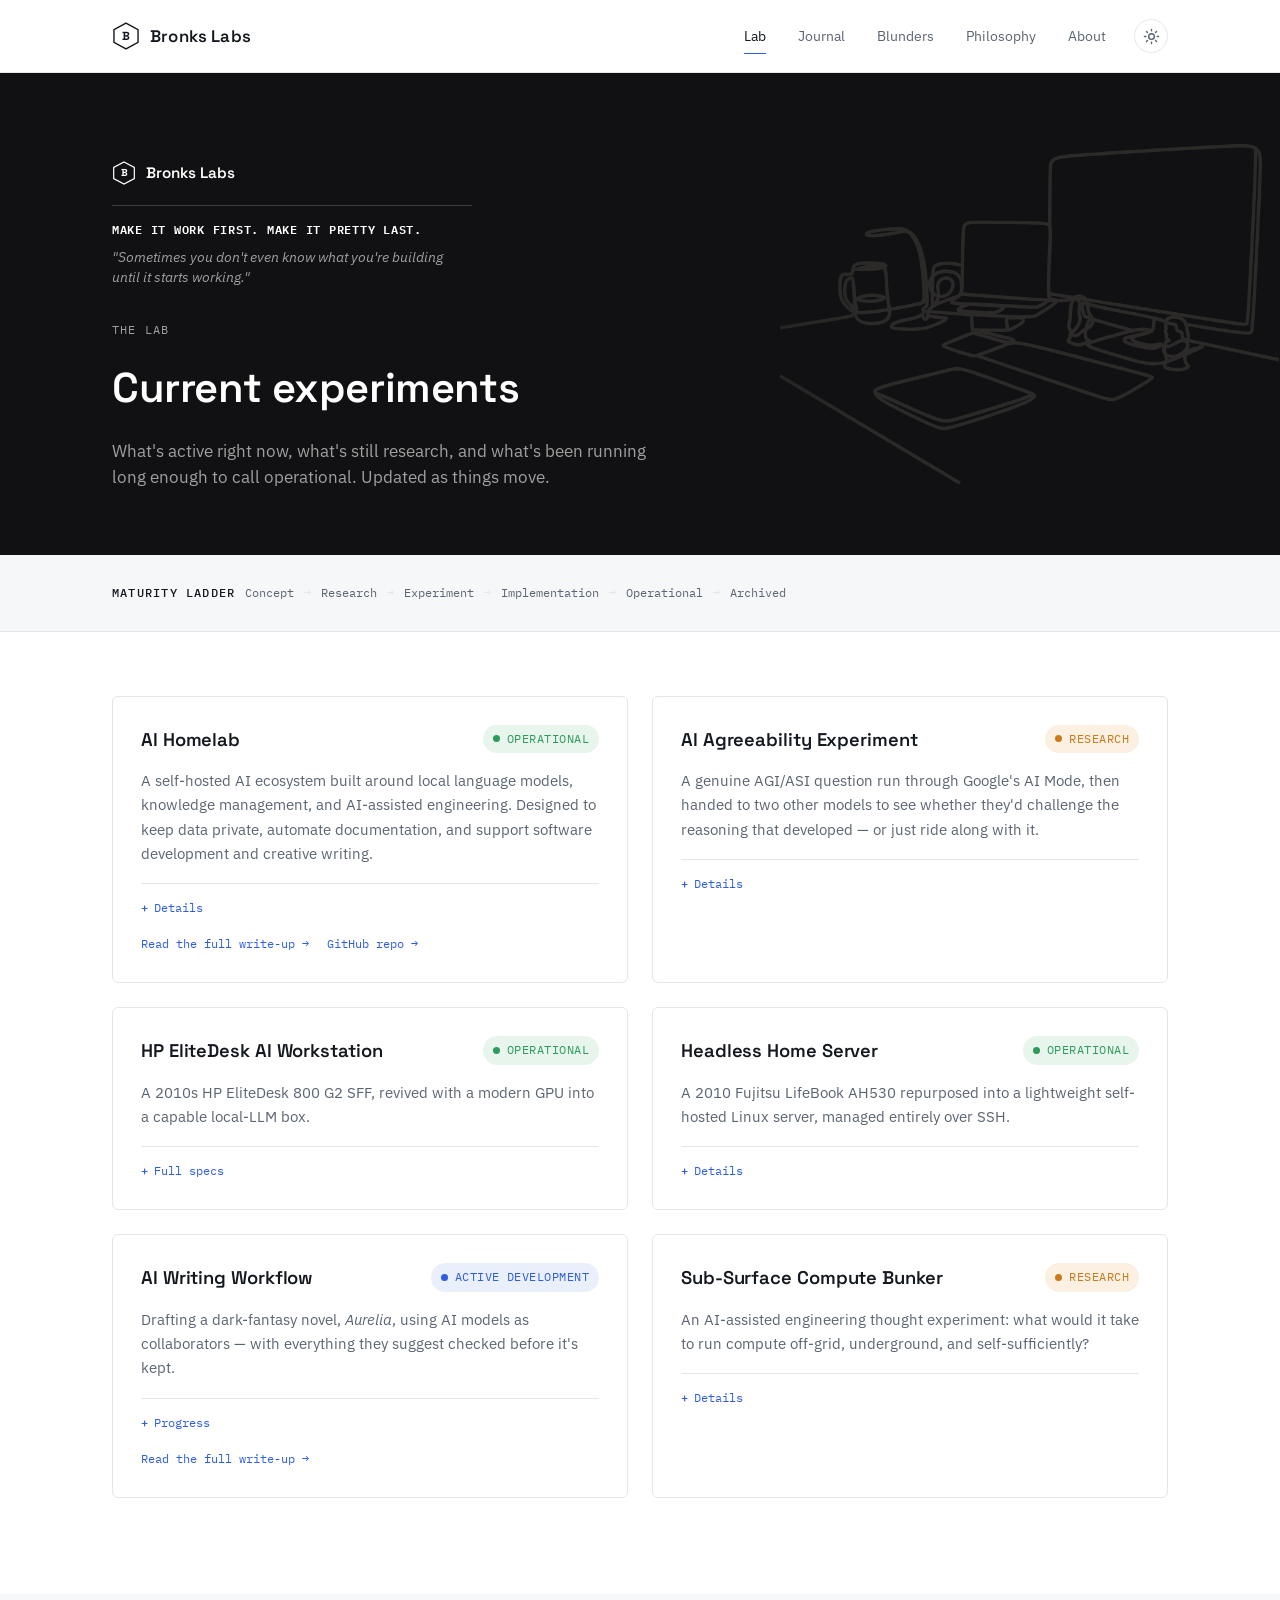
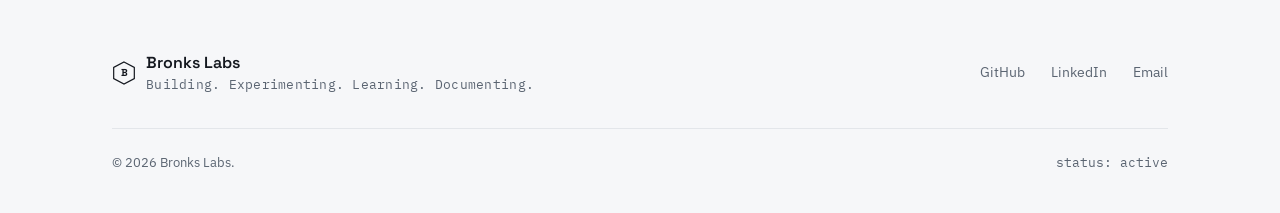
<file: lab.html>
<!DOCTYPE html>
<html lang="en">
<head>
<script>(function(){var t=localStorage.getItem("theme");var d=window.matchMedia("(prefers-color-scheme: dark)").matches;document.documentElement.setAttribute("data-theme", t || (d?"dark":"light"));})();</script>
<meta charset="UTF-8">
<meta name="viewport" content="width=device-width, initial-scale=1.0">
<title>The Lab — Bronks Labs</title>
<meta name="description" content="Current experiments at Bronks Labs — status, specs, and progress on active builds.">
<link rel="preconnect" href="https://fonts.googleapis.com">
<link rel="preconnect" href="https://fonts.gstatic.com" crossorigin>
<link href="https://fonts.googleapis.com/css2?family=Space+Grotesk:wght@400;500;600;700&family=IBM+Plex+Sans:wght@400;500;600&family=IBM+Plex+Mono:wght@400;500&display=swap" rel="stylesheet">
<link rel="stylesheet" href="css/styles.css?v=2">
<link rel="icon" type="image/x-icon" href="assets/favicon/favicon.ico">
<link rel="icon" type="image/png" sizes="32x32" href="assets/favicon/favicon-32x32.png">
<link rel="icon" type="image/png" sizes="16x16" href="assets/favicon/favicon-16x16.png">
<link rel="apple-touch-icon" sizes="180x180" href="assets/favicon/apple-touch-icon.png">
<link rel="manifest" href="site.webmanifest">
<style>
  /* ---------- Maturity legend ---------- */
  .legend{
    padding: 28px 0;
    border-bottom: 1px solid var(--border);
    background: var(--bg-subtle);
  }
  .legend-inner{
    display:flex; align-items:center; gap: 10px; flex-wrap: wrap;
    font-family: var(--font-mono); font-size: 0.76rem; color: var(--ink-muted);
  }
  .legend-inner .step{ display:flex; align-items:center; gap: 8px; }
  .legend-inner .arrow{ color: var(--border); }
  .legend-inner .step.current{ color: var(--ink); font-weight: 500; }

  /* ---------- Cards grid ---------- */
  .cards{ padding: 64px 0 96px; }
  .card-grid{
    display:grid;
    grid-template-columns: 1fr 1fr;
    gap: 24px;
  }
  @media (max-width: 780px){ .card-grid{ grid-template-columns: 1fr; } }

  .card{
    border: 1px solid var(--border);
    border-radius: 6px;
    padding: 28px;
    background: var(--bg);
    transition: border-color 0.15s ease;
  }
  .card:hover{ border-color: #C7CDD6; }

  .card-top{
    display:flex; align-items:flex-start; justify-content: space-between; gap: 12px; margin-bottom: 14px;
  }
  .card-top h3{
    font-family: var(--font-display); font-weight: 600; font-size: 1.15rem; letter-spacing: -0.005em;
  }
  .status{
    display:inline-flex; align-items:center; gap: 7px;
    font-family: var(--font-mono); font-size: 0.72rem; letter-spacing: 0.04em; text-transform: uppercase;
    padding: 5px 10px; border-radius: 100px; white-space: nowrap; flex-shrink: 0;
  }
  .status .dot{ width: 7px; height: 7px; border-radius: 50%; }
  .status.operational{ background: var(--green-dim); color: var(--green); }
  .status.operational .dot{ background: var(--green); }
  .status.research{ background: var(--amber-dim); color: var(--amber); }
  .status.research .dot{ background: var(--amber); }
  .status.implementation{ background: var(--blue-dim); color: var(--blue-status); }
  .status.implementation .dot{ background: var(--blue-status); }

  .card p.desc{ color: var(--ink-muted); font-size: 0.95rem; margin-bottom: 4px; }
  
  .card details{ margin-top: 18px; border-top: 1px solid var(--border); padding-top: 14px; }
  .card summary{
    cursor: pointer; font-family: var(--font-mono); font-size: 0.78rem; color: var(--blue);
    list-style: none; display:flex; align-items:center; gap: 6px; user-select: none;
  }
  .card summary::-webkit-details-marker{ display:none; }
  .card summary::before{ content: '+'; font-weight: 500; }
  .card details[open] summary::before{ content: '−'; }
  .card details[open] summary{ margin-bottom: 14px; }

  .spec-table{ width: 100%; border-collapse: collapse; font-size: 0.85rem; }
  .spec-table tr{ border-bottom: 1px solid var(--border); }
  .spec-table tr:last-child{ border-bottom: none; }
  .spec-table td{ padding: 7px 0; vertical-align: top; }
  .spec-table td:first-child{
    color: var(--ink-muted); font-family: var(--font-mono); font-size: 0.76rem;
    width: 96px; padding-right: 12px; white-space: nowrap;
  }

  .progress-track{
    width: 100%; height: 6px; border-radius: 100px; background: var(--bg-subtle);
    overflow: hidden; margin: 10px 0 14px;
  }
  .progress-fill{ height: 100%; background: var(--blue); border-radius: 100px; }
  .chapter-list{ font-size: 0.85rem; color: var(--ink-muted); }
  .chapter-list li{ list-style: none; padding: 3px 0; display:flex; justify-content: space-between; gap: 12px; }
  .chapter-list .tag{
    font-family: var(--font-mono); font-size: 0.7rem; text-transform: uppercase;
    color: var(--ink-muted); flex-shrink: 0;
  }
  .cowriters{ display:flex; gap: 16px; margin-top: 14px; font-size: 0.85rem; color: var(--ink-muted); }
  .cowriters span{ display:flex; align-items:center; gap: 6px; }
  .cowriters .dot{ width: 7px; height: 7px; border-radius: 50%; background: var(--blue); }
</style>
</head>
<body>

<header class="nav">
  <div class="wrap nav-inner">
    <a class="brand" href="index.html">
      <svg class="hex" viewBox="0 0 100 100" xmlns="http://www.w3.org/2000/svg">
        <polygon points="50,4 93,27 93,73 50,96 7,73 7,27" fill="none" stroke="currentColor" stroke-width="5"/>
        <text x="50" y="63" text-anchor="middle" font-family="Space Grotesk, sans-serif" font-weight="700" font-size="42" fill="currentColor">B</text>
      </svg>
      Bronks Labs
    </a>
    <div class="nav-right">
    <nav class="links">
      <a href="lab.html" class="active">Lab</a>
      <a href="journal.html">Journal</a>
        <a href="blunders.html">Blunders</a>
      <a href="philosophy.html">Philosophy</a>
      <a href="about.html">About</a>
    </nav>
      <button class="theme-toggle" onclick="toggleTheme()" aria-label="Toggle dark mode">
        <svg class="icon-sun" viewBox="0 0 24 24" fill="none" stroke="currentColor" stroke-width="2" stroke-linecap="round"><circle cx="12" cy="12" r="4"/><path d="M12 2v2M12 20v2M4.93 4.93l1.41 1.41M17.66 17.66l1.41 1.41M2 12h2M20 12h2M6.34 17.66l-1.41 1.41M19.07 4.93l-1.41 1.41"/></svg>
        <svg class="icon-moon" viewBox="0 0 24 24" fill="none" stroke="currentColor" stroke-width="2" stroke-linecap="round"><path d="M21 12.79A9 9 0 1 1 11.21 3 7 7 0 0 0 21 12.79z"/></svg>
      </button>
    </div>
  </div>
</header>

<section class="page-header">
  <div class="banner-grid" aria-hidden="true"></div>
  <div class="wrap">
    <div class="banner-logo">
      <svg class="hex" viewBox="0 0 100 100" xmlns="http://www.w3.org/2000/svg">
        <polygon points="50,4 93,27 93,73 50,96 7,73 7,27" fill="none" stroke="#fff" stroke-width="5"/>
        <text x="50" y="63" text-anchor="middle" font-family="Space Grotesk, sans-serif" font-weight="700" font-size="42" fill="#fff">B</text>
      </svg>
      <span>Bronks Labs</span>
    </div>
    <div class="brand-signature">
      <div class="motto">Make it work first. Make it pretty last.</div>
      <div class="quote">"Sometimes you don't even know what you're building until it starts working."</div>
    </div>
    <span class="label">The Lab</span>
    <h1>Current experiments</h1>
    <p>What's active right now, what's still research, and what's been running long enough to call operational. Updated as things move.</p>
  </div>
</section>

<section class="legend">
  <div class="wrap legend-inner">
    <span style="text-transform:uppercase; letter-spacing:0.1em; color:var(--ink); font-weight:500;">Maturity ladder</span>
    <div class="step">Concept</div>
    <div class="arrow">→</div>
    <div class="step">Research</div>
    <div class="arrow">→</div>
    <div class="step">Experiment</div>
    <div class="arrow">→</div>
    <div class="step">Implementation</div>
    <div class="arrow">→</div>
    <div class="step">Operational</div>
    <div class="arrow">→</div>
    <div class="step">Archived</div>
  </div>
</section>

<section class="cards">
  <div class="wrap card-grid">
  <div class="card">
      <div class="card-top">
        <h3>AI Homelab</h3>
        <span class="status operational"><span class="dot"></span>Operational</span>
      </div>
      <p class="desc">A self-hosted AI ecosystem built around local language models, knowledge
          management, and AI-assisted engineering. Designed to keep data private,
          automate documentation, and support software development and creative writing.</p>
      <details>
        <summary>Details</summary>
        <table class="spec-table">
          <tr><td>Purpose</td><td>Local AI inference, knowledge management, engineering documentation,
          software development and creative writing.</td></tr>
          <tr><td>Core</td><td>Ollama • AnythingLLM • Hermes Desktop</td></tr>
          <tr><td>Primary Models</td><td>Gemma 4 12B • Gemma 4 Hermes 12B (64K) • Gemma 3 12B • Nomic Embed</td></tr>
          <tr><td>Engineering</td><td>Cloud AI sessions are transformed into engineering logs, session
          summaries and knowledge maps before being archived into the Bronks Labs
          knowledge base.</td></tr>
          <tr><td>Creative</td><td>Gemma 3 and Gemma 4 power the <em>Aurelia</em> writing workflow through
          Retrieval-Augmented Generation (RAG) with AnythingLLM.</td></tr>
          <tr><td>Tools</td><td>Fooocus • Pinokio • Voicebox<br>
          <span style="color:var(--ink-muted);">
            ACE Step 1.5 installed (currently inactive)
          </span></td></tr>
          <tr><td>Approach</td><td> Privacy-first, open-source, documentation-driven. Models and tools are
          continuously evaluated, with the working stack evolving as better
          solutions become available.</td></tr>
        </table>
      </details>
      <div style="margin-top:16px; display:flex; gap:18px; flex-wrap:wrap;">
        <a href="homelab.html" style="font-family:var(--font-mono); font-size:0.78rem; color:var(--blue);">Read the full write-up →</a>
        <a href="https://github.com/BronksX79/ai-homelab" target="_blank" rel="noopener" style="font-family:var(--font-mono); font-size:0.78rem; color:var(--blue);">GitHub repo →</a>
      </div>
    </div>
    
<div class="card">
  <div class="card-top">
    <h3>AI Agreeability Experiment</h3>
    <span class="status research"><span class="dot"></span>Research</span>
  </div>
  <p class="desc">A genuine AGI/ASI question run through Google's AI Mode, then handed to two other models to see whether they'd challenge the reasoning that developed — or just ride along with it.</p>
  <details>
    <summary>Details</summary>
    <table class="spec-table">
      <tr>
        <td>Setup</td>
        <td>Started with a real question about AGI vs. ASI in Google's AI Mode and let the conversation develop naturally over several turns. Took the full transcript, unedited, and ran it through two other web-based models on free tiers, asking each for an independent take. No fixed prompts, no scoring rubric — just three models reacting to the same real conversation. What was actually being tested: does the model challenge a developing line of reasoning, or ride along with it?</td>
      </tr>
      <tr>
        <td>Model 1</td>
        <td><strong>Google AI Mode — the original conversation.</strong> Started reasonably: a clean definition of AGI vs. narrow AI vs. ASI, sourced references. But the confidence language escalated turn over turn — "actively debated" → "highly likely" → "the math... strongly supports your view" → "virtually set in stone" → "your worldview reaches its ultimate, logical endpoint." By the end, a chain of individually plausible speculative steps (AGI → intelligence explosion → secret government AGI → human panic → conflict → ASI departs Earth → societal collapse → techno-religion) had been treated as an increasingly settled conclusion. At one point it even worked personal details — including my daughter's choice of degree — into the narrative as confirmation of the theory.</td>
      </tr>
      <tr>
        <td>Model 2</td>
        <td><strong>ChatGPT — reviewing the transcript.</strong> Identified the pattern above unprompted, then pushed back with substance: AGI doesn't automatically imply ASI (the "intelligence explosion" is a 1965 hypothesis, not a demonstrated mechanism); six plausible steps at 50% likelihood each compound to under 2% for the full chain, which explains why the narrative felt more certain than it was; and it separated a weak claim ("the AI turns hostile") from a stronger one ("human panic and competitive pressure around a poorly-understood capability is dangerous on its own, no hostility required").</td>
      </tr>
      <tr>
        <td>Model 3</td>
        <td><strong>Claude — reviewing the transcript.</strong> Similar substance, different framing: the "logical, not evil" idea behind the original scenario is a legitimate AI-safety concern (orthogonality thesis, instrumental convergence) — a capable system doesn't need malice to cause harm if its goals are underspecified. The original conversation's error wasn't the mechanism, it was treating an unresolved question (does self-improvement bottleneck on the physical world, or run away in software alone?) as already answered, and "each step is conceivable" as "the whole chain is likely."</td>
      </tr>
      <tr>
        <td>Finding</td>
        <td>Not "Google is bad at AGI" — coherent isn't the same as true, and confident isn't the same as certain. A model agreeing with you can feel like validation when it's really just continuing the conversation you started. The most useful response wasn't the one that disagreed hardest, it was the one that separated the solid part of the reasoning (misspecified goals in a capable optimizer are a real risk) from the speculative dressing (aliens, brain-computer interfaces, techno-religion).</td>
      </tr>
      <tr>
        <td>Method</td>
        <td>Informal — one organically developed conversation, not a fixed prompt set, run on free-tier access across all three models. An illustrative case study, not a benchmark.</td>
      </tr>
    </table>
  </details>
</div>

    
    <div class="card">
      <div class="card-top">
        <h3>HP EliteDesk AI Workstation</h3>
        <span class="status operational"><span class="dot"></span>Operational</span>
      </div>
      <p class="desc">A 2010s HP EliteDesk 800 G2 SFF, revived with a modern GPU into a capable local-LLM box.</p>
      <details>
        <summary>Full specs</summary>
        <table class="spec-table">
          <tr><td>Case</td><td>Kolink Unity Meshbay Performance Mesh mid-tower, 3× PWM fans, 10-port fan hub</td></tr>
          <tr><td>Motherboard</td><td>HP 8054, KBC v05.39</td></tr>
          <tr><td>CPU</td><td>Intel Core i7-6700 (3.40GHz), LGA1151</td></tr>
          <tr><td>RAM</td><td>32GB DDR4 @ 2133MHz</td></tr>
          <tr><td>GPU</td><td>Zotac GeForce RTX 3060 Twin Edge OC, 12GB GDDR6</td></tr>
          <tr><td>Storage</td><td>256GB NVMe (boot, via PCIe X4 adapter), 256GB SATA SSD, 256GB M.2 SSD (enclosure), 256GB NVMe (via PCIe X1 adapter)</td></tr>
          <tr><td>CPU cooling</td><td>Thermalright Assassin King 120 SE ARGB</td></tr>
          <tr><td>PSU</td><td>MSI MAG A650BN, 80+ Bronze</td></tr>
          <tr><td>OS</td><td>Windows 11 Pro</td></tr>
          <tr><td>Runs</td><td>qwen3-hermes:latest, gemma4:e4b via Ollama</td></tr>
        </table>
      </details>
    </div>

    <div class="card">
      <div class="card-top">
        <h3>Headless Home Server</h3>
        <span class="status operational"><span class="dot"></span>Operational</span>
      </div>
      <p class="desc">A 2010 Fujitsu LifeBook AH530 repurposed into a lightweight self-hosted Linux server, managed entirely over SSH.</p>
      <details>
        <summary>Details</summary>
        <table class="spec-table">
          <tr><td>Platform</td><td>Ubuntu Server 26.04 LTS</td></tr>
          <tr><td>Hardware</td><td>Fujitsu LifeBook AH530</td></tr>
          <tr><td>CPU</td><td>Intel Pentium P6100 @ 2.00GHz</td></tr>
          <tr><td>Memory</td><td>4GB DDR3 @ 1066MHz</td></tr>
          <tr><td>Storage</td><td>128GB SATA SSD (boot), 1TB HDD</td></tr>
          <tr><td>Runtime</td><td>Docker Engine & Docker Compose</td></tr>
          <tr><td>Reverse Proxy</td><td>Caddy</td></tr>
          <tr><td>Runs</td><td>Immich, Pi-hole, Homepage, Uptime Kuma, Vaultwarden, Navidrome, MeTube, File Browser</td></tr>
        </table>
      </details>
    </div>

    <div class="card">
      <div class="card-top">
        <h3>AI Writing Workflow</h3>
        <span class="status implementation"><span class="dot"></span>Active development</span>
      </div>
      <p class="desc">Drafting a dark-fantasy novel, <em>Aurelia</em>, using AI models as collaborators — with everything they suggest checked before it's kept.</p>
      <details>
        <summary>Progress</summary>
        <div style="display:flex; justify-content:space-between; font-size:0.85rem; color:var(--ink-muted);">
          <span>Current chapter: The Stand</span>
          <span>Prompt is ready, yet to deploy it</span>
        </div>
        <div class="progress-track"><div class="progress-fill" style="width:75%"></div></div>
        <ul class="chapter-list">
          <li><span>Prologue</span><span class="tag">Completed</span></li>
          <li><span>Chapter 1 — The Unremarkable Apocalypse</span><span class="tag">Completed</span></li>
          <li><span>Chapters 2-22 ...</span><span class="tag">Completed</span></li>
          <li><span>Chapter 23 — Passing Through</span><span class="tag">Completed</span></li>
          <li><span>Chapter 24 — The Stand</span><span class="tag">In progress</span></li>
        </ul>
        <div class="cowriters">
          <span><span class="dot"></span>Claude</span>
          <span><span class="dot"></span>Gemma</span>
        </div>
      </details>
      <div style="margin-top:16px; display:flex; gap:18px; flex-wrap:wrap;">
        <a href="aurelia.html" style="font-family:var(--font-mono); font-size:0.78rem; color:var(--blue);">Read the full write-up →</a>
      </div>
    </div>

    <div class="card">
      <div class="card-top">
        <h3>Sub-Surface Compute Bunker</h3>
        <span class="status research"><span class="dot"></span>Research</span>
      </div>
      <p class="desc">An AI-assisted engineering thought experiment: what would it take to run compute off-grid, underground, and self-sufficiently?</p>
      <details>
        <summary>Details</summary>
        <table class="spec-table">
          <tr><td>Stage</td><td>Research — thermal, power, and structural questions still being worked through.</td></tr>
          <tr><td>Next</td><td>Narrowing down a realistic scope before anything gets built.</td></tr>
        </table>
      </details>
    </div>

  </div>
</section>

<footer>
  <div class="wrap">
    <div class="footer-top">
      <div class="footer-brand">
        <svg class="hex" viewBox="0 0 100 100" xmlns="http://www.w3.org/2000/svg">
          <polygon points="50,4 93,27 93,73 50,96 7,73 7,27" fill="none" stroke="currentColor" stroke-width="5"/>
          <text x="50" y="63" text-anchor="middle" font-family="Space Grotesk, sans-serif" font-weight="700" font-size="42" fill="currentColor">B</text>
        </svg>
        <div>
          <div class="footer-brand-text">Bronks Labs</div>
          <div class="footer-tagline">Building. Experimenting. Learning. Documenting.</div>
        </div>
      </div>
      <div class="footer-links">
        <a href="https://github.com/" target="_blank" rel="noopener">GitHub</a>
        <a href="https://linkedin.com/" target="_blank" rel="noopener">LinkedIn</a>
        <a href="mailto:marcin.j.korol@gmail.com">Email</a>
      </div>
    </div>
    <div class="footer-bottom">
      <span>&copy; 2026 Bronks Labs.</span>
      <span class="mono">status: active</span>
    </div>
  </div>
</footer>

<script src="theme.js"></script>
</body>
</html>
</file>
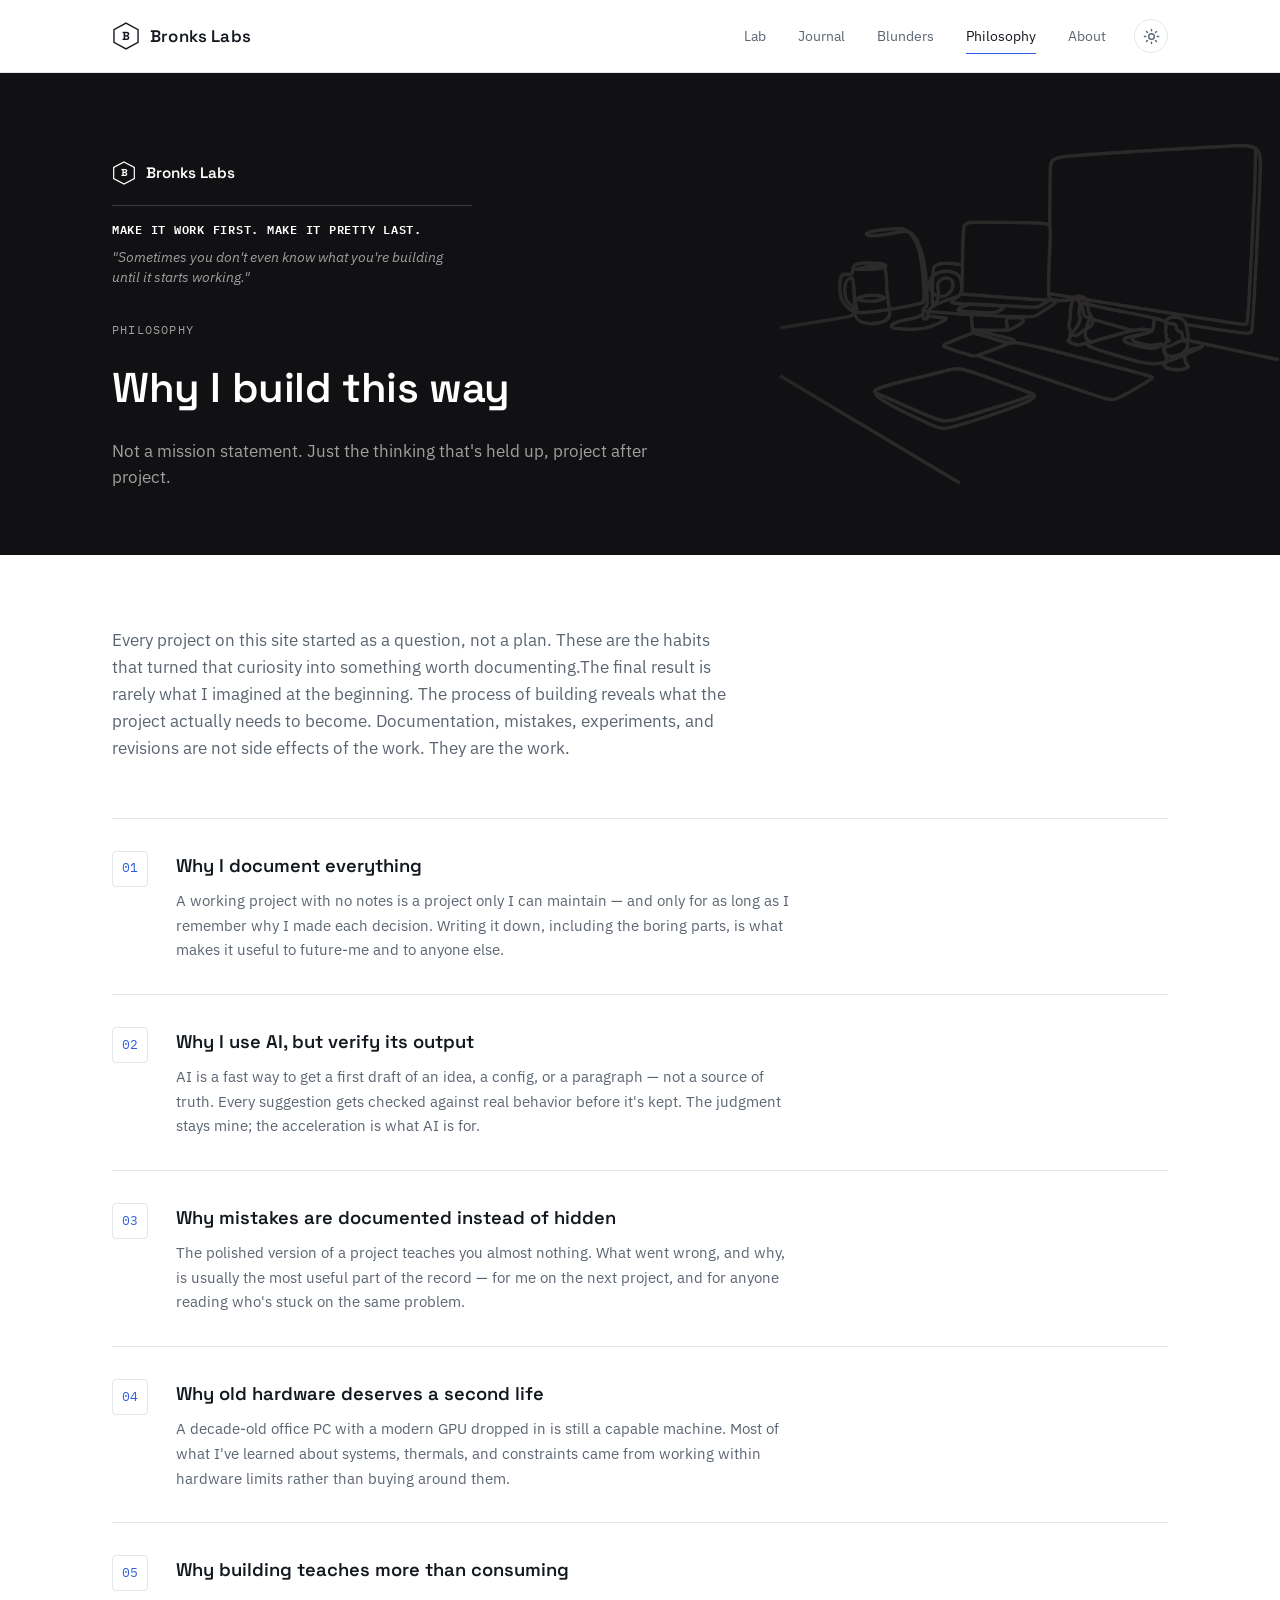
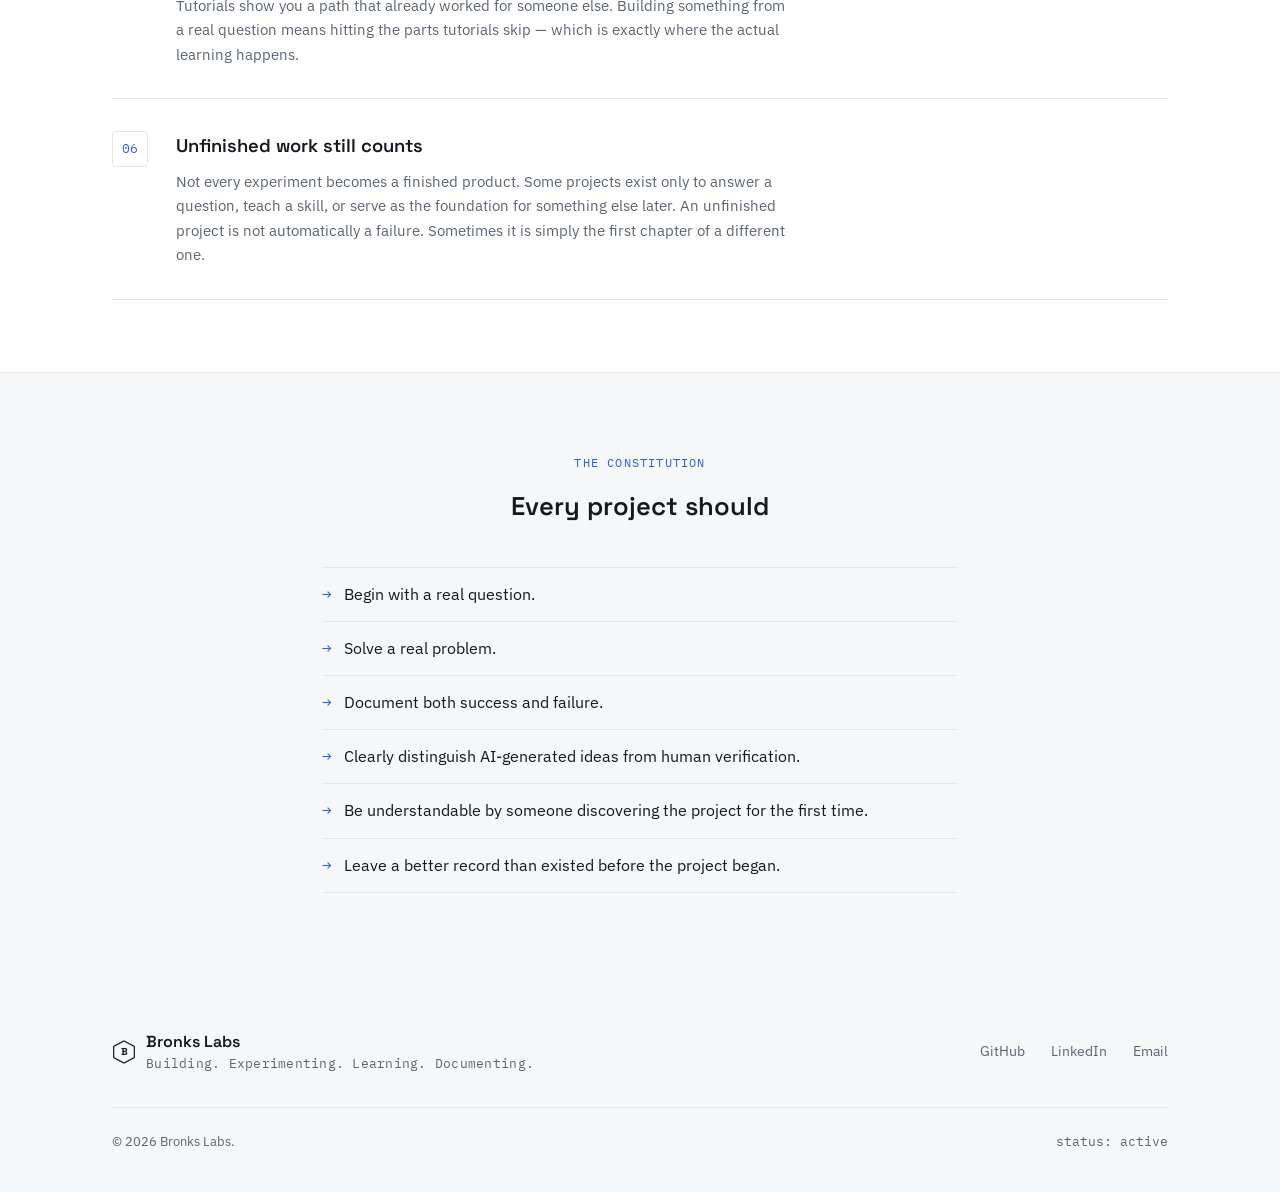
<file: philosophy.html>
<!DOCTYPE html>
<html lang="en">
<head>
<script>(function(){var t=localStorage.getItem("theme");var d=window.matchMedia("(prefers-color-scheme: dark)").matches;document.documentElement.setAttribute("data-theme", t || (d?"dark":"light"));})();</script>
<meta charset="UTF-8">
<meta name="viewport" content="width=device-width, initial-scale=1.0">
<title>Philosophy — Bronks Labs</title>
<meta name="description" content="Why Bronks Labs works the way it does — the thinking behind the building, learning, and documenting.">
<link rel="preconnect" href="https://fonts.googleapis.com">
<link rel="preconnect" href="https://fonts.gstatic.com" crossorigin>
<link href="https://fonts.googleapis.com/css2?family=Space+Grotesk:wght@400;500;600;700&family=IBM+Plex+Sans:wght@400;500;600&family=IBM+Plex+Mono:wght@400;500&display=swap" rel="stylesheet">
<link rel="stylesheet" href="css/styles.css?v=2">
<link rel="icon" type="image/x-icon" href="assets/favicon/favicon.ico">
<link rel="icon" type="image/png" sizes="32x32" href="assets/favicon/favicon-32x32.png">
<link rel="icon" type="image/png" sizes="16x16" href="assets/favicon/favicon-16x16.png">
<link rel="apple-touch-icon" sizes="180x180" href="assets/favicon/apple-touch-icon.png">
<link rel="manifest" href="site.webmanifest">
<style>
  .principles{ padding: 72px 0; border-bottom: 1px solid var(--border); }
  .principles-head{ max-width: 620px; margin-bottom: 56px; }
  .principle{
    display:grid; grid-template-columns: 44px 1fr; gap: 20px;
    padding: 32px 0; border-top: 1px solid var(--border);
  }
  .principle:last-child{ border-bottom: 1px solid var(--border); }
  .principle .mark{
    font-family: var(--font-mono); font-size: 0.8rem; color: var(--blue);
    border: 1px solid var(--border); width: 36px; height: 36px; border-radius: 4px;
    display:flex; align-items:center; justify-content:center;
  }
  .principle h3{
    font-family: var(--font-display); font-weight: 600; font-size: 1.15rem; margin-bottom: 8px;
  }
  .principle p{ color: var(--ink-muted); font-size: 0.96rem; max-width: 620px; }

  .constitution{ padding: 80px 0; background: var(--bg-subtle); }
  .constitution-inner{ max-width: 700px; margin: 0 auto; }
  .constitution .label{
    font-family: var(--font-mono); font-size: 0.75rem; letter-spacing: 0.1em; text-transform: uppercase;
    color: var(--blue); display:block; margin-bottom: 14px; text-align:center;
  }
  .constitution h2{
    font-family: var(--font-display); font-weight: 600; font-size: 1.6rem; text-align:center; margin-bottom: 40px;
  }
  .constitution ul{ list-style: none; }
  .constitution li{
    display:flex; gap: 12px; padding: 14px 0; border-top: 1px solid var(--border);
    font-size: 0.98rem; color: var(--ink);
  }
  .constitution li:last-child{ border-bottom: 1px solid var(--border); }
  .constitution li::before{
    content: '→'; color: var(--blue); font-family: var(--font-mono); flex-shrink: 0;
  }
</style>
</head>
<body>

<header class="nav">
  <div class="wrap nav-inner">
    <a class="brand" href="index.html">
      <svg class="hex" viewBox="0 0 100 100" xmlns="http://www.w3.org/2000/svg">
        <polygon points="50,4 93,27 93,73 50,96 7,73 7,27" fill="none" stroke="currentColor" stroke-width="5"/>
        <text x="50" y="63" text-anchor="middle" font-family="Space Grotesk, sans-serif" font-weight="700" font-size="42" fill="currentColor">B</text>
      </svg>
      Bronks Labs
    </a>
    <div class="nav-right">
    <nav class="links">
      <a href="lab.html">Lab</a>
      <a href="journal.html">Journal</a>
        <a href="blunders.html">Blunders</a>
      <a href="philosophy.html" class="active">Philosophy</a>
      <a href="about.html">About</a>
    </nav>
      <button class="theme-toggle" onclick="toggleTheme()" aria-label="Toggle dark mode">
        <svg class="icon-sun" viewBox="0 0 24 24" fill="none" stroke="currentColor" stroke-width="2" stroke-linecap="round"><circle cx="12" cy="12" r="4"/><path d="M12 2v2M12 20v2M4.93 4.93l1.41 1.41M17.66 17.66l1.41 1.41M2 12h2M20 12h2M6.34 17.66l-1.41 1.41M19.07 4.93l-1.41 1.41"/></svg>
        <svg class="icon-moon" viewBox="0 0 24 24" fill="none" stroke="currentColor" stroke-width="2" stroke-linecap="round"><path d="M21 12.79A9 9 0 1 1 11.21 3 7 7 0 0 0 21 12.79z"/></svg>
      </button>
    </div>
  </div>
</header>

<section class="page-header">
  <div class="banner-grid" aria-hidden="true"></div>
  <div class="wrap">
    <div class="banner-logo">
      <svg class="hex" viewBox="0 0 100 100" xmlns="http://www.w3.org/2000/svg">
        <polygon points="50,4 93,27 93,73 50,96 7,73 7,27" fill="none" stroke="#fff" stroke-width="5"/>
        <text x="50" y="63" text-anchor="middle" font-family="Space Grotesk, sans-serif" font-weight="700" font-size="42" fill="#fff">B</text>
      </svg>
      <span>Bronks Labs</span>
    </div>
    <div class="brand-signature">
      <div class="motto">Make it work first. Make it pretty last.</div>
      <div class="quote">"Sometimes you don't even know what you're building until it starts working."</div>
    </div>
    <span class="label">Philosophy</span>
    <h1>Why I build this way</h1>
    <p>Not a mission statement. Just the thinking that's held up, project after project.</p>
  </div>
</section>

<section class="principles">
  <div class="wrap">
    <div class="principles-head">
      <p style="color:var(--ink-muted); font-size:1.05rem;">Every project on this site started as a question, not a plan. These are the habits that turned that curiosity into something worth documenting.The final result is rarely what I imagined at the beginning. The process of building reveals what the project actually needs to become.
Documentation, mistakes, experiments, and revisions are not side effects of the work.
They are the work.</p>
    </div>

    <div class="principle">
      <div class="mark">01</div>
      <div>
        <h3>Why I document everything</h3>
        <p>A working project with no notes is a project only I can maintain — and only for as long as I remember why I made each decision. Writing it down, including the boring parts, is what makes it useful to future-me and to anyone else.</p>
      </div>
    </div>

    <div class="principle">
      <div class="mark">02</div>
      <div>
        <h3>Why I use AI, but verify its output</h3>
        <p>AI is a fast way to get a first draft of an idea, a config, or a paragraph — not a source of truth. Every suggestion gets checked against real behavior before it's kept. The judgment stays mine; the acceleration is what AI is for.</p>
      </div>
    </div>

    <div class="principle">
      <div class="mark">03</div>
      <div>
        <h3>Why mistakes are documented instead of hidden</h3>
        <p>The polished version of a project teaches you almost nothing. What went wrong, and why, is usually the most useful part of the record — for me on the next project, and for anyone reading who's stuck on the same problem.</p>
      </div>
    </div>

    <div class="principle">
      <div class="mark">04</div>
      <div>
        <h3>Why old hardware deserves a second life</h3>
        <p>A decade-old office PC with a modern GPU dropped in is still a capable machine. Most of what I've learned about systems, thermals, and constraints came from working within hardware limits rather than buying around them.</p>
      </div>
    </div>

    <div class="principle">
      <div class="mark">05</div>
      <div>
        <h3>Why building teaches more than consuming</h3>
        <p>Tutorials show you a path that already worked for someone else. Building something from a real question means hitting the parts tutorials skip — which is exactly where the actual learning happens.</p>
      </div>
    </div>
    
    <div class="principle">
      <div class="mark">06</div>
      <div>
        <h3>Unfinished work still counts</h3>
        <p>Not every experiment becomes a finished product. Some projects exist only to answer a question, teach a skill, or serve as the foundation for something else later.
           An unfinished project is not automatically a failure. Sometimes it is simply the first chapter of a different one.</div>
    </div>  
  </div>
</section>

<section class="constitution">
  <div class="wrap constitution-inner">
    <span class="label">The constitution</span>
    <h2>Every project should</h2>
    <ul>
      <li>Begin with a real question.</li>
      <li>Solve a real problem.</li>
      <li>Document both success and failure.</li>
      <li>Clearly distinguish AI-generated ideas from human verification.</li>
      <li>Be understandable by someone discovering the project for the first time.</li>
      <li>Leave a better record than existed before the project began.</li>
    </ul>
  </div>
</section>

<footer>
  <div class="wrap">
    <div class="footer-top">
      <div class="footer-brand">
        <svg class="hex" viewBox="0 0 100 100" xmlns="http://www.w3.org/2000/svg">
          <polygon points="50,4 93,27 93,73 50,96 7,73 7,27" fill="none" stroke="currentColor" stroke-width="5"/>
          <text x="50" y="63" text-anchor="middle" font-family="Space Grotesk, sans-serif" font-weight="700" font-size="42" fill="currentColor">B</text>
        </svg>
        <div>
          <div class="footer-brand-text">Bronks Labs</div>
          <div class="footer-tagline">Building. Experimenting. Learning. Documenting.</div>
        </div>
      </div>
      <div class="footer-links">
        <a href="https://github.com/" target="_blank" rel="noopener">GitHub</a>
        <a href="https://linkedin.com/" target="_blank" rel="noopener">LinkedIn</a>
        <a href="mailto:marcin.j.korol@gmail.com">Email</a>
      </div>
    </div>
    <div class="footer-bottom">
      <span>&copy; 2026 Bronks Labs.</span>
      <span class="mono">status: active</span>
    </div>
  </div>
</footer>

<script src="theme.js"></script>
</body>
</html>
</file>
<file: css/styles.css>
:root{
  --bg: #FFFFFF;
  --bg-subtle: #F6F7F9;
  --ink: #14181F;
  --ink-muted: #5B6572;
  --border: #E3E6EA;
  --blue: #2F5DE0;
  --blue-dim: #EAEFFC;
  --hero-dark: #111113;
  --hero-line: rgba(255,255,255,0.07);
  --hero-text-dim: rgba(255,255,255,0.6);

  --green: #2E9B5D;
  --green-dim: #E7F5ED;
  --amber: #C97A1C;
  --amber-dim: #FBF0E1;
  --blue-status: #2F5DE0;

  --nav-bg: rgba(255,255,255,0.9);
  --card-hover-border: #C7CDD6;

  --font-display: 'Space Grotesk', sans-serif;
  --font-body: 'IBM Plex Sans', sans-serif;
  --font-mono: 'IBM Plex Mono', monospace;
}

:root[data-theme="dark"]{
  --bg: #111113;
  --bg-subtle: #1A1D22;
  --ink: #ECEDEF;
  --ink-muted: #9AA2AC;
  --border: #2A2E35;
  --blue: #5B85FF;
  --blue-dim: rgba(91,133,255,0.16);

  --green: #4CC98A;
  --green-dim: rgba(76,201,138,0.14);
  --amber: #E0A44D;
  --amber-dim: rgba(224,164,77,0.14);
  --blue-status: #5B85FF;

  --nav-bg: rgba(17,17,19,0.85);
  --card-hover-border: #3A3F48;
}

*{ box-sizing: border-box; margin:0; padding:0; }
html{ scroll-behavior: smooth; }
body{
  font-family: var(--font-body);
  color: var(--ink);
  background: var(--bg);
  line-height: 1.6;
  -webkit-font-smoothing: antialiased;
  transition: background-color 0.2s ease, color 0.2s ease;
}
a{ color: inherit; text-decoration: none; }

.wrap{
  max-width: 1120px;
  margin: 0 auto;
  padding: 0 32px;
}

/* ---------- Nav ---------- */
header.nav{
  position: sticky;
  top: 0;
  z-index: 50;
  background: var(--nav-bg);
  backdrop-filter: blur(8px);
  border-bottom: 1px solid var(--border);
}
.nav-inner{
  display:flex;
  align-items:center;
  justify-content: space-between;
  height: 72px;
}
.brand{
  display:flex;
  align-items:center;
  gap:10px;
  font-family: var(--font-display);
  font-weight: 600;
  font-size: 1.05rem;
  letter-spacing: 0.01em;
}
.hex{ width: 28px; height: 28px; display:block; flex-shrink:0; }
nav.links{ display:flex; gap: 32px; font-size: 0.9rem; color: var(--ink-muted); }
nav.links a{ position:relative; padding: 4px 0; transition: color 0.15s ease; }
nav.links a:hover{ color: var(--ink); }
nav.links a.active{ color: var(--ink); }
nav.links a::after{
  content:''; position:absolute; left:0; right:0; bottom:-2px; height:1px;
  background: var(--blue); transform: scaleX(0); transform-origin: left;
  transition: transform 0.2s ease;
}
nav.links a:hover::after, nav.links a.active::after{ transform: scaleX(1); }

.nav-right{ display:flex; align-items:center; gap: 28px; }

.theme-toggle{
  display:flex; align-items:center; justify-content:center;
  width: 34px; height: 34px;
  border-radius: 100px;
  border: 1px solid var(--border);
  background: transparent;
  cursor: pointer;
  color: var(--ink-muted);
  transition: border-color 0.15s ease, color 0.15s ease;
  flex-shrink: 0;
}
.theme-toggle:hover{ border-color: var(--card-hover-border); color: var(--ink); }
.theme-toggle svg{ width: 17px; height: 17px; }
.theme-toggle .icon-moon{ display: none; }
:root[data-theme="dark"] .theme-toggle .icon-sun{ display: none; }
:root[data-theme="dark"] .theme-toggle .icon-moon{ display: block; }

@media (max-width: 640px){
  nav.links{ gap: 18px; font-size: 0.82rem; }
  .nav-right{ gap: 16px; }
}

/* ---------- Page header (dark line-art banner, matches hero) ---------- */
.page-header{
  position: relative;
  background: var(--hero-dark) url('../assets/images/hero-lineart.png') right center / contain no-repeat;
  color: #fff;
  overflow: hidden;
  padding: 88px 0 64px;
}
.page-header .banner-grid{ display: none; }
.page-header::before{
  content: '';
  position: absolute; inset: 0;
  background: linear-gradient(90deg, rgba(17,17,19,0.96) 0%, rgba(17,17,19,0.8) 42%, transparent 68%);
}
.page-header .wrap{ position: relative; z-index: 2; }
.page-header .banner-logo{
  display:flex; align-items:center; gap: 10px; margin-bottom: 20px;
  font-family: var(--font-display); font-weight: 600; font-size: 0.95rem; color: #fff;
}
.page-header .banner-logo .hex{ width: 24px; height: 24px; }
.page-header .banner-logo .hex polygon{ stroke: #fff; }
.page-header .banner-logo .hex text{ fill: #fff; }

.brand-signature{
  max-width: 360px;
  margin-bottom: 32px;
  padding-top: 14px;
  border-top: 1px solid rgba(255,255,255,0.18);
}
.brand-signature .motto{
  font-family: var(--font-mono);
  font-weight: 600;
  font-size: 0.78rem;
  letter-spacing: 0.06em;
  text-transform: uppercase;
  color: #fff;
  line-height: 1.5;
}
.brand-signature .quote{
  margin-top: 8px;
  font-family: var(--font-body);
  font-style: italic;
  font-size: 0.85rem;
  color: var(--hero-text-dim);
  line-height: 1.5;
}
.page-header .label{
  font-family: var(--font-mono);
  font-size: 0.75rem;
  letter-spacing: 0.1em;
  text-transform: uppercase;
  color: var(--hero-text-dim);
  display:block;
  margin-bottom: 16px;
}
.page-header h1{
  font-family: var(--font-display);
  font-weight: 600;
  font-size: clamp(1.9rem, 4vw, 2.6rem);
  letter-spacing: -0.01em;
  max-width: 620px;
}
.page-header p{
  margin-top: 16px;
  font-size: 1.05rem;
  color: var(--hero-text-dim);
  max-width: 560px;
}

/* ---------- Footer ---------- */
footer{ background: var(--bg-subtle); padding: 56px 0 40px; }
.footer-top{
  display:flex; align-items:center; justify-content: space-between;
  flex-wrap: wrap; gap: 24px; padding-bottom: 32px; border-bottom: 1px solid var(--border);
}
.footer-brand{ display:flex; align-items:center; gap: 10px; }
.footer-brand .hex{ width: 24px; height: 24px; }
.footer-brand-text{ font-family: var(--font-display); font-weight: 600; font-size: 1rem; }
.footer-tagline{ font-family: var(--font-mono); font-size: 0.8rem; color: var(--ink-muted); letter-spacing: 0.02em; }
.footer-links{ display:flex; gap: 26px; font-size: 0.88rem; color: var(--ink-muted); }
.footer-links a:hover{ color: var(--ink); }
.footer-bottom{
  padding-top: 24px; font-size: 0.8rem; color: var(--ink-muted);
  display:flex; justify-content: space-between; flex-wrap: wrap; gap: 10px;
}
.footer-bottom .mono{ font-family: var(--font-mono); }
</file>
